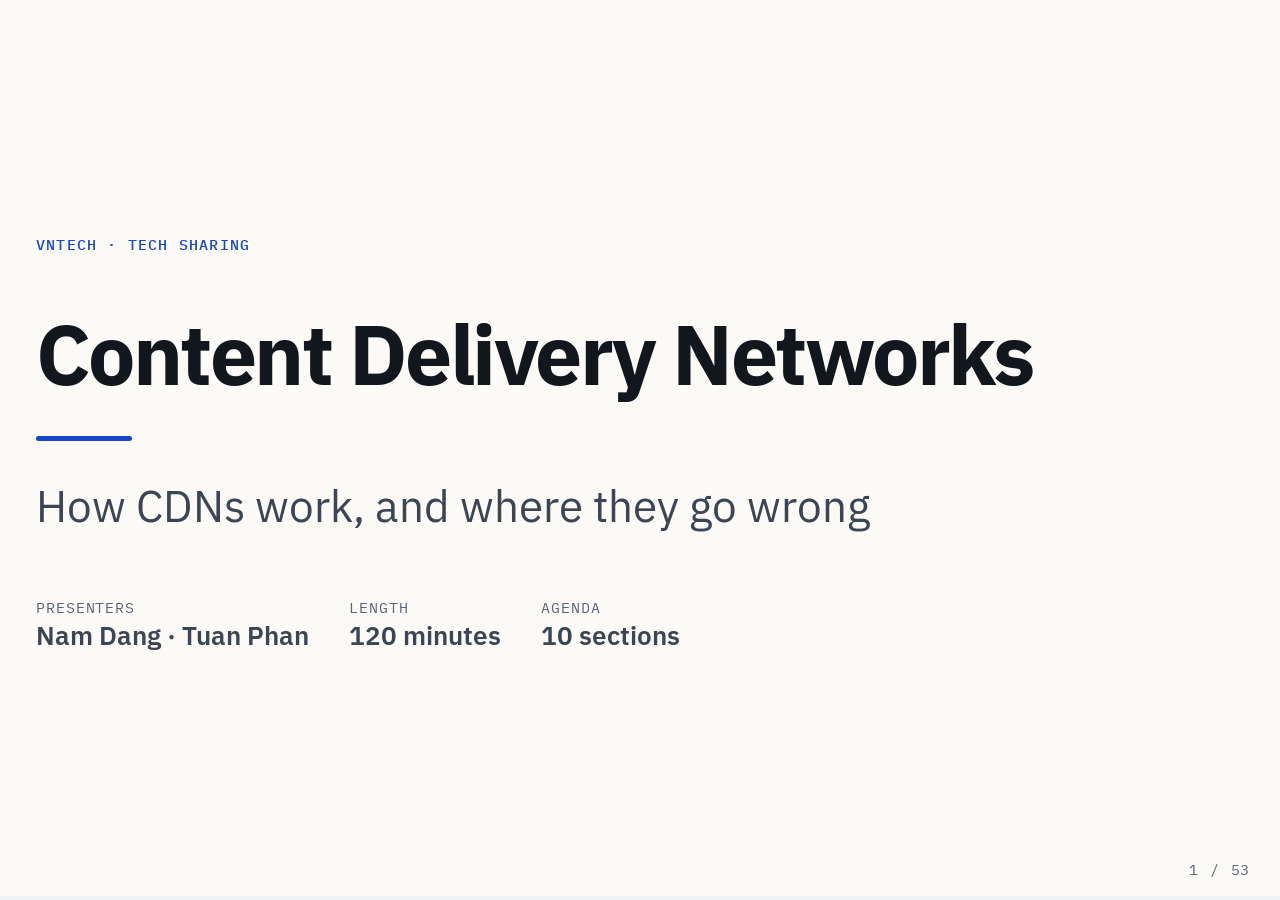
<file: deck/index.html>
<!doctype html>
<html lang="en" data-theme="light">
<head>
  <meta charset="utf-8" />
  <meta name="viewport" content="width=device-width, initial-scale=1" />
  <title>Content Delivery Networks</title>
  <link rel="icon" href="data:," />
  <link rel="stylesheet" href="vendor/reveal.js/reset.css" />
  <link rel="stylesheet" href="vendor/reveal.js/reveal.css" />
  <link rel="stylesheet" href="css/deck.css" />
  <script src="js/deck.js"></script>
</head>
<body>

<!-- ======================================================================
     ICON SPRITE: one set, 24×24 grid, stroke only. Reuse with
     <svg class="icon"><use href="#i-name"/></svg>
     ====================================================================== -->
<svg class="sprite" xmlns="http://www.w3.org/2000/svg" width="0" height="0" aria-hidden="true">
  <symbol id="i-user" viewBox="0 0 24 24"><circle cx="12" cy="8" r="4"/><path d="M4 21c0-4 3.6-7 8-7s8 3 8 7"/></symbol>
  <symbol id="i-server" viewBox="0 0 24 24"><rect x="3" y="4" width="18" height="7" rx="2"/><rect x="3" y="13" width="18" height="7" rx="2"/><path d="M7 7.5h.01M7 16.5h.01"/></symbol>
  <symbol id="i-edge" viewBox="0 0 24 24"><path d="M12 2.5l8.2 4.75v9.5L12 21.5l-8.2-4.75v-9.5z"/><circle cx="12" cy="12" r="2.5"/></symbol>
  <symbol id="i-pop" viewBox="0 0 24 24"><rect x="4" y="3" width="16" height="18" rx="2"/><path d="M8 8h8M8 12h8M8 16h8"/></symbol>
  <symbol id="i-compass" viewBox="0 0 24 24"><circle cx="12" cy="12" r="9"/><path d="M15.5 8.5l-2 5-5 2 2-5z"/></symbol>
  <symbol id="i-globe" viewBox="0 0 24 24"><circle cx="12" cy="12" r="9"/><path d="M3 12h18M12 3c3 3.2 3 14.8 0 18M12 3c-3 3.2-3 14.8 0 18"/></symbol>
  <symbol id="i-bolt" viewBox="0 0 24 24"><path d="M13 2.5L4.5 14H11l-1 7.5L18.5 10H12z"/></symbol>
  <symbol id="i-shield" viewBox="0 0 24 24"><path d="M12 3l8 3v6c0 5-3.4 8-8 9-4.6-1-8-4-8-9V6z"/></symbol>
  <symbol id="i-clock" viewBox="0 0 24 24"><circle cx="12" cy="12" r="9"/><path d="M12 7v5l3 2"/></symbol>
  <symbol id="i-coin" viewBox="0 0 24 24"><circle cx="12" cy="12" r="9"/><path d="M12 6.5v11M15 9.6c0-1.3-1.3-2.1-3-2.1s-3 .8-3 2.2c0 2.9 6 1.6 6 4.6 0 1.4-1.3 2.2-3 2.2s-3-.8-3-2.1"/></symbol>
  <symbol id="i-arrow" viewBox="0 0 24 24"><path d="M4 12h16M14 6l6 6-6 6"/></symbol>
  <symbol id="i-check" viewBox="0 0 24 24"><path d="M4 12.5l5 5L20 6.5"/></symbol>
  <symbol id="i-x" viewBox="0 0 24 24"><path d="M6 6l12 12M18 6L6 18"/></symbol>
  <symbol id="i-lock" viewBox="0 0 24 24"><rect x="5" y="11" width="14" height="10" rx="2"/><path d="M8 11V8a4 4 0 018 0v3"/></symbol>
  <symbol id="i-code" viewBox="0 0 24 24"><path d="M8 7l-5 5 5 5M16 7l5 5-5 5M13.5 5l-3 14"/></symbol>
  <symbol id="i-image" viewBox="0 0 24 24"><rect x="3" y="4" width="18" height="16" rx="2"/><circle cx="8.5" cy="9.5" r="1.5"/><path d="M21 16l-5-5-9 9"/></symbol>
  <symbol id="i-file" viewBox="0 0 24 24"><path d="M6 3h8l5 5v13H6zM14 3v5h5"/></symbol>
  <symbol id="i-type" viewBox="0 0 24 24"><path d="M5 7V5h14v2M12 5v14M9 19h6"/></symbol>
  <symbol id="i-download" viewBox="0 0 24 24"><path d="M12 4v11M7 10.5l5 5 5-5M5 20h14"/></symbol>
  <symbol id="i-upload" viewBox="0 0 24 24"><path d="M12 16V5M7 9.5l5-5 5 5M5 20h14"/></symbol>
  <symbol id="i-key" viewBox="0 0 24 24"><circle cx="8" cy="15" r="4"/><path d="M11 12l9-9M16 7l3 3"/></symbol>
  <symbol id="i-refresh" viewBox="0 0 24 24"><path d="M20 12a8 8 0 11-2.6-5.9M20 4v5h-5"/></symbol>
  <symbol id="i-layers" viewBox="0 0 24 24"><path d="M12 3l9 5-9 5-9-5zM3 12.5l9 5 9-5M3 17l9 5 9-5"/></symbol>
  <symbol id="i-alert" viewBox="0 0 24 24"><path d="M12 3.5L22 20.5H2zM12 10v5M12 17.8h.01"/></symbol>
  <symbol id="i-gauge" viewBox="0 0 24 24"><path d="M4 18a9 9 0 1116 0M12 14l4-5"/></symbol>
  <symbol id="i-route" viewBox="0 0 24 24"><circle cx="6" cy="18.5" r="2.5"/><circle cx="18" cy="5.5" r="2.5"/><path d="M8.5 18.5H14a3.5 3.5 0 000-7h-4a3.5 3.5 0 010-7h5.5"/></symbol>
  <symbol id="i-split" viewBox="0 0 24 24"><path d="M4 12h5l4-6h7M9 12l4 6h7M17 3l3 3-3 3M17 15l3 3-3 3"/></symbol>
  <symbol id="i-ban" viewBox="0 0 24 24"><circle cx="12" cy="12" r="9"/><path d="M5.7 5.7l12.6 12.6"/></symbol>
  <symbol id="i-bot" viewBox="0 0 24 24"><rect x="4" y="8" width="16" height="12" rx="2"/><path d="M12 4v4M9 13h.01M15 13h.01M9.5 16.5h5"/></symbol>
  <symbol id="i-pen" viewBox="0 0 24 24"><path d="M4 20l1-5L16 4l4 4L9 19zM13.5 6.5l4 4"/></symbol>
  <symbol id="i-pin" viewBox="0 0 24 24"><path d="M12 21s7-6.3 7-11.5a7 7 0 10-14 0C5 14.7 12 21 12 21z"/><circle cx="12" cy="9.5" r="2.5"/></symbol>
  <symbol id="i-qr" viewBox="0 0 24 24"><rect x="3" y="3" width="7" height="7" rx="1"/><rect x="14" y="3" width="7" height="7" rx="1"/><rect x="3" y="14" width="7" height="7" rx="1"/><path d="M14 14h3v3M21 14v.01M21 18v3h-3M14 21v-1"/></symbol>
</svg>

<div class="reveal">
<div class="slides">

<!-- ======================================================================
     COVER
     ====================================================================== -->
<section class="l-cover">
  <p class="eyebrow">VNTech · Tech sharing</p>
  <h1>Content Delivery Networks</h1>
  <div class="cover-rule"></div>
  <p class="cover-sub">How CDNs work, and where they go wrong</p>
  <div class="cover-meta">
    <span><small>Presenters</small><b>Nam Dang · Tuan Phan</b></span>
    <span><small>Length</small><b>120 minutes</b></span>
    <span><small>Agenda</small><b>10 sections</b></span>
  </div>
  <aside class="notes">
    <p>Chào mọi người. Hôm nay Nam và Tuấn chia sẻ về CDN trong khoảng 120 phút.</p>
    <p>Lộ trình gồm 10 phần: vì sao CDN tồn tại, cách nó hoạt động, caching, những gì đặt được sau CDN, protocol và network, security, edge computing, dùng trong thực tế, trade-off và pitfall, cuối cùng là checklist ra quyết định.</p>
    <p>Phím tắt: S mở speaker view, T đổi theme sáng/tối, F toàn màn hình, O xem tổng quan.</p>
  </aside>
</section>

<!-- ======================================================================
     SECTION 1: WHY A CDN EXISTS (1.1 – 1.5)
     ====================================================================== -->

<!-- 1.1 -->
<section class="l-figure" data-section="1 · Why a CDN exists">
  <header class="s-head">
    <p class="eyebrow">1.1 · The problem: physical distance</p>
    <h2>Round trips, not bandwidth, decide time to first byte</h2>
  </header>
  <div class="s-body">
    <div class="fig-row">
      <figure class="fig">
        <svg class="dg" viewBox="0 0 640 380" role="img" aria-label="Time to first byte: 600 ms from a far origin versus 60 ms from a nearby edge">
          <text x="20" y="30" class="t-strong">Far origin · RTT 200 ms</text>
          <rect class="seg seg-slow" x="20" y="46" width="160" height="64" rx="4"/>
          <rect class="seg seg-slow" x="180" y="46" width="160" height="64" rx="4"/>
          <rect class="seg seg-slow" x="340" y="46" width="160" height="64" rx="4"/>
          <text x="100" y="84" text-anchor="middle" class="t-mono">TCP</text>
          <text x="260" y="84" text-anchor="middle" class="t-mono">TLS 1.3</text>
          <text x="420" y="84" text-anchor="middle" class="t-mono">HTTP</text>
          <text x="516" y="89" class="t-num t-slow">600 ms</text>

          <text x="20" y="176" class="t-strong">Nearby edge · RTT 20 ms</text>
          <rect class="seg seg-fast" x="20" y="192" width="16" height="64" rx="3"/>
          <rect class="seg seg-fast" x="36" y="192" width="16" height="64" rx="3"/>
          <rect class="seg seg-fast" x="52" y="192" width="16" height="64" rx="3"/>
          <text x="84" y="235" class="t-num t-fast">60 ms</text>
          <text x="200" y="231" class="t-muted">same three round trips</text>

          <path class="ln ln-axis" d="M20 304H500M20 298v12M180 298v12M340 298v12M500 298v12"/>
          <text x="20" y="332" class="t-mono t-small t-muted">0</text>
          <text x="180" y="332" text-anchor="middle" class="t-mono t-small t-muted">200 ms</text>
          <text x="340" y="332" text-anchor="middle" class="t-mono t-small t-muted">400 ms</text>
          <text x="500" y="332" text-anchor="middle" class="t-mono t-small t-muted">600 ms</text>
          <text x="20" y="368" class="t-small t-muted">Time to first byte on a new HTTPS connection</text>
        </svg>
      </figure>
      <div class="col">
        <ul class="points">
          <li>Light in fiber: about 200,000 km/s</li>
          <li>HCMC to US West: 13,000 km</li>
          <li>130 ms in theory, 180–220 real</li>
          <li>Three round trips before first byte</li>
          <li>Slow start: 14 KB, then doubling</li>
        </ul>
      </div>
    </div>
  </div>
  <aside class="notes">
    <p>Bắt đầu từ vấn đề trước khi nói CDN là gì: khoảng cách vật lý.</p>
    <p>Ánh sáng trong cáp quang đi khoảng 200.000 km/s. Từ TP.HCM sang bờ Tây nước Mỹ khoảng 13.000 km, tức một round trip mất 130 ms trên lý thuyết, thực tế 180 đến 220 ms vì đường cáp không thẳng và còn qua nhiều router.</p>
    <p>Một kết nối HTTPS mới cần ít nhất ba round trip trước khi nhận byte đầu tiên: TCP handshake, TLS 1.3 handshake, rồi HTTP request. Origin ở xa với RTT 200 ms thì mất 600 ms; edge ở gần với RTT 20 ms thì chỉ 60 ms.</p>
    <p>Sau byte đầu tiên, TCP slow start chỉ gửi khoảng 14 KB ở round trip đầu rồi gấp đôi dần, nên file càng lớn càng phải trả tiền khoảng cách thêm nhiều lần.</p>
    <p>Ý chính: latency bằng số round trip nhân với khoảng cách. Tối ưu code server không rút ngắn được đường đi.</p>
  </aside>
</section>

<!-- 1.2 -->
<section class="l-figure" data-section="1 · Why a CDN exists">
  <header class="s-head">
    <p class="eyebrow">1.2 · What a CDN is</p>
    <h2>A CDN is a caching reverse proxy, replicated close to users</h2>
  </header>
  <div class="s-body">
    <div class="fig-row">
      <figure class="fig">
        <svg class="dg dg-anim" viewBox="0 0 640 400" role="img" aria-label="Without a CDN every request crosses the world to the single origin; with one, users in Hanoi and Paris each reach a nearby edge and the origin is contacted only on a cache miss">
          <rect class="box box-origin" x="490" y="170" width="130" height="60" rx="12"/>
          <use href="#i-server" x="504" y="188" width="24" height="24" class="ic ic-origin"/>
          <text x="538" y="207" class="t-strong">Origin</text>

          <g data-scene="direct" data-loop="4.6">
            <path id="ov-d0" class="wire" d="M60 90L490 190"/>
            <path id="ov-d1" class="wire" d="M60 310L490 210"/>
            <circle class="pkt" r="6" data-along="#ov-d0" data-at="0.3" data-dur="1.6"/>
            <circle class="pkt pkt-miss" r="6" data-along="#ov-d0" data-at="2.1" data-dur="1.6" data-rev/>
            <circle class="pkt" r="6" data-along="#ov-d1" data-at="0.6" data-dur="1.6"/>
            <circle class="pkt pkt-miss" r="6" data-along="#ov-d1" data-at="2.4" data-dur="1.6" data-rev/>
          </g>

          <g class="fragment" data-scene="cdn" data-loop="8">
            <path id="ov-u0" class="wire" d="M60 90H130"/>
            <path id="ov-o0" class="wire wire-rare" d="M250 90L490 190"/>
            <path id="ov-u1" class="wire" d="M60 310H130"/>
            <path id="ov-o1" class="wire wire-rare" d="M250 310L490 210"/>
            <circle class="pkt" r="6" data-along="#ov-u0" data-at="0.3, 4.3, 5.5, 6.7" data-dur="0.3"/>
            <circle class="pkt pkt-miss" r="6" data-along="#ov-o0" data-at="0.7" data-dur="1.2"/>
            <circle class="pkt pkt-miss" r="6" data-along="#ov-o0" data-at="2" data-dur="1.2" data-rev/>
            <circle class="pkt pkt-miss" r="6" data-along="#ov-u0" data-at="3.3" data-dur="0.3" data-rev/>
            <circle class="pkt pkt-hit" r="6" data-along="#ov-u0" data-at="4.65, 5.85, 7.05" data-dur="0.3" data-rev/>
            <circle class="pkt" r="6" data-along="#ov-u1" data-at="0.6, 4.6, 5.8, 7" data-dur="0.3"/>
            <circle class="pkt pkt-miss" r="6" data-along="#ov-o1" data-at="1" data-dur="1.2"/>
            <circle class="pkt pkt-miss" r="6" data-along="#ov-o1" data-at="2.3" data-dur="1.2" data-rev/>
            <circle class="pkt pkt-miss" r="6" data-along="#ov-u1" data-at="3.6" data-dur="0.3" data-rev/>
            <circle class="pkt pkt-hit" r="6" data-along="#ov-u1" data-at="4.95, 6.15, 7.35" data-dur="0.3" data-rev/>
            <rect class="box box-edge" x="130" y="60" width="120" height="60" rx="12"/>
            <use href="#i-edge" x="144" y="78" width="24" height="24" class="ic ic-edge"/>
            <text x="178" y="97" class="t-strong">Edge</text>
            <rect class="box box-edge" x="130" y="280" width="120" height="60" rx="12"/>
            <use href="#i-edge" x="144" y="298" width="24" height="24" class="ic ic-edge"/>
            <text x="178" y="317" class="t-strong">Edge</text>
          </g>

          <use href="#i-user" x="24" y="78" width="24" height="24" class="ic ic-user"/>
          <text x="36" y="124" text-anchor="middle" class="t-small t-muted">Hanoi</text>
          <use href="#i-user" x="24" y="298" width="24" height="24" class="ic ic-user"/>
          <text x="36" y="344" text-anchor="middle" class="t-small t-muted">Paris</text>
        </svg>
      </figure>
      <div class="col">
        <ul class="points">
          <li>Edge servers sit between users and origin</li>
          <li>Each edge keeps copies, answers nearby</li>
          <li>The origin stays in one place</li>
          <li>Cache beside origin: less load, same distance</li>
          <li>A CDN reduces both</li>
        </ul>
      </div>
    </div>
  </div>
  <aside class="notes">
    <p>CDN là một mạng phân tán gồm các edge server nằm giữa user và origin của mình.</p>
    <p>Mỗi edge giữ bản sao nội dung và trả lời request từ vị trí gần user nhất. Origin vẫn chỉ ở một chỗ; user ở Hà Nội và user ở Paris mỗi người nói chuyện với một edge gần họ.</p>
    <p>So sánh với cache đặt cạnh origin như Varnish hay Nginx: loại đó giảm tải cho origin nhưng không giảm khoảng cách. CDN giảm được cả hai.</p>
    <p>Định nghĩa gọn: CDN là một caching reverse proxy, được triển khai ở rất nhiều nơi, trả lời thay cho origin.</p>
  </aside>
</section>

<!-- 1.3 -->
<section class="l-cards" data-section="1 · Why a CDN exists">
  <header class="s-head">
    <p class="eyebrow">1.3 · What you gain</p>
    <h2>Five benefits, and none of them is automatic</h2>
  </header>
  <div class="s-body">
    <div class="cards c5">
      <div class="card">
        <svg class="icon icon-l"><use href="#i-bolt"/></svg>
        <h3>Lower latency</h3>
        <p>Tens of milliseconds, not hundreds</p>
        <span class="chip is-need">needs cacheable content</span>
      </div>
      <div class="card">
        <svg class="icon icon-l"><use href="#i-server"/></svg>
        <h3>Less origin load</h3>
        <p>Cache hits never reach the origin</p>
        <span class="chip is-need">needs cacheable content</span>
      </div>
      <div class="card">
        <svg class="icon icon-l"><use href="#i-refresh"/></svg>
        <h3>Higher availability</h3>
        <p>PoP failover; stale copies when origin is down</p>
      </div>
      <div class="card">
        <svg class="icon icon-l"><use href="#i-coin"/></svg>
        <h3>Lower bandwidth cost</h3>
        <p>Fewer origin bytes, smaller payloads</p>
      </div>
      <div class="card">
        <svg class="icon icon-l"><use href="#i-shield"/></svg>
        <h3>Security</h3>
        <p>Absorb DDoS, run a WAF, hide the origin</p>
        <span class="chip is-need">needs a hidden origin</span>
      </div>
    </div>
  </div>
  <aside class="notes">
    <p>CDN mang lại năm lợi ích, nhưng mỗi cái đều có điều kiện đi kèm.</p>
    <p>Một, latency thấp hơn: handshake và nội dung đến từ nơi cách vài chục ms thay vì vài trăm ms.</p>
    <p>Hai, giảm tải origin: mỗi cache hit là một request origin không phải xử lý. Tỉ lệ cụ thể phụ thuộc cache hit ratio của từng site: site chủ yếu là static thì phần lớn request dừng ở edge, site nhiều nội dung động thì ít hơn.</p>
    <p>Ba, availability cao hơn: traffic tự chuyển khi một PoP hỏng, và edge có thể trả nội dung đã cache khi origin down. Phần 3.6 sẽ nói kỹ.</p>
    <p>Bốn, giảm chi phí bandwidth: origin gửi ít byte hơn, phần còn lại được nén và tối ưu ảnh ở edge.</p>
    <p>Năm, security: edge là nơi tự nhiên để hấp thụ DDoS, chạy WAF và giấu origin. Phần 6 nói kỹ.</p>
    <p>Điều kiện: latency và offload chỉ có khi nội dung cacheable. Security chỉ có khi origin không bị gọi trực tiếp. Lợi ích không tự động đến.</p>
  </aside>
</section>

<!-- 1.4 -->
<section class="l-cards" data-section="1 · Why a CDN exists">
  <header class="s-head">
    <p class="eyebrow">1.4 · A short history</p>
    <h2>The direction never changed: work keeps moving from origin to edge</h2>
  </header>
  <div class="s-body">
    <div class="cards c3">
      <div class="card">
        <span class="card-kicker">Late 1990s</span>
        <h3>Static files</h3>
        <p>Akamai, 1998, from MIT: surviving flash crowds</p>
        <p>Images, downloads, later video</p>
      </div>
      <div class="card fragment">
        <span class="card-kicker">2000s and 2010s</span>
        <h3>Dynamic acceleration and security</h3>
        <p>CloudFront 2008, Cloudflare 2010, Fastly 2011</p>
        <p>TLS, DDoS protection, WAF become standard</p>
      </div>
      <div class="card fragment">
        <span class="card-kicker">From about 2017</span>
        <h3>Edge compute</h3>
        <p>Lambda@Edge, Cloudflare Workers</p>
        <p>Your code runs at the edge</p>
      </div>
    </div>
  </div>
  <aside class="notes">
    <p>Lịch sử CDN gói trong ba giai đoạn.</p>
    <p>Cuối thập niên 1990: static file. Akamai ra đời năm 1998 từ MIT để giải bài toán flash crowd, tức traffic tăng đột biến. CDN lúc đó phân phối ảnh, file download, sau này là video.</p>
    <p>(Bấm tiếp) Thập niên 2000 và 2010: dynamic acceleration và security. Tái sử dụng connection và routing tốt hơn giúp tăng tốc cả request không cache được. CloudFront ra năm 2008, Cloudflare 2010, Fastly 2011. TLS, chống DDoS và WAF trở thành tiêu chuẩn.</p>
    <p>(Bấm tiếp) Từ khoảng 2017: edge compute. Lambda@Edge và Cloudflare Workers cho phép chạy code của mình ngay tại edge.</p>
    <p>Hướng đi không đổi: ngày càng nhiều việc được chuyển từ origin ra edge.</p>
  </aside>
</section>

<!-- 1.5 -->
<section class="l-table" data-section="1 · Why a CDN exists">
  <header class="s-head">
    <p class="eyebrow">1.5 · Business impact</p>
    <h2>Speed measurably affects revenue; how much differs for every product</h2>
  </header>
  <div class="s-body">
    <table class="tbl">
      <thead><tr><th>Source</th><th>Finding</th></tr></thead>
      <tbody>
        <tr><td>Amazon, 2006</td><td>Every 100 ms of added latency cost about 1% of sales</td></tr>
        <tr><td>Google / DoubleClick, 2016</td><td>53% of mobile visits are abandoned when a page takes over 3 s</td></tr>
        <tr><td>Google / SOASTA, 2017</td><td>Load time from 1 s to 3 s: bounce probability up 32%</td></tr>
        <tr><td>Deloitte, 2020</td><td>0.1 s faster on mobile: retail conversions +8.4%, travel +10.1%</td></tr>
      </tbody>
    </table>
    <ul class="points">
      <li>A trend, not constants</li>
      <li>Your number needs your own measurement</li>
    </ul>
  </div>
  <aside class="notes">
    <p>Tốc độ có ảnh hưởng đo được tới doanh thu. Vài nghiên cứu hay được trích dẫn:</p>
    <p>Amazon 2006: mỗi 100 ms latency tăng thêm làm mất khoảng 1% doanh số. [cần kiểm chứng: số liệu từ một bài nói nội bộ của Amazon, không có báo cáo chính thức]</p>
    <p>Google / DoubleClick 2016: 53% lượt truy cập mobile bị bỏ nếu trang tải lâu hơn 3 giây.</p>
    <p>Google / SOASTA 2017: thời gian tải tăng từ 1 lên 3 giây làm xác suất bounce tăng 32%.</p>
    <p>Deloitte 2020, báo cáo "Milliseconds Make Millions": nhanh hơn 0,1 giây trên mobile làm conversion của retail tăng 8,4% và travel tăng 10,1%.</p>
    <p>Lưu ý: đây là các nghiên cứu cụ thể trong bối cảnh cụ thể. Dùng để thấy xu hướng, đừng coi là hằng số. Con số chính xác cho sản phẩm của mình chỉ có được khi tự đo.</p>
  </aside>
</section>

<!-- ======================================================================
     SECTION 2: HOW IT WORKS (2.1 – 2.6)
     ====================================================================== -->

<!-- 2.1 -->
<section class="l-cards" data-section="2 · How it works">
  <header class="s-head">
    <p class="eyebrow">2.1 · Core parts</p>
    <h2>The origin holds the master, edges hold copies, DNS points the way</h2>
  </header>
  <div class="s-body">
    <div class="cards c4">
      <div class="card">
        <svg class="icon icon-l"><use href="#i-server"/></svg>
        <h3>Origin</h3>
        <p>Master copy: web server, load balancer, S3</p>
      </div>
      <div class="card">
        <svg class="icon icon-l"><use href="#i-edge"/></svg>
        <h3>Edge server</h3>
        <p>Receives requests, checks its cache, responds</p>
      </div>
      <div class="card">
        <svg class="icon icon-l"><use href="#i-pop"/></svg>
        <h3>PoP</h3>
        <p>One location, many edge servers</p>
      </div>
      <div class="card">
        <svg class="icon icon-l"><use href="#i-compass"/></svg>
        <h3>DNS</h3>
        <p>First step; with routing, picks the PoP</p>
      </div>
    </div>
    <div class="callout">
      <svg class="icon"><use href="#i-pin"/></svg>
      <p><b>Caches are per PoP:</b> Singapore HIT, Tokyo MISS</p>
    </div>
  </div>
  <aside class="notes">
    <p>Chuyển phần: phần 1 đã trả lời câu hỏi vì sao cần CDN: khoảng cách vật lý làm chậm, và tốc độ ảnh hưởng đo được tới doanh thu. Giờ sang phần 2 để mở cái hộp đó ra: CDN gồm những gì, và một request đi qua nó như thế nào.</p>
    <p>Bốn thành phần cốt lõi.</p>
    <p>Origin: nơi giữ bản gốc của nội dung. Có thể là web server, load balancer, hoặc object storage như S3.</p>
    <p>Edge server: một máy của CDN, nhận request của user, kiểm tra cache rồi trả lời.</p>
    <p>PoP, point of presence: một địa điểm vật lý, thường là data center, chứa nhiều edge server. Số lượng và vị trí PoP quyết định CDN đến gần user của mình tới mức nào.</p>
    <p>DNS: bước đầu tiên của mọi request. Cùng với routing (slide 2.3), nó quyết định user tới PoP nào.</p>
    <p>Điểm quan trọng: mỗi PoP có cache riêng. Object đã cache ở Singapore vẫn là MISS ở Tokyo.</p>
  </aside>
</section>

<!-- 2.2 -->
<section class="l-figure" data-section="2 · How it works">
  <header class="s-head">
    <p class="eyebrow">2.2 · Request lifecycle</p>
    <h2>On a HIT the origin sees nothing; on a MISS the edge fetches once</h2>
  </header>
  <div class="s-body">
    <div class="fig-row">
      <figure class="fig">
        <svg class="dg dg-anim" viewBox="0 0 640 370" data-loop="10.5" role="img" aria-label="A first request misses: the edge fetches from the origin and stores the object. The next request is a hit and never reaches the origin.">
          <path id="rl-dns" class="wire" d="M90 210V90"/>
          <path id="rl-be" class="wire" d="M160 240H250"/>
          <path id="rl-eo" class="wire" d="M390 240H480"/>
          <path class="wire" d="M320 270V296"/>
          <rect class="slot" x="290" y="296" width="60" height="44" rx="8"/>
          <g data-show="5.9 10.5">
            <rect class="box box-edge" x="290" y="296" width="60" height="44" rx="8"/>
            <use href="#i-file" x="308" y="306" width="24" height="24" class="ic ic-edge"/>
          </g>

          <circle class="pkt" r="6" data-along="#rl-dns" data-at="0.3" data-dur="0.7"/>
          <circle class="pkt" r="6" data-along="#rl-dns" data-at="1" data-dur="0.7" data-rev/>
          <circle class="pkt" r="6" data-along="#rl-be" data-at="1.9, 3.1, 7.6" data-dur="0.5"/>
          <circle class="pkt" r="6" data-along="#rl-be" data-at="2.4" data-dur="0.5" data-rev/>
          <circle class="pkt pkt-miss" r="6" data-along="#rl-eo" data-at="4.2" data-dur="0.8"/>
          <circle class="pkt pkt-miss" r="6" data-along="#rl-eo" data-at="5.1" data-dur="0.8" data-rev/>
          <circle class="pkt pkt-miss" r="6" data-along="#rl-be" data-at="6.1" data-dur="0.6" data-rev/>
          <circle class="pkt pkt-hit" r="6" data-along="#rl-be" data-at="8.6" data-dur="0.5" data-rev/>

          <rect class="box " x="20" y="30" width="140" height="60" rx="12"/>
          <use href="#i-compass" x="34" y="48" width="24" height="24" class="ic ic-muted"/>
          <text x="68" y="67" class="t-strong">DNS</text>
          <rect class="box box-user" x="20" y="210" width="140" height="60" rx="12"/>
          <use href="#i-user" x="34" y="228" width="24" height="24" class="ic ic-user"/>
          <text x="68" y="247" class="t-strong">Browser</text>
          <rect class="box box-edge" x="250" y="210" width="140" height="60" rx="12"/>
          <use href="#i-edge" x="264" y="228" width="24" height="24" class="ic ic-edge"/>
          <text x="298" y="247" class="t-strong">Edge</text>
          <rect class="box box-origin" x="480" y="210" width="140" height="60" rx="12"/>
          <use href="#i-server" x="494" y="228" width="24" height="24" class="ic ic-origin"/>
          <text x="528" y="247" class="t-strong">Origin</text>

          <g class="mark"><circle cx="58" cy="150" r="13"/><text x="58" y="155.5">1</text></g>
          <g class="mark mark-lit" data-show="0.3 1.7"><circle cx="58" cy="150" r="13"/><text x="58" y="155.5">1</text></g>
          <g class="mark"><circle cx="205" cy="212" r="13"/><text x="205" y="217.5">2</text></g>
          <g class="mark mark-lit" data-show="1.9 2.9"><circle cx="205" cy="212" r="13"/><text x="205" y="217.5">2</text></g>
          <g class="mark"><circle cx="262" cy="318" r="13"/><text x="262" y="323.5">3</text></g>
          <g class="mark mark-lit" data-show="3.6 4.2, 8.1 8.6"><circle cx="262" cy="318" r="13"/><text x="262" y="323.5">3</text></g>
          <g class="mark"><circle cx="205" cy="268" r="13"/><text x="205" y="273.5">4</text></g>
          <g class="mark mark-lit" data-show="6.1 6.8, 8.6 9.2"><circle cx="205" cy="268" r="13"/><text x="205" y="273.5">4</text></g>
          <g class="tag tag-miss" data-show="3.7 6.1">
            <rect x="288" y="166" width="64" height="28" rx="14"/>
            <text x="320" y="185.5">MISS</text>
          </g>
          <g class="tag tag-hit" data-show="8.2 9.6">
            <rect x="288" y="166" width="64" height="28" rx="14"/>
            <text x="320" y="185.5">HIT</text>
          </g>
        </svg>
      </figure>
      <div class="col">
        <ol class="steps">
          <li><b>DNS:</b> CNAME resolves to an edge IP</li>
          <li><b>Connect:</b> TCP and TLS, nearby</li>
          <li><b>Lookup:</b> key is host, path, query</li>
          <li><b>Respond:</b> <code>Age</code>, <code>X-Cache</code> tell the story</li>
        </ol>
        <ul class="points">
          <li>Cached but expired: revalidate</li>
          <li>First requester per PoP pays full price</li>
        </ul>
      </div>
    </div>
  </div>
  <aside class="notes">
    <p>Vòng đời một request qua CDN có bốn bước.</p>
    <p>Một, DNS: browser resolve static.example.com, đây là một CNAME trỏ tới CDN, và nhận về IP của một edge.</p>
    <p>Hai, Connect: TCP và TLS handshake diễn ra với edge ở gần.</p>
    <p>Ba, Lookup: edge tính cache key gồm host, path, query string rồi tra cache. Nếu HIT, tức có bản còn fresh, edge trả lời ngay và origin không hề thấy request. Nếu MISS, edge fetch từ origin, đọc Cache-Control để quyết định có lưu không và lưu bao lâu, rồi lưu lại.</p>
    <p>Bốn, Respond: response mang theo header cho biết chuyện gì đã xảy ra, ví dụ Age và X-Cache.</p>
    <p>Có trạng thái thứ ba: object đã cache nhưng hết hạn, edge sẽ revalidate với origin, slide 3.3 nói kỹ.</p>
    <p>Người request đầu tiên ở mỗi PoP trả đủ giá. Những người sau được hưởng lợi cho tới khi object hết hạn hoặc bị evict.</p>
  </aside>
</section>

<!-- 2.3 -->
<section class="l-table" data-section="2 · How it works">
  <header class="s-head">
    <p class="eyebrow">2.3 · Reaching the nearest edge: GeoDNS vs Anycast</p>
    <h2>GeoDNS picks the PoP at lookup time; Anycast lets routing pick it</h2>
  </header>
  <div class="s-body">
    <div class="swap">
    <table class="tbl fragment fade-out" data-fragment-index="0">
      <thead><tr><th></th><th>GeoDNS</th><th>Anycast</th></tr></thead>
      <tbody>
        <tr><th>How</th><td>DNS guesses location from the asker's IP. Each PoP has its own IP.</td><td>Every PoP announces the same IP over BGP. Routers deliver to the closest.</td></tr>
        <tr><th>Decision layer</th><td>DNS</td><td>Routing (BGP)</td></tr>
        <tr><th>Weakness</th><td>Sees the resolver, not the user. EDNS Client Subnet helps, when sent.</td><td>"Close" means few hops and carrier policy, not geography or speed.</td></tr>
        <tr><th>When a PoP fails</th><td>Users move only after the DNS TTL expires</td><td>Route withdrawn; traffic shifts within seconds</td></tr>
        <tr><th>Examples</th><td>Akamai, CloudFront (mostly)</td><td>Cloudflare</td></tr>
      </tbody>
    </table>
    <figure class="fig fragment" data-fragment-index="0" data-scene="route">
      <svg class="dg dg-anim" viewBox="0 0 1160 400" role="img" aria-label="Left, GeoDNS: DNS answers with the IP of PoP A; when PoP A fails the user keeps hitting it until the DNS TTL expires, then asks again and gets PoP B. Right, Anycast: both PoPs share one IP and the router delivers to PoP A because its path has fewer hops; when PoP A fails the route is withdrawn and the next packet goes to PoP B.">
        <!-- empty default scene: the loop starts when the figure replaces the table -->
        <g data-scene="idle"></g>
        <g data-scene="route" data-loop="10.6">
          <path class="ln" d="M580 10V390"/>

          <!-- GeoDNS -->
          <text x="10" y="32" class="t-strong">GeoDNS</text>
          <path id="gd-q" class="wire" d="M70 170V80H200"/>
          <path id="gd-a" class="rail" d="M130 190H360V140H420"/>
          <path class="wire" d="M130 190H360V140H420" data-show="0 4.5"/>
          <path class="wire wire-dead" d="M130 190H360V140H420" data-show="4.5 10.6"/>
          <path id="gd-b" class="wire" d="M130 210H360V300H420"/>

          <circle class="pkt" r="6" data-along="#gd-q" data-at="0.3, 7" data-dur="0.7"/>
          <circle class="pkt" r="6" data-along="#gd-q" data-at="1, 7.7" data-dur="0.7" data-rev/>
          <circle class="pkt" r="6" data-along="#gd-a" data-at="2" data-dur="0.9"/>
          <circle class="pkt pkt-hit" r="6" data-along="#gd-a" data-at="2.9" data-dur="0.9" data-rev/>
          <circle class="pkt pkt-err" r="6" data-along="#gd-a" data-at="5.2, 6.1" data-dur="0.9"/>
          <circle class="pkt" r="6" data-along="#gd-b" data-at="8.5" data-dur="0.9"/>
          <circle class="pkt pkt-hit" r="6" data-along="#gd-b" data-at="9.4" data-dur="0.9" data-rev/>

          <rect class="box" x="200" y="50" width="120" height="60" rx="12"/>
          <use href="#i-compass" x="214" y="68" width="24" height="24" class="ic ic-muted"/>
          <text x="248" y="87" class="t-strong">DNS</text>
          <text x="260" y="134" text-anchor="middle" class="t-mono t-small t-muted" data-show="1.4 8.1">→ PoP A</text>
          <text x="260" y="134" text-anchor="middle" class="t-mono t-small t-fast" data-show="8.1 10.6">→ PoP B</text>
          <rect class="box box-user" x="10" y="170" width="120" height="60" rx="12"/>
          <use href="#i-user" x="24" y="188" width="24" height="24" class="ic ic-user"/>
          <text x="58" y="207" class="t-strong">User</text>
          <text x="485" y="100" text-anchor="middle" class="t-mono t-small t-muted">192.0.2.1</text>
          <rect class="box box-edge" x="420" y="110" width="130" height="60" rx="12"/>
          <use href="#i-edge" x="434" y="128" width="24" height="24" class="ic ic-edge"/>
          <text x="468" y="147" class="t-strong">PoP A</text>
          <g data-show="4.5 10.6">
            <rect class="box box-err" x="420" y="110" width="130" height="60" rx="12"/>
            <use href="#i-x" x="434" y="128" width="24" height="24" class="ic ic-err"/>
            <text x="468" y="147" class="t-strong t-err">PoP A</text>
          </g>
          <text x="485" y="260" text-anchor="middle" class="t-mono t-small t-muted">198.51.100.1</text>
          <rect class="box box-edge" x="420" y="270" width="130" height="60" rx="12"/>
          <use href="#i-edge" x="434" y="288" width="24" height="24" class="ic ic-edge"/>
          <text x="468" y="307" class="t-strong">PoP B</text>
          <g class="tag tag-miss" data-show="4.8 8.1">
            <rect x="20" y="250" width="100" height="28" rx="14"/>
            <text x="70" y="269.5">DNS TTL</text>
          </g>

          <!-- Anycast -->
          <text x="610" y="32" class="t-strong">Anycast</text>
          <path class="wire" d="M730 200H840V300H1020"/>
          <path id="an-a" class="rail" d="M730 200H840V140H1020"/>
          <path id="an-b" class="rail" d="M730 200H840V300H1020"/>
          <path class="wire" d="M840 200V140H1020" data-show="0 4.5"/>
          <path class="wire wire-dead" d="M840 200V140H1020" data-show="4.5 10.6"/>

          <circle class="pkt" r="6" data-along="#an-a" data-at="0.5, 2.5" data-dur="0.9"/>
          <circle class="pkt pkt-hit" r="6" data-along="#an-a" data-at="1.4, 3.4" data-dur="0.9" data-rev/>
          <circle class="pkt" r="6" data-along="#an-b" data-at="5.2, 8" data-dur="1.3"/>
          <circle class="pkt pkt-hit" r="6" data-along="#an-b" data-at="6.5, 9.3" data-dur="1.3" data-rev/>

          <circle class="hop" cx="840" cy="200" r="10"/>
          <text x="826" y="186" text-anchor="end" class="t-mono t-small t-muted">BGP</text>
          <circle class="hop" cx="930" cy="140" r="8"/>
          <text x="930" y="122" text-anchor="middle" class="t-mono t-small t-fast">2 hops</text>
          <circle class="hop" cx="885" cy="300" r="8"/>
          <circle class="hop" cx="930" cy="300" r="8"/>
          <circle class="hop" cx="975" cy="300" r="8"/>
          <text x="930" y="332" text-anchor="middle" class="t-mono t-small t-slow">4 hops</text>
          <text x="826" y="230" text-anchor="end" class="t-mono t-small t-fast" data-show="4.9 10.6">rerouted</text>
          <rect class="box box-user" x="610" y="170" width="120" height="60" rx="12"/>
          <use href="#i-user" x="624" y="188" width="24" height="24" class="ic ic-user"/>
          <text x="658" y="207" class="t-strong">User</text>
          <text x="1085" y="100" text-anchor="middle" class="t-mono t-small t-muted">203.0.113.1</text>
          <rect class="box box-edge" x="1020" y="110" width="130" height="60" rx="12"/>
          <use href="#i-edge" x="1034" y="128" width="24" height="24" class="ic ic-edge"/>
          <text x="1068" y="147" class="t-strong">PoP A</text>
          <g data-show="4.5 10.6">
            <rect class="box box-err" x="1020" y="110" width="130" height="60" rx="12"/>
            <use href="#i-x" x="1034" y="128" width="24" height="24" class="ic ic-err"/>
            <text x="1068" y="147" class="t-strong t-err">PoP A</text>
          </g>
          <text x="1085" y="260" text-anchor="middle" class="t-mono t-small t-muted">203.0.113.1</text>
          <rect class="box box-edge" x="1020" y="270" width="130" height="60" rx="12"/>
          <use href="#i-edge" x="1034" y="288" width="24" height="24" class="ic ic-edge"/>
          <text x="1068" y="307" class="t-strong">PoP B</text>
        </g>
      </svg>
    </figure>
    </div>
    <p class="caption">Anycast also spreads attack traffic across PoPs</p>
  </div>
  <aside class="notes">
    <p>Làm sao user tới được edge gần nhất? Có hai cách.</p>
    <p>GeoDNS: DNS của CDN nhìn IP của bên hỏi, đoán vị trí rồi trả về IP của PoP phù hợp. Mỗi PoP có IP riêng. Quyết định nằm ở tầng DNS. Điểm yếu: DNS chỉ thấy resolver chứ không thấy user, nên user dùng resolver ở nước ngoài có thể bị đưa tới sai chỗ. EDNS Client Subnet giúp được, nhưng không phải resolver nào cũng gửi. Khi một PoP hỏng, user chỉ chuyển đi sau khi TTL của DNS record hết.</p>
    <p>Anycast: mọi PoP cùng quảng bá một IP qua BGP, router trên Internet đưa packet tới PoP gần nhất theo nghĩa network. Quyết định nằm ở tầng routing. Điểm yếu: "gần" trong BGP nghĩa là ít hop và theo policy của nhà mạng, chưa chắc gần về địa lý hay nhanh hơn, và khó điều khiển chính xác. Khi một PoP hỏng, nó rút route và traffic chuyển trong vài giây.</p>
    <p>Ví dụ: Akamai và phần lớn CloudFront dùng GeoDNS; Cloudflare dùng Anycast. [cần kiểm chứng: cách phân loại vendor là đơn giản hóa, thực tế nhiều CDN kết hợp cả hai]</p>
    <p>Anycast còn giúp security: traffic tấn công bị chia ra nhiều PoP thay vì dồn vào một chỗ, xem 6.1.</p>
    <p>Bấm next: bảng đổi thành hai diagram chạy song song. Bên trái là GeoDNS: user hỏi DNS, nhận IP của PoP A rồi đi tới đó. Khi PoP A hỏng, user vẫn giữ câu trả lời cũ nên request tiếp tục chết ở PoP A cho tới khi DNS TTL hết, lúc đó mới hỏi lại và được đưa sang PoP B. Bên phải là Anycast: hai PoP cùng một IP, router chọn PoP A vì đường tới đó ít hop hơn (2 so với 4), chứ không phải vì gần về địa lý. Khi PoP A hỏng, route bị rút và packet kế tiếp sang PoP B ngay, user không phải làm gì.</p>
  </aside>
</section>

<!-- 2.4 -->
<section class="l-two-col" data-section="2 · How it works">
  <header class="s-head">
    <p class="eyebrow">2.4 · Pull vs push</p>
    <h2>Pull fetches on demand, push uploads in advance; most websites pull</h2>
  </header>
  <div class="s-body">
    <div class="cols">
      <div class="col">
        <h3 class="col-title"><svg class="icon"><use href="#i-download"/></svg>Pull (the default)</h3>
        <ul class="points">
          <li>Edge fetches on the first request</li>
          <li>No upload step, one source of truth</li>
          <li>First request per PoP is slow</li>
        </ul>
      </div>
      <div class="col">
        <h3 class="col-title"><svg class="icon"><use href="#i-upload"/></svg>Push</h3>
        <ul class="points">
          <li>Upload before anyone asks</li>
          <li>Fits installers, game patches, video</li>
          <li>You own syncing and cleanup</li>
        </ul>
      </div>
    </div>
    <div class="callout">
      <svg class="icon"><use href="#i-layers"/></svg>
      <p><b>Hybrid:</b> deploy to S3 or R2, CDN pulls</p>
    </div>
  </div>
  <aside class="notes">
    <p>Ai đưa nội dung lên CDN, và khi nào?</p>
    <p>Pull là mặc định: mình khai báo origin ở đâu. Ở request đầu tiên cho một file, edge tự fetch và cache lại. Không có bước upload, chỉ có một source of truth. Nhược điểm: request đầu tiên ở mỗi PoP sẽ chậm.</p>
    <p>Push: mình upload nội dung lên storage của CDN trước khi có ai hỏi. Hợp với file lớn và nhu cầu dự đoán được như installer, game patch, video. Mình kiểm soát chính xác cái gì nằm ở đó, nhưng cũng tự lo việc đồng bộ và dọn dẹp.</p>
    <p>Kiểu lai phổ biến: lúc deploy thì upload file lên object storage như S3 hay R2, rồi để CDN pull từ storage đó.</p>
    <p>Hầu hết website dùng pull.</p>
  </aside>
</section>

<!-- 2.5 -->
<section class="l-figure" data-section="2 · How it works">
  <header class="s-head">
    <p class="eyebrow">2.5 · Tiered caching and origin shield</p>
    <h2>One extra cache layer stops hundreds of PoPs from calling the origin</h2>
  </header>
  <div class="s-body">
    <div class="fig-row">
      <figure class="fig">
        <svg class="dg dg-anim" viewBox="0 0 640 400" role="img" aria-label="Without tiering every PoP calls the origin; with an upper tier only a few nodes do">
          <rect class="box box-origin" x="250" y="320" width="140" height="60" rx="12"/>

          <g data-scene="flat" data-loop="4.5">
            <path id="tc-f0" class="wire" d="M54 64L278 320"/>
            <path id="tc-f1" class="wire" d="M130 64L290 320"/>
            <path id="tc-f2" class="wire" d="M206 64L302 320"/>
            <path id="tc-f3" class="wire" d="M282 64L314 320"/>
            <path id="tc-f4" class="wire" d="M358 64L326 320"/>
            <path id="tc-f5" class="wire" d="M434 64L338 320"/>
            <path id="tc-f6" class="wire" d="M510 64L350 320"/>
            <path id="tc-f7" class="wire" d="M586 64L362 320"/>
            <circle class="pkt pkt-miss" r="6" data-along="#tc-f0" data-at="0.4" data-dur="1.1"/>
            <circle class="pkt pkt-miss" r="6" data-along="#tc-f1" data-at="0.47" data-dur="1.1"/>
            <circle class="pkt pkt-miss" r="6" data-along="#tc-f2" data-at="0.54" data-dur="1.1"/>
            <circle class="pkt pkt-miss" r="6" data-along="#tc-f3" data-at="0.61" data-dur="1.1"/>
            <circle class="pkt pkt-miss" r="6" data-along="#tc-f4" data-at="0.68" data-dur="1.1"/>
            <circle class="pkt pkt-miss" r="6" data-along="#tc-f5" data-at="0.75" data-dur="1.1"/>
            <circle class="pkt pkt-miss" r="6" data-along="#tc-f6" data-at="0.82" data-dur="1.1"/>
            <circle class="pkt pkt-miss" r="6" data-along="#tc-f7" data-at="0.89" data-dur="1.1"/>
            <rect class="box box-err" x="250" y="320" width="140" height="60" rx="12" data-show="1.5 4.2"/>
            <text x="406" y="357" class="t-mono t-strong t-err" data-show="1.5 4.2">8 requests</text>
          </g>

          <g class="fragment" data-scene="tier" data-loop="5.5">
            <path id="tc-t0" class="wire" d="M54 64L182 170"/>
            <path id="tc-t1" class="wire" d="M130 64L198 170"/>
            <path id="tc-t2" class="wire" d="M206 64L214 170"/>
            <path id="tc-t3" class="wire" d="M282 64L230 170"/>
            <path id="tc-t4" class="wire" d="M358 64L410 170"/>
            <path id="tc-t5" class="wire" d="M434 64L426 170"/>
            <path id="tc-t6" class="wire" d="M510 64L442 170"/>
            <path id="tc-t7" class="wire" d="M586 64L458 170"/>
            <path id="tc-ua" class="wire" d="M206 214L296 320"/>
            <path id="tc-ub" class="wire" d="M434 214L344 320"/>
            <circle class="pkt pkt-miss" r="6" data-along="#tc-t0" data-at="0.4" data-dur="0.8"/>
            <circle class="pkt pkt-miss" r="6" data-along="#tc-t1" data-at="0.47" data-dur="0.8"/>
            <circle class="pkt pkt-miss" r="6" data-along="#tc-t2" data-at="0.54" data-dur="0.8"/>
            <circle class="pkt pkt-miss" r="6" data-along="#tc-t3" data-at="0.61" data-dur="0.8"/>
            <circle class="pkt pkt-miss" r="6" data-along="#tc-t4" data-at="0.68" data-dur="0.8"/>
            <circle class="pkt pkt-miss" r="6" data-along="#tc-t5" data-at="0.75" data-dur="0.8"/>
            <circle class="pkt pkt-miss" r="6" data-along="#tc-t6" data-at="0.82" data-dur="0.8"/>
            <circle class="pkt pkt-miss" r="6" data-along="#tc-t7" data-at="0.89" data-dur="0.8"/>
            <circle class="pkt pkt-miss" r="6" data-along="#tc-ua" data-at="1.6" data-dur="0.8"/>
            <circle class="pkt pkt-miss" r="6" data-along="#tc-ub" data-at="1.8" data-dur="0.8"/>
            <rect class="box box-edge" x="146" y="170" width="120" height="44" rx="12"/>
            <use href="#i-layers" x="194" y="180" width="24" height="24" class="ic ic-edge"/>
            <rect class="box box-edge" x="374" y="170" width="120" height="44" rx="12"/>
            <use href="#i-layers" x="422" y="180" width="24" height="24" class="ic ic-edge"/>
            <text x="320" y="198" text-anchor="middle" class="t-small t-muted">upper tier</text>
            <text x="406" y="357" class="t-mono t-strong t-fast" data-show="2.6 5.2">2 requests</text>
          </g>

          <rect class="box box-edge" x="28" y="24" width="52" height="40" rx="10"/>
          <use href="#i-edge" x="42" y="32" width="24" height="24" class="ic ic-edge"/>
          <rect class="box box-edge" x="104" y="24" width="52" height="40" rx="10"/>
          <use href="#i-edge" x="118" y="32" width="24" height="24" class="ic ic-edge"/>
          <rect class="box box-edge" x="180" y="24" width="52" height="40" rx="10"/>
          <use href="#i-edge" x="194" y="32" width="24" height="24" class="ic ic-edge"/>
          <rect class="box box-edge" x="256" y="24" width="52" height="40" rx="10"/>
          <use href="#i-edge" x="270" y="32" width="24" height="24" class="ic ic-edge"/>
          <rect class="box box-edge" x="332" y="24" width="52" height="40" rx="10"/>
          <use href="#i-edge" x="346" y="32" width="24" height="24" class="ic ic-edge"/>
          <rect class="box box-edge" x="408" y="24" width="52" height="40" rx="10"/>
          <use href="#i-edge" x="422" y="32" width="24" height="24" class="ic ic-edge"/>
          <rect class="box box-edge" x="484" y="24" width="52" height="40" rx="10"/>
          <use href="#i-edge" x="498" y="32" width="24" height="24" class="ic ic-edge"/>
          <rect class="box box-edge" x="560" y="24" width="52" height="40" rx="10"/>
          <use href="#i-edge" x="574" y="32" width="24" height="24" class="ic ic-edge"/>
          <use href="#i-server" x="264" y="338" width="24" height="24" class="ic ic-origin"/>
          <text x="298" y="357" class="t-strong">Origin</text>
        </svg>
      </figure>
      <div class="col">
        <ul class="points">
          <li>An edge MISS asks the upper tier first</li>
          <li>Origin shield: one PoP is the only gateway</li>
          <li>Higher hit ratio, fewer origin connections</li>
          <li>Stampedes collapse at one point</li>
          <li>Cost: one extra hop, usually a fee</li>
        </ul>
        <div class="chips">
          <span class="chip">CloudFront Origin Shield</span>
          <span class="chip">Cloudflare Tiered Cache</span>
          <span class="chip">Fastly shielding</span>
        </div>
      </div>
    </div>
  </div>
  <aside class="notes">
    <p>Nếu không có lớp ở giữa, một object hết hạn sẽ khiến hàng trăm PoP cùng gọi origin để lấy cùng một thứ.</p>
    <p>Đường đi khi có tiered caching: User, tới Edge PoP (hàng trăm), tới Upper tier hay origin shield (chỉ vài node), rồi mới tới Origin. Edge bị MISS sẽ hỏi upper tier trước. Chỉ khi upper tier cũng MISS thì request mới tới origin.</p>
    <p>Origin shield là trường hợp đặc biệt: chỉ định một PoP, thường gần origin, làm cổng duy nhất đi vào origin.</p>
    <p>Kết quả: hit ratio tổng thể cao hơn, số connection tới origin giảm mạnh, và cache stampede (3.8) được gom về một điểm.</p>
    <p>Chi phí: thêm một hop khi MISS, và thường phải trả thêm tiền.</p>
    <p>Sản phẩm tương ứng: CloudFront Origin Shield, Cloudflare Tiered Cache, Fastly shielding.</p>
  </aside>
</section>

<!-- 2.6 -->
<section class="l-figure" data-section="2 · How it works">
  <header class="s-head">
    <p class="eyebrow">2.6 · ISP peering and embedded caches</p>
    <h2>The last stretch belongs to the ISP; big CDNs connect directly or move in</h2>
  </header>
  <div class="s-body">
    <div class="fig-row">
      <figure class="fig">
        <svg class="dg dg-anim" viewBox="0 0 640 390" data-loop="5" role="img" aria-label="Three paths to a subscriber: via transit, via peering at an exchange, and from a cache embedded inside the ISP">
          <rect class="zone" x="430" y="20" width="195" height="350" rx="16"/>
          <text x="446" y="252" class="t-small t-muted">ISP</text>
          <text x="290" y="42" text-anchor="middle" class="t-small t-muted">transit</text>
          <path id="isp-t" class="wire" d="M75 150V64H545V150"/>
          <path id="isp-p" class="wire" d="M135 180H480"/>
          <path id="isp-e" class="wire" d="M545 290V210"/>
          <path class="wire" d="M537 140l8 10 8-10M470 172l10 8-10 8M537 220l8-10 8 10"/>

          <circle class="pkt pkt-miss" r="6" data-along="#isp-t" data-at="0.5" data-dur="3.4"/>
          <circle class="pkt" r="6" data-along="#isp-p" data-at="0.5" data-dur="1.5"/>
          <circle class="pkt pkt-hit" r="6" data-along="#isp-e" data-at="0.5" data-dur="0.5"/>

          <circle class="hop" cx="190" cy="64" r="8"/>
          <circle class="hop" cx="290" cy="64" r="8"/>
          <circle class="hop" cx="390" cy="64" r="8"/>
          <rect class="box" x="268" y="162" width="64" height="36" rx="8"/>
          <text x="300" y="186" text-anchor="middle" class="t-mono t-small">IXP</text>
          <rect class="box box-edge" x="15" y="150" width="120" height="60" rx="12"/>
          <use href="#i-edge" x="29" y="168" width="24" height="24" class="ic ic-edge"/>
          <text x="63" y="187" class="t-strong">CDN</text>
          <rect class="box box-user" x="480" y="150" width="130" height="60" rx="12"/>
          <use href="#i-user" x="494" y="168" width="24" height="24" class="ic ic-user"/>
          <text x="528" y="187" class="t-strong">User</text>
          <rect class="box box-edge" x="480" y="290" width="130" height="60" rx="12"/>
          <use href="#i-layers" x="494" y="308" width="24" height="24" class="ic ic-edge"/>
          <text x="528" y="327" class="t-strong">Cache</text>
        </svg>
      </figure>
      <div class="col">
        <ul class="points">
          <li><b>Peering:</b> direct CDN-to-ISP links at exchanges</li>
          <li>Fewer hops: faster, steadier, cheaper</li>
          <li><b>Embedded caches</b> sit inside ISP data centers</li>
          <li>Netflix Open Connect: free servers, filled off-peak</li>
          <li>ISPs agree: video skips expensive transit</li>
          <li>Akamai, Google Global Cache: same idea</li>
        </ul>
      </div>
    </div>
  </div>
  <aside class="notes">
    <p>Đoạn đường từ edge tới user vẫn phải đi qua mạng của ISP. CDN rút ngắn đoạn này bằng hai cách.</p>
    <p>Peering: kết nối trực tiếp giữa CDN và ISP, thường tại các Internet exchange point. Ít hop hơn nên nhanh hơn, ổn định hơn và rẻ hơn cho cả hai bên.</p>
    <p>Embedded cache: đặt cache server ngay trong data center của ISP.</p>
    <p>Ví dụ Netflix Open Connect: Netflix tặng miễn phí appliance cho ISP. Vì catalog đã biết trước và độ phổ biến dự đoán được, nội dung được copy sẵn vào đó trong giờ thấp điểm. Off-peak là khoảng thời gian ít người dùng, thường là ban đêm, khi mạng của ISP còn nhiều băng thông trống. Khi mình bấm play, video đến từ ngay trong mạng của nhà mạng.</p>
    <p>ISP đồng ý vì traffic video không còn đi qua đường transit đắt tiền của họ. Akamai và Google Global Cache cũng làm tương tự.</p>
    <p>Ý chính: chặng cuối thuộc về ISP. CDN lớn rút ngắn nó bằng cách nối trực tiếp hoặc dọn hẳn vào trong.</p>
  </aside>
</section>

<!-- ======================================================================
     SECTION 3: CACHING (3.1 – 3.9; 3.1 is split in two slides)
     ====================================================================== -->

<!-- 3.1 (1/2) directives -->
<section class="l-table" data-section="3 · Caching">
  <header class="s-head">
    <p class="eyebrow">3.1 · Cache-Control: the directives</p>
    <h2><code>no-cache</code> means revalidate before use; <code>no-store</code> means do not keep</h2>
  </header>
  <div class="s-body">
    <table class="tbl">
      <thead><tr><th>Directive</th><th>Meaning</th></tr></thead>
      <tbody>
        <tr><td><code>max-age=N</code></td><td>Fresh for N seconds. Applies to every cache.</td></tr>
        <tr><td><code>s-maxage=N</code></td><td>Same, for shared caches only (CDN, proxy), where it overrides <code>max-age</code></td></tr>
        <tr><td><code>public</code></td><td>Any cache may store it, even a request with <code>Authorization</code></td></tr>
        <tr><td><code>private</code></td><td>Only the user's browser may store it. The CDN may not.</td></tr>
        <tr><td><code>no-cache</code></td><td>May be stored, but must be revalidated with the origin before each use</td></tr>
        <tr><td><code>no-store</code></td><td>Must not be stored anywhere</td></tr>
        <tr><td><code>immutable</code></td><td>Will never change. No revalidation, even on reload.</td></tr>
      </tbody>
    </table>
  </div>
  <aside class="notes">
    <p>Chuyển phần: tới đây mình đã biết request tìm tới edge bằng cách nào, và edge lấy nội dung từ origin ra sao. Nhưng edge chỉ có ích khi nó được phép giữ lại nội dung. Phần 3 là phần dài nhất và quan trọng nhất của buổi hôm nay: caching, tức là edge lưu cái gì, lưu bao lâu, và khi nào bỏ đi. Bắt đầu từ header điều khiển tất cả những chuyện đó.</p>
    <p>Cache-Control là response header nói cho mọi cache biết nó được phép làm gì. Bảy directive cần nhớ:</p>
    <p>max-age=N: fresh trong N giây, áp dụng cho mọi cache.</p>
    <p>s-maxage=N: giống max-age nhưng chỉ dành cho shared cache như CDN hay proxy, và ở đó nó ghi đè max-age. Đây chính là TTL dành riêng cho CDN.</p>
    <p>public: cache nào cũng được lưu, kể cả trường hợp bình thường không được phép, ví dụ request có Authorization.</p>
    <p>private: chỉ browser của user được lưu, CDN thì không.</p>
    <p>no-cache: được lưu, nhưng phải revalidate với origin trước mỗi lần dùng. Tên dễ gây hiểu lầm nhất.</p>
    <p>no-store: không được lưu ở bất kỳ đâu.</p>
    <p>immutable: nội dung không bao giờ đổi, browser không cần revalidate kể cả khi reload.</p>
    <p>Nhấn mạnh: no-cache nghĩa là "hỏi lại trước khi dùng", no-store mới là "không giữ".</p>
  </aside>
</section>

<!-- 3.1 (2/2) examples -->
<section class="l-code is-full" data-section="3 · Caching">
  <header class="s-head">
    <p class="eyebrow">3.1 · Cache-Control: three policies</p>
    <h2>Always be explicit: without <code>Cache-Control</code>, each CDN applies its own defaults</h2>
  </header>
  <div class="s-body">
    <div class="cols">
      <pre><code class="language-yaml" data-trim>
# Asset with a hash in its file name: cache for a year everywhere
Cache-Control: public, max-age=31536000, immutable

# HTML: browser always revalidates, CDN keeps it 60 seconds
Cache-Control: max-age=0, s-maxage=60

# Account page: nobody stores it
Cache-Control: private, no-store
      </code></pre>
    </div>
    <ul class="points">
      <li><code>s-maxage</code> is the TTL for the CDN only</li>
    </ul>
  </div>
  <aside class="notes">
    <p>Ba policy mẫu dùng được cho phần lớn route.</p>
    <p>Asset có hash trong tên file: cache một năm ở mọi nơi, kèm immutable. 31536000 giây là đúng một năm.</p>
    <p>HTML: max-age=0 để browser luôn revalidate, s-maxage=60 để CDN giữ 60 giây.</p>
    <p>Trang account: private, no-store, không ai được lưu.</p>
    <p>Nếu origin không gửi Cache-Control, mỗi CDN sẽ áp default riêng của nó, và các default này khác nhau. Vì vậy luôn khai báo tường minh.</p>
    <p>Nhắc lại: s-maxage là TTL chỉ dành cho CDN.</p>
  </aside>
</section>

<!-- 3.2 -->
<section class="l-two-col" data-section="3 · Caching">
  <header class="s-head">
    <p class="eyebrow">3.2 · Cache key</p>
    <h2>Everything that changes the response belongs in the key, and nothing else</h2>
  </header>
  <div class="s-body">
    <div class="cols">
      <div class="col">
        <h3 class="col-title"><svg class="icon"><use href="#i-split"/></svg>Too much in the key</h3>
        <pre><code class="language-plaintext" data-trim>
/app.js?utm_source=fb
/app.js?utm_source=email
        </code></pre>
        <ul class="points">
          <li>Same file, two cache entries</li>
          <li>Tracking params, param order, cache-busters</li>
        </ul>
      </div>
      <div class="col">
        <h3 class="col-title"><svg class="icon"><use href="#i-alert"/></svg>Too little in the key</h3>
        <pre><code class="language-plaintext" data-trim>
key:      /api/home
varies:   Accept-Language
        </code></pre>
        <ul class="points">
          <li>Users get the wrong language</li>
          <li>Worse: private data, poisoning</li>
        </ul>
      </div>
    </div>
    <div class="callout">
      <svg class="icon"><use href="#i-key"/></svg>
      <p><code>Vary</code> adds key parts. <code>Vary: Cookie</code> kills caching.</p>
    </div>
  </div>
  <aside class="notes">
    <p>Cache key là cách edge quyết định hai request có "giống nhau" hay không. Hai request cùng key nhận cùng một response đã cache. Mặc định key gồm host, path và query string.</p>
    <p>Key chứa quá nhiều: /app.js?utm_source=fb và /app.js?utm_source=email là cùng một file nhưng thành hai cache entry. Tracking parameter, thứ tự parameter, và cache-buster ngẫu nhiên làm cache bị phân mảnh.</p>
    <p>Key chứa quá ít: response phụ thuộc vào thứ nằm ngoài key. Ví dụ API đổi ngôn ngữ theo Accept-Language trong khi key chỉ có URL, kết quả là trả sai ngôn ngữ. Tệ hơn nữa là lộ dữ liệu của user khác (9.2) hoặc cache poisoning (6.5).</p>
    <p>Vary là cách origin khai báo thêm thành phần của key. Vary: Accept-Encoding an toàn và phổ biến. Vary: User-Agent hoặc Vary: Cookie thì gần như tắt luôn cache vì giá trị quá đa dạng.</p>
    <p>Nguyên tắc: mọi thứ làm thay đổi response phải nằm trong key, và không gì khác.</p>
  </aside>
</section>

<!-- 3.3 -->
<section class="l-code" data-section="3 · Caching">
  <header class="s-head">
    <p class="eyebrow">3.3 · TTL, freshness and revalidation</p>
    <h2>Expired means "ask again", not "throw away"; a 304 keeps the old copy</h2>
  </header>
  <div class="s-body">
    <div class="cols">
      <ul class="points">
        <li>Within the TTL, the cache answers alone</li>
        <li>After it: stale, not deleted</li>
        <li><code>ETag</code> returns in <code>If-None-Match</code></li>
        <li><code>Last-Modified</code> in <code>If-Modified-Since</code></li>
        <li>Unchanged: <code>304</code>, no body, clock resets</li>
        <li>No TTL given: caches guess one</li>
      </ul>
      <pre><code class="language-http" data-trim>
GET /logo.png HTTP/1.1
If-None-Match: "a1b2c3"

HTTP/1.1 304 Not Modified
Cache-Control: max-age=3600
ETag: "a1b2c3"
      </code></pre>
    </div>
  </div>
  <aside class="notes">
    <p>TTL là khoảng thời gian response được coi là fresh, lấy từ max-age hoặc s-maxage. Trong khoảng đó cache tự trả lời. Tuổi hiện tại nằm trong header Age.</p>
    <p>Hết TTL thì response thành stale, chứ không bị xóa. Cache hỏi origin một câu rẻ hơn, dùng validator nó nhận được trước đó: ETag, gửi lại trong If-None-Match; hoặc Last-Modified, gửi lại trong If-Modified-Since. Last-Modified kém chính xác hơn vì độ phân giải chỉ tới một giây.</p>
    <p>Xem ví dụ bên phải: edge hỏi lại với If-None-Match. Nếu nội dung không đổi, origin trả 304 Not Modified không có body, và đồng hồ được reset. Nếu đã đổi, origin trả 200 kèm nội dung mới.</p>
    <p>Nếu origin không cho TTL, cache được phép tự đoán, thường là 10% khoảng thời gian tính từ Last-Modified.</p>
    <p>Ý chính: hết hạn nghĩa là "hỏi lại", không phải "vứt đi". 304 nói rằng bản cũ vẫn dùng được.</p>
  </aside>
</section>

<!-- 3.4 -->
<section class="l-table" data-section="3 · Caching">
  <header class="s-head">
    <p class="eyebrow">3.4 · Invalidation</p>
    <h2>The best invalidation is none at all: change the file name</h2>
  </header>
  <div class="s-body">
    <table class="tbl">
      <thead><tr><th>Strategy</th><th>How</th><th>Strength</th><th>Limit</th></tr></thead>
      <tbody>
        <tr><td>Purge</td><td>CDN API removes a URL, a pattern, or everything</td><td>Works for URLs that keep their name, such as HTML</td><td>Misses browser caches. A full purge sends a wave of misses to the origin.</td></tr>
        <tr><td>Versioned names</td><td>Content hash in the name: <code>app.3f9a1c.js</code></td><td>No purge. One-year TTL. Covers browsers. Safe deploys and rollbacks.</td><td>Only for referenced resources. HTML still needs a fixed URL.</td></tr>
        <tr><td>Cache tags</td><td>Label responses: <code>Surrogate-Key: product-123</code>, then purge by label</td><td>One call removes every page tied to an entity</td><td>Not on every CDN. The app must tag correctly.</td></tr>
      </tbody>
    </table>
    <p class="caption"><b>Combine:</b> fingerprint assets, purge HTML, tag CMS content</p>
  </div>
  <aside class="notes">
    <p>Ba chiến lược invalidation.</p>
    <p>Purge: gọi API của CDN để xóa một URL, một pattern, hoặc toàn bộ. Dùng được cho URL giữ nguyên tên như HTML. Hạn chế: không với tới cache của browser; thời gian lan truyền từ dưới một giây đến vài phút tùy CDN; purge toàn bộ sẽ dồn một đợt miss về origin.</p>
    <p>Versioned hay fingerprinted name: đưa content hash vào tên file, ví dụ app.3f9a1c.js. Nội dung mới thì tên mới. Không cần purge, TTL một năm, có tác dụng với cả cache của browser. Bản cũ và bản mới cùng tồn tại nên deploy và rollback đều an toàn. Hạn chế: chỉ dùng được cho resource được tham chiếu từ chỗ khác; bản thân HTML vẫn cần URL cố định.</p>
    <p>Cache tag hay surrogate key: origin gắn nhãn cho response, ví dụ Surrogate-Key: product-123 category-7, rồi purge theo nhãn. Một lần gọi xóa mọi trang liên quan đến một entity. Hạn chế: không phải CDN nào cũng hỗ trợ, và application phải gắn tag cho đúng.</p>
    <p>Thực tế dùng cả ba: fingerprint cho asset, TTL ngắn cộng purge cho HTML, tag cho nội dung từ CMS hay database.</p>
    <p>Cách invalidate tốt nhất là không cần invalidate: đổi tên file khi nội dung đổi.</p>
  </aside>
</section>

<!-- 3.5 -->
<section class="l-table" data-section="3 · Caching">
  <header class="s-head">
    <p class="eyebrow">3.5 · The three cache layers</p>
    <h2>The farther a cache is from you, the harder it is to fix</h2>
  </header>
  <div class="s-body">
    <table class="tbl">
      <thead><tr><th>Layer</th><th>Where</th><th>Who controls it</th><th>Can it be purged?</th></tr></thead>
      <tbody>
        <tr><td>Browser</td><td>The user's device. Private to one person.</td><td>You, indirectly, through <code>max-age</code></td><td><span class="t-bad">No.</span> Wait, or change the URL.</td></tr>
        <tr><td>CDN</td><td>Edge servers. Shared by everyone.</td><td>You, through <code>s-maxage</code> and CDN configuration</td><td><span class="t-good">Yes,</span> by purge</td></tr>
        <tr><td>Origin and app</td><td>Nginx, Varnish, Redis, in-process caches</td><td>Entirely you</td><td><span class="t-good">Yes,</span> in your own code</td></tr>
      </tbody>
    </table>
    <ul class="points">
      <li>"Still the old version"? Find the layer first</li>
      <li>Fixed URLs: <code>max-age=0, s-maxage=3600</code></li>
    </ul>
  </div>
  <aside class="notes">
    <p>Có ba lớp cache, và mỗi lớp do một bên kiểm soát.</p>
    <p>Browser: nằm trên thiết bị của user, riêng cho một người. Mình chỉ kiểm soát gián tiếp qua max-age. Không purge được: sau khi đã gửi max-age một năm thì chỉ còn cách chờ hoặc đổi URL.</p>
    <p>CDN: các edge server, dùng chung cho mọi người. Mình kiểm soát qua s-maxage và cấu hình CDN. Purge được.</p>
    <p>Origin và application: reverse proxy như Nginx, Varnish; Redis; cache trong process. Hoàn toàn do mình kiểm soát và xóa được bằng code của mình.</p>
    <p>Request đi qua các lớp theo đúng thứ tự đó, và response sai có thể bị giữ ở bất kỳ lớp nào. Khi ai đó nói "vẫn thấy bản cũ", việc đầu tiên là tìm xem lớp nào đang trả về nó.</p>
    <p>Với URL cố định, giữ TTL của browser ngắn và TTL của CDN dài hơn: max-age=0, s-maxage=3600.</p>
    <p>Cache càng xa mình thì càng khó sửa. Cache của browser không purge được.</p>
  </aside>
</section>

<!-- 3.6 -->
<section class="l-code is-full" data-section="3 · Caching">
  <header class="s-head">
    <p class="eyebrow">3.6 · Serving stale on purpose</p>
    <h2>Two directives trade a little freshness for steady speed and failure tolerance</h2>
  </header>
  <div class="s-body">
    <div class="cols">
      <pre><code class="language-yaml" data-trim>
Cache-Control: max-age=60, stale-while-revalidate=300, stale-if-error=86400
      </code></pre>
    </div>
    <table class="tbl">
      <thead><tr><th>Response age</th><th>What the cache does</th></tr></thead>
      <tbody>
        <tr><td>0 to 60 s</td><td><span class="t-good">Fresh.</span> Served from cache.</td></tr>
        <tr><td>60 to 360 s</td><td>Stale copy served at once, refreshed in the background. No user waits.</td></tr>
        <tr><td>After 360 s</td><td>Waits for the origin. If the origin fails, the stale copy is still served, up to a day.</td></tr>
      </tbody>
    </table>
    <ul class="points">
      <li>Support differs per CDN and browser: check</li>
    </ul>
  </div>
  <aside class="notes">
    <p>Đôi khi mình chủ động cho phép trả nội dung stale. Có hai directive.</p>
    <p>stale-while-revalidate=300: trong 300 giây sau khi hết hạn, cache trả ngay bản stale và refresh ở background. Không user nào phải chờ origin.</p>
    <p>stale-if-error=86400: nếu origin trả 5xx hoặc không kết nối được, cache được phép trả bản stale tối đa một ngày sau khi hết hạn.</p>
    <p>Đọc bảng theo tuổi của response: từ 0 đến 60 giây là fresh, trả từ cache. Từ 60 đến 360 giây: trả ngay bản stale, refresh ngầm. Sau 360 giây: phải chờ origin; nếu origin lỗi thì vẫn trả bản stale.</p>
    <p>Mức hỗ trợ khác nhau giữa các CDN và browser. Đọc tài liệu của vendor trước khi dựa vào chúng.</p>
    <p>Hai directive này đổi một chút freshness lấy tốc độ ổn định và khả năng chịu lỗi origin.</p>
  </aside>
</section>

<!-- 3.7 -->
<section class="l-two-col" data-section="3 · Caching">
  <header class="s-head">
    <p class="eyebrow">3.7 · Cache hit ratio</p>
    <h2>A low hit ratio almost always means short TTLs or a fragmented key</h2>
  </header>
  <div class="s-body">
    <div class="cols is-wide-right">
      <div class="col">
        <ul class="points">
          <li>Hits ÷ (hits + misses)</li>
          <li>Measure by requests and by bytes</li>
          <li>95% of requests can be 60% of bytes</li>
          <li>Egress cost follows the byte figure</li>
          <li>Static assets: above 95%</li>
          <li>Averages hide problems: split by path</li>
        </ul>
      </div>
      <div class="col">
        <table class="tbl is-wrap-first">
          <thead><tr><th>Cause</th><th>Fix</th></tr></thead>
          <tbody>
            <tr><td>TTL too short</td><td>Raise it; fingerprints make long TTLs safe</td></tr>
            <tr><td>Fragmented cache key</td><td>Drop tracking params, sort queries, trim <code>Vary</code></td></tr>
            <tr><td><code>Set-Cookie</code>, or no <code>Cache-Control</code></td><td>Strip cookies on static paths; declare the policy</td></tr>
            <tr><td>Traffic thin over many PoPs</td><td>Enable tiered caching</td></tr>
            <tr><td>Frequent or full purges</td><td>Purge selectively; use cache tags</td></tr>
          </tbody>
        </table>
      </div>
    </div>
  </div>
  <aside class="notes">
    <p>Cache hit ratio bằng số hit chia cho tổng hit và miss. Có hai cách đo: theo request và theo byte. Một site có thể đạt 95% theo request nhưng chỉ 60% theo byte nếu các file lớn bị miss. Chi phí egress của origin đi theo con số tính theo byte.</p>
    <p>Static asset nên nằm trên 95%. [cần kiểm chứng: 95% là ngưỡng kinh nghiệm, không phải chuẩn chính thức]</p>
    <p>Các nguyên nhân thường gặp khiến ratio thấp và cách sửa, ở bảng bên phải:</p>
    <p>TTL quá ngắn: tăng lên, dùng fingerprint để TTL dài vẫn an toàn.</p>
    <p>Cache key bị phân mảnh: bỏ tracking parameter, sort query string, bỏ Vary không cần thiết.</p>
    <p>Có Set-Cookie hoặc thiếu Cache-Control: bỏ cookie ở các path static, khai báo policy rõ ràng.</p>
    <p>Traffic dàn mỏng trên nhiều PoP: bật tiered caching (2.5).</p>
    <p>Purge thường xuyên hoặc purge toàn bộ: purge có chọn lọc, dùng cache tag.</p>
    <p>Con số trung bình che giấu vấn đề. Hãy tách theo path hoặc content type.</p>
  </aside>
</section>

<!-- 3.8 -->
<section class="l-figure" data-section="3 · Caching">
  <header class="s-head">
    <p class="eyebrow">3.8 · Cache stampede</p>
    <h2>One hot object expiring can take down the origin; the edge merges the requests</h2>
  </header>
  <div class="s-body">
    <div class="fig-row">
      <figure class="fig">
        <svg class="dg dg-anim" viewBox="0 0 640 400" role="img" aria-label="A stampede sends every request to the origin; request collapsing sends one and answers all of them">
          <path id="st-u0" class="wire" d="M56 50L250 180"/>
          <path id="st-u1" class="wire" d="M56 110L250 188"/>
          <path id="st-u2" class="wire" d="M56 170L250 196"/>
          <path id="st-u3" class="wire" d="M56 230L250 204"/>
          <path id="st-u4" class="wire" d="M56 290L250 212"/>
          <path id="st-u5" class="wire" d="M56 350L250 220"/>
          <rect class="box box-origin" x="490" y="170" width="130" height="60" rx="12"/>

          <g data-scene="stampede" data-loop="4.5">
            <path id="st-o0" class="wire" d="M370 180H490"/>
            <path id="st-o1" class="wire" d="M370 188H490"/>
            <path id="st-o2" class="wire" d="M370 196H490"/>
            <path id="st-o3" class="wire" d="M370 204H490"/>
            <path id="st-o4" class="wire" d="M370 212H490"/>
            <path id="st-o5" class="wire" d="M370 220H490"/>
            <circle class="pkt" r="6" data-along="#st-u0" data-at="0.3" data-dur="0.7"/>
            <circle class="pkt" r="6" data-along="#st-u1" data-at="0.36" data-dur="0.7"/>
            <circle class="pkt" r="6" data-along="#st-u2" data-at="0.42" data-dur="0.7"/>
            <circle class="pkt" r="6" data-along="#st-u3" data-at="0.48" data-dur="0.7"/>
            <circle class="pkt" r="6" data-along="#st-u4" data-at="0.54" data-dur="0.7"/>
            <circle class="pkt" r="6" data-along="#st-u5" data-at="0.6" data-dur="0.7"/>
            <circle class="pkt pkt-miss" r="6" data-along="#st-o0" data-at="1.1" data-dur="0.6"/>
            <circle class="pkt pkt-miss" r="6" data-along="#st-o1" data-at="1.16" data-dur="0.6"/>
            <circle class="pkt pkt-miss" r="6" data-along="#st-o2" data-at="1.22" data-dur="0.6"/>
            <circle class="pkt pkt-miss" r="6" data-along="#st-o3" data-at="1.28" data-dur="0.6"/>
            <circle class="pkt pkt-miss" r="6" data-along="#st-o4" data-at="1.34" data-dur="0.6"/>
            <circle class="pkt pkt-miss" r="6" data-along="#st-o5" data-at="1.4" data-dur="0.6"/>
            <rect class="box box-err" x="490" y="170" width="130" height="60" rx="12" data-show="1.8 4.2"/>
            <use href="#i-alert" x="543" y="134" width="24" height="24" class="ic ic-err" data-show="1.8 4.2"/>
          </g>

          <g data-scene="collapse" data-loop="5.5">
            <path id="st-one" class="wire" d="M370 200H490"/>
            <circle class="pkt" r="6" data-along="#st-u0" data-at="0.3" data-dur="0.7"/>
            <circle class="pkt" r="6" data-along="#st-u1" data-at="0.36" data-dur="0.7"/>
            <circle class="pkt" r="6" data-along="#st-u2" data-at="0.42" data-dur="0.7"/>
            <circle class="pkt" r="6" data-along="#st-u3" data-at="0.48" data-dur="0.7"/>
            <circle class="pkt" r="6" data-along="#st-u4" data-at="0.54" data-dur="0.7"/>
            <circle class="pkt" r="6" data-along="#st-u5" data-at="0.6" data-dur="0.7"/>
            <circle class="pkt" cx="294" cy="246" r="4" data-show="1.1 3.2"/>
            <circle class="pkt" cx="302" cy="246" r="4" data-show="1.1 3.2"/>
            <circle class="pkt" cx="310" cy="246" r="4" data-show="1.1 3.2"/>
            <circle class="pkt" cx="318" cy="246" r="4" data-show="1.1 3.2"/>
            <circle class="pkt" cx="326" cy="246" r="4" data-show="1.1 3.2"/>
            <circle class="pkt pkt-miss" r="6" data-along="#st-one" data-at="1.2" data-dur="0.7"/>
            <circle class="pkt pkt-miss" r="6" data-along="#st-one" data-at="2.2" data-dur="0.7" data-rev/>
            <circle class="pkt pkt-hit" r="6" data-along="#st-u0" data-at="3.1" data-dur="0.7" data-rev/>
            <circle class="pkt pkt-hit" r="6" data-along="#st-u1" data-at="3.14" data-dur="0.7" data-rev/>
            <circle class="pkt pkt-hit" r="6" data-along="#st-u2" data-at="3.18" data-dur="0.7" data-rev/>
            <circle class="pkt pkt-hit" r="6" data-along="#st-u3" data-at="3.22" data-dur="0.7" data-rev/>
            <circle class="pkt pkt-hit" r="6" data-along="#st-u4" data-at="3.26" data-dur="0.7" data-rev/>
            <circle class="pkt pkt-hit" r="6" data-along="#st-u5" data-at="3.3" data-dur="0.7" data-rev/>
          </g>

          <use href="#i-user" x="24" y="38" width="24" height="24" class="ic ic-user"/>
          <use href="#i-user" x="24" y="98" width="24" height="24" class="ic ic-user"/>
          <use href="#i-user" x="24" y="158" width="24" height="24" class="ic ic-user"/>
          <use href="#i-user" x="24" y="218" width="24" height="24" class="ic ic-user"/>
          <use href="#i-user" x="24" y="278" width="24" height="24" class="ic ic-user"/>
          <use href="#i-user" x="24" y="338" width="24" height="24" class="ic ic-user"/>
          <rect class="box box-edge" x="250" y="170" width="120" height="60" rx="12"/>
          <use href="#i-edge" x="264" y="188" width="24" height="24" class="ic ic-edge"/>
          <text x="298" y="207" class="t-strong">Edge</text>
          <use href="#i-server" x="504" y="188" width="24" height="24" class="ic ic-origin"/>
          <text x="538" y="207" class="t-strong">Origin</text>
        </svg>
      </figure>
      <div class="col">
        <ul class="points">
          <li>Thousands MISS together, all reach origin</li>
          <li class="fragment" data-scene="collapse"><b>Collapsing:</b> one origin request, the rest wait</li>
          <li class="fragment"><code>stale-while-revalidate</code>: nobody waits</li>
          <li class="fragment">Origin shield gathers stampedes</li>
          <li class="fragment">Random TTL jitter spreads expiry</li>
          <li class="fragment">Careful: uncacheable responses must bypass</li>
        </ul>
      </div>
    </div>
  </div>
  <aside class="notes">
    <p>Tình huống: một object rất hot hết hạn. Trước khi bản mới về tới, hàng nghìn request cùng thấy MISS và cùng đi tới origin. Hiện tượng này còn gọi là thundering herd hay dogpile.</p>
    <p>(Bấm tiếp) Request collapsing, hay coalescing: edge chỉ gửi một request tới origin, giữ các request còn lại, rồi trả lời tất cả bằng response duy nhất đó.</p>
    <p>(Bấm tiếp) Các lớp phòng thủ khác: stale-while-revalidate để không ai phải chờ; origin shield để gom stampede về một chỗ; thêm một chút ngẫu nhiên vào TTL để các object không hết hạn cùng lúc.</p>
    <p>(Bấm tiếp) Pitfall: nếu response hóa ra không cache được, các request đang xếp hàng không được lợi gì và sẽ đi tới origin lần lượt từng cái một. Vì vậy hãy cho nội dung không cache được bypass cache ngay từ đầu.</p>
    <p>Ý chính: một object hot hết hạn có thể làm sập origin. Edge gộp các request trùng nhau thành một.</p>
  </aside>
</section>

<!-- 3.9 -->
<section class="l-two-col" data-section="3 · Caching">
  <header class="s-head">
    <p class="eyebrow">3.9 · Negative caching</p>
    <h2>Errors are cached too: a brief 404 during a deploy can last longer than its cause</h2>
  </header>
  <div class="s-body">
    <div class="cols">
      <div class="col">
        <h3 class="col-title is-bad"><svg class="icon"><use href="#i-alert"/></svg>The deploy mistake</h3>
        <ol class="steps">
          <li>New HTML references <code>app.9d2e.js</code></li>
          <li class="fragment">Not uploaded yet: the <code>404</code> gets cached</li>
          <li class="fragment">File exists now; users still get the error</li>
        </ol>
      </div>
      <div class="col fragment">
        <h3 class="col-title is-good"><svg class="icon"><use href="#i-check"/></svg>Prevention</h3>
        <ul class="points is-good">
          <li>Upload assets before HTML</li>
          <li>Short error TTLs; seconds for <code>5xx</code></li>
          <li>Explicit <code>Cache-Control</code> on error responses</li>
        </ul>
      </div>
    </div>
  </div>
  <aside class="notes">
    <p>Negative caching: lỗi cũng tốn tài nguyên để tạo ra. Một URL không tồn tại bị bot quét thì nếu không cache, lần nào cũng chạm origin. Nhiều CDN mặc định cache 404 trong thời gian ngắn.</p>
    <p>Pitfall khi deploy: HTML mới tham chiếu app.9d2e.js trước khi file được upload.</p>
    <p>(Bấm tiếp) User đầu tiên nhận 404 và CDN cache luôn cái 404 đó.</p>
    <p>(Bấm tiếp) Giờ file đã tồn tại, nhưng user vẫn tiếp tục nhận lỗi cho tới khi TTL của lỗi hết.</p>
    <p>(Bấm tiếp) Phòng tránh: upload asset trước HTML (xem 8.2). Giữ TTL của lỗi thật ngắn, vài giây đến một phút. Đặt Cache-Control tường minh trên response lỗi.</p>
    <p>Cẩn thận hơn với 5xx: cache vài giây giúp origin đang quá tải có thời gian hồi phục, nhưng TTL dài sẽ kéo dài sự cố ngay cả khi origin đã khỏe lại.</p>
  </aside>
</section>

<!-- ======================================================================
     SECTION 4: WHAT YOU CAN PUT BEHIND A CDN (4.1 – 4.7)
     ====================================================================== -->

<!-- 4.1 -->
<section class="l-cards" data-section="4 · What you can put behind a CDN">
  <header class="s-head">
    <p class="eyebrow">4.1 · Static assets</p>
    <h2>Identical for every user and rarely changing: put this on the CDN first</h2>
  </header>
  <div class="s-body">
    <div class="cards c4">
      <div class="card">
        <svg class="icon icon-l"><use href="#i-code"/></svg>
        <h3>JS and CSS</h3>
        <p>Hashed names: one year, <code>immutable</code></p>
      </div>
      <div class="card">
        <svg class="icon icon-l"><use href="#i-image"/></svg>
        <h3>Images</h3>
        <p>Most page weight; optimize at edge</p>
      </div>
      <div class="card">
        <svg class="icon icon-l"><use href="#i-type"/></svg>
        <h3>Fonts</h3>
        <p>Cross-domain fonts need a CORS header</p>
      </div>
      <div class="card">
        <svg class="icon icon-l"><use href="#i-download"/></svg>
        <h3>Downloads</h3>
        <p>Large files need range requests to resume</p>
      </div>
    </div>
    <div class="callout">
      <svg class="icon"><use href="#i-pin"/></svg>
      <p><b>Use a cookie-free path:</b> <code>/assets/*</code>, <code>static.example.com</code></p>
    </div>
  </div>
  <aside class="notes">
    <p>Chuyển phần: phần 3 là bộ công cụ của cache: header, cache key, TTL, invalidation. Phần 4 đem bộ công cụ đó áp vào từng loại nội dung cụ thể, đi từ dễ tới khó: static asset, API, request không cache được, ảnh, video, và cuối cùng là trang có phần cá nhân hóa.</p>
    <p>Static asset là thứ đầu tiên nên đưa lên CDN: giống nhau với mọi user và hiếm khi thay đổi.</p>
    <p>JS và CSS: build tool sinh tên file có hash, nên cache một năm kèm immutable.</p>
    <p>Ảnh: thường chiếm phần lớn dung lượng trang. Cache dài, và tối ưu thêm ở edge, xem 4.5.</p>
    <p>Font: cache dài. Font load từ domain khác cần CORS header Access-Control-Allow-Origin, nếu không browser sẽ từ chối.</p>
    <p>File download: installer, PDF, file nén. File lớn cần hỗ trợ range request để tải tiếp được khi bị ngắt.</p>
    <p>Nên phục vụ asset từ một path hoặc subdomain không có cookie, như /assets/* hay static.example.com, để rule cache đơn giản và không bao giờ đụng tới nội dung dynamic.</p>
  </aside>
</section>

<!-- 4.2 -->
<section class="l-two-col" data-section="4 · What you can put behind a CDN">
  <header class="s-head">
    <p class="eyebrow">4.2 · API responses</p>
    <h2>A one-second TTL removes almost all origin load; the risk is in the cache key</h2>
  </header>
  <div class="s-body">
    <div class="cols is-wide-left">
      <div class="col">
        <ul class="points">
          <li>Cacheable when many users share it</li>
          <li><code>GET</code> and <code>HEAD</code> only</li>
          <li>Key: query, language, version, tenant</li>
          <li><code>Authorization</code> blocks shared caching by default</li>
          <li>Keep that guard unless truly user-independent</li>
          <li>Pairs with <code>stale-while-revalidate</code>, cache tags</li>
        </ul>
      </div>
      <div class="col">
        <div class="stat">
          <span class="stat-num">1,000 to 1</span>
          <span class="stat-label">requests per second at the origin, for a hot endpoint with a 1-second TTL. This is micro-caching.</span>
        </div>
        <div class="chips">
          <span class="chip">product lists</span>
          <span class="chip">articles</span>
          <span class="chip">configuration</span>
          <span class="chip">popular searches</span>
        </div>
      </div>
    </div>
  </div>
  <aside class="notes">
    <p>API cũng cache được khi response giống nhau cho nhiều user: danh sách sản phẩm, bài viết, configuration, các search phổ biến.</p>
    <p>Chỉ GET và HEAD. Đây là các safe method. POST, PUT, DELETE luôn đi tới origin.</p>
    <p>TTL ngắn vẫn có lời. Ở 1.000 request mỗi giây, TTL 1 giây cắt tải origin xuống còn 1 request mỗi giây. Đây gọi là micro-caching. [cần kiểm chứng: con số 1 request/giây là cho một cache; thực tế mỗi PoP có cache riêng nên origin sẽ nhận nhiều hơn]</p>
    <p>Key phải cẩn thận: query string, ngôn ngữ, API version, tenant. Thiếu một cái là trả sai dữ liệu.</p>
    <p>Request có Authorization mặc định không được shared cache lưu, trừ khi response có public, s-maxage hoặc must-revalidate. Giữ hàng rào này, trừ khi response thật sự không phụ thuộc vào user.</p>
    <p>Kết hợp tốt với stale-while-revalidate và cache tag.</p>
  </aside>
</section>

<!-- 4.3 -->
<section class="l-figure" data-section="4 · What you can put behind a CDN">
  <header class="s-head">
    <p class="eyebrow">4.3 · Dynamic acceleration</p>
    <h2>Uncacheable requests still get faster: handshakes nearby, a warm long leg</h2>
  </header>
  <div class="s-body">
    <div class="fig-row">
      <figure class="fig">
        <svg class="dg" viewBox="0 0 640 380" role="img" aria-label="Direct to origin takes three long round trips, 600 ms. Through the edge takes three short ones and one long one, about 250 ms.">
          <text x="20" y="30" class="t-strong">Direct to origin · 3 long round trips</text>
          <rect class="seg seg-slow" x="20" y="46" width="160" height="64" rx="4"/>
          <rect class="seg seg-slow" x="180" y="46" width="160" height="64" rx="4"/>
          <rect class="seg seg-slow" x="340" y="46" width="160" height="64" rx="4"/>
          <text x="100" y="84" text-anchor="middle" class="t-mono">TCP</text>
          <text x="260" y="84" text-anchor="middle" class="t-mono">TLS 1.3</text>
          <text x="420" y="84" text-anchor="middle" class="t-mono">HTTP</text>
          <text x="516" y="89" class="t-num t-slow">600 ms</text>

          <text x="20" y="176" class="t-strong">Through the edge · 3 short, 1 long</text>
          <rect class="seg seg-fast" x="20" y="192" width="16" height="64" rx="3"/>
          <rect class="seg seg-fast" x="36" y="192" width="16" height="64" rx="3"/>
          <rect class="seg seg-fast" x="52" y="192" width="16" height="64" rx="3"/>
          <rect class="seg seg-slow" x="68" y="192" width="160" height="64" rx="4"/>
          <text x="148" y="230" text-anchor="middle" class="t-mono">warm leg</text>
          <text x="244" y="235" class="t-num t-fast">~250 ms</text>

          <path class="ln ln-axis" d="M20 304H500M20 298v12M180 298v12M340 298v12M500 298v12"/>
          <text x="20" y="332" class="t-mono t-small t-muted">0</text>
          <text x="180" y="332" text-anchor="middle" class="t-mono t-small t-muted">200 ms</text>
          <text x="340" y="332" text-anchor="middle" class="t-mono t-small t-muted">400 ms</text>
          <text x="500" y="332" text-anchor="middle" class="t-mono t-small t-muted">600 ms</text>
          <text x="20" y="368" class="t-small t-muted">Same example as before: origin RTT 200 ms, edge RTT 20 ms</text>
        </svg>
      </figure>
      <div class="col">
        <ul class="points">
          <li>Handshakes happen with a nearby edge</li>
          <li>Edge reuses warm origin connections</li>
          <li>Public routing follows policy and cost</li>
          <li>CDNs use backbones or measure paths</li>
          <li>Farther users gain more</li>
        </ul>
        <div class="chips">
          <span class="chip">Cloudflare Argo Smart Routing</span>
          <span class="chip">Akamai SureRoute</span>
        </div>
      </div>
    </div>
  </div>
  <aside class="notes">
    <p>Nội dung không cache được vẫn nhanh hơn khi đi qua CDN, nhờ ba cơ chế.</p>
    <p>Handshake ngắn: TCP và TLS handshake của user diễn ra với edge ở gần thay vì origin ở xa.</p>
    <p>Tái sử dụng connection: edge giữ sẵn các connection mở tới origin (5.2). Request của mình đi trên một connection đã handshake xong và đã qua slow start.</p>
    <p>Routing tốt hơn: Internet công cộng route theo policy và chi phí của nhà mạng, không theo tốc độ. CDN lớn dùng private backbone hoặc đo liên tục để tìm đường nhanh nhất. Ví dụ: Cloudflare Argo Smart Routing, Akamai SureRoute.</p>
    <p>So với ví dụ ở 1.1: thay vì ba round trip dài, giờ là ba round trip ngắn tới edge cộng một round trip dài do edge thực hiện trên connection đã warm. Khoảng 250 ms thay vì 600 ms. [cần kiểm chứng: 250 ms là ước lượng từ ví dụ 3 × 20 ms + 200 ms]</p>
    <p>User càng xa origin thì lợi càng nhiều.</p>
  </aside>
</section>

<!-- 4.4 -->
<section class="l-code" data-section="4 · What you can put behind a CDN">
  <header class="s-head">
    <p class="eyebrow">4.4 · Compression at the edge</p>
    <h2>Compressing text is nearly free, and the edge does it on the origin's behalf</h2>
  </header>
  <div class="s-body">
    <div class="cols">
      <ul class="points">
        <li>Text shrinks to 20–30% of its size</li>
        <li><b>gzip:</b> supported everywhere, fast</li>
        <li><b>Brotli:</b> 15–20% smaller, HTTPS only</li>
        <li>Edge compresses, caches each variant</li>
        <li>Skip JPEG, PNG, video, zip</li>
        <li>Static assets: top Brotli level at build</li>
      </ul>
      <div class="col">
        <pre><code class="language-http" data-trim>
GET /app.js HTTP/1.1
Accept-Encoding: gzip, br

HTTP/1.1 200 OK
Content-Encoding: br
Vary: Accept-Encoding
        </code></pre>
        <div class="chips">
          <span class="chip">HTML</span><span class="chip">CSS</span><span class="chip">JS</span><span class="chip">JSON</span><span class="chip">SVG</span>
        </div>
      </div>
    </div>
  </div>
  <aside class="notes">
    <p>Nội dung dạng text như HTML, CSS, JS, JSON, SVG thường nén còn 20 đến 30% kích thước gốc. Browser gửi Accept-Encoding: gzip, br và server trả lời với Content-Encoding.</p>
    <p>gzip: được hỗ trợ ở mọi nơi, nhanh.</p>
    <p>Brotli (br): nhỏ hơn gzip khoảng 15 đến 20% với text, mọi browser hiện đại đều hỗ trợ, nhưng chỉ qua HTTPS.</p>
    <p>Edge có thể nén thay cho origin và cache từng variant, tiết kiệm CPU của origin và đảm bảo nén đúng.</p>
    <p>Đừng nén các định dạng vốn đã nén: JPEG, PNG, video, zip.</p>
    <p>Mức cao nhất của Brotli quá chậm để nén on-the-fly. Với static asset, hãy nén ở mức cao nhất ngay lúc build.</p>
  </aside>
</section>

<!-- 4.5 -->
<section class="l-code" data-section="4 · What you can put behind a CDN">
  <header class="s-head">
    <p class="eyebrow">4.5 · Image optimization</p>
    <h2>Keep one original; the edge makes a variant per device, from a fixed list</h2>
  </header>
  <div class="s-body">
    <div class="cols">
      <ul class="points">
        <li><b>Resize:</b> size in the URL, with <code>srcset</code></li>
        <li><b>Convert:</b> <code>Accept</code> picks AVIF, WebP or JPEG</li>
        <li>WebP: 25–35% smaller than JPEG</li>
        <li>Adjust quality, strip metadata</li>
        <li>Each variant is cached: pay once</li>
      </ul>
      <div class="col">
        <pre><code class="language-plaintext" data-trim>
/photos/hero.jpg?width=400&amp;format=auto
        </code></pre>
        <div class="callout is-error">
          <svg class="icon"><use href="#i-alert"/></svg>
          <p><b>Careful:</b> <code>width=401</code>, <code>402</code>, <code>403</code>... Allow fixed sizes only.</p>
        </div>
      </div>
    </div>
  </div>
  <aside class="notes">
    <p>Ý tưởng: chỉ lưu một ảnh gốc chất lượng cao và để edge biến đổi theo từng request, như URL ví dụ: width=400, format=auto.</p>
    <p>Resize: điện thoại không cần ảnh 4.000 px. Kích thước đặt trong URL, kết hợp với srcset.</p>
    <p>Convert: edge đọc header Accept của browser và trả AVIF hoặc WebP nếu được hỗ trợ, còn không thì JPEG. WebP thường nhỏ hơn JPEG 25 đến 35% ở cùng chất lượng, AVIF còn nhỏ hơn nữa. [cần kiểm chứng: 25–35% là số Google công bố, thực tế tùy loại ảnh]</p>
    <p>Ngoài ra còn điều chỉnh quality và bỏ metadata.</p>
    <p>Mỗi kết quả được cache, nên chi phí xử lý chỉ trả một lần cho mỗi variant.</p>
    <p>Pitfall: kích thước tùy ý như width=401, 402, 403 tạo ra vô số variant, vừa tốn tiền vừa làm loãng cache. Chỉ cho phép một danh sách kích thước cố định.</p>
  </aside>
</section>

<!-- 4.6 -->
<section class="l-two-col" data-section="4 · What you can put behind a CDN">
  <header class="s-head">
    <p class="eyebrow">4.6 · Video streaming</p>
    <h2>Streaming video is a large number of small static files, which CDNs serve best</h2>
  </header>
  <div class="s-body">
    <div class="cols is-wide-right">
      <div class="col">
        <ul class="points">
          <li>Segments of a few seconds, plus a manifest</li>
          <li>HLS (<code>.m3u8</code>) and MPEG-DASH (<code>.mpd</code>)</li>
          <li>Adaptive bitrate: quality picked per segment</li>
          <li>Range requests: seek and resume un-cut files</li>
        </ul>
      </div>
      <div class="col">
        <table class="tbl">
          <thead><tr><th></th><th>Manifest</th><th>Segment</th></tr></thead>
          <tbody>
            <tr><th>Video on demand</th><td>Long TTL</td><td>Long TTL, <code>immutable</code></td></tr>
            <tr><th>Live</th><td>Very short TTL: new segments keep arriving</td><td>Long TTL: a published segment never changes</td></tr>
          </tbody>
        </table>
        <pre><code class="language-http" data-trim>
GET /movie.mp4 HTTP/1.1
Range: bytes=0-1048575

HTTP/1.1 206 Partial Content
        </code></pre>
      </div>
    </div>
  </div>
  <aside class="notes">
    <p>Streaming hiện đại không gửi một file lớn. Video được cắt thành các segment dài vài giây, mỗi segment là một file HTTP bình thường, kèm một manifest liệt kê chúng. Hai chuẩn: HLS (.m3u8, của Apple) và MPEG-DASH (.mpd).</p>
    <p>Mỗi video được encode ở nhiều mức chất lượng. Player đo network và chọn mức cho từng segment. Đây là adaptive bitrate.</p>
    <p>Về TTL, xem bảng: với video on demand, cả manifest và segment đều TTL dài, segment thêm immutable. Với live, manifest TTL rất ngắn, một đến vài giây, vì segment mới liên tục xuất hiện; còn segment TTL dài vì segment đã publish thì không bao giờ đổi.</p>
    <p>Range request dùng cho file lớn không cắt sẵn như MP4 hay file download. Client gửi Range: bytes=0-1048575 và nhận 206 Partial Content. Người xem tua được, download resume được. CDN thường cache file lớn theo từng chunk.</p>
    <p>Ý chính: video streaming thực chất là rất nhiều file static nhỏ, đúng thứ CDN phục vụ tốt nhất.</p>
  </aside>
</section>

<!-- 4.7 -->
<section class="l-cards" data-section="4 · What you can put behind a CDN">
  <header class="s-head">
    <p class="eyebrow">4.7 · Mixing cached and personalized content</p>
    <h2>Separate the shared part from the personal part, so the shared part can be cached</h2>
  </header>
  <div class="s-body">
    <p class="lead">A product page: 95% shared, 5% personal</p>
    <div class="cards c3">
      <div class="card">
        <span class="card-kicker">At the edge, by tags</span>
        <h3>ESI (Edge Side Includes)</h3>
        <p>Edge caches the shell, assembles fragments per request</p>
        <span class="chip">Akamai · Fastly · Varnish</span>
      </div>
      <div class="card">
        <span class="card-kicker">At the edge, by code</span>
        <h3>Edge function</h3>
        <p>Cached shell, personal part injected into the stream</p>
        <span class="chip">section 7</span>
      </div>
      <div class="card">
        <span class="card-kicker">In the browser</span>
        <h3>Client-side fill</h3>
        <p>JavaScript calls a separate uncached API</p>
        <span class="chip">simplest, most common</span>
      </div>
    </div>
    <pre><code class="language-xml" data-trim>
&lt;esi:include src="/fragments/cart-summary" /&gt;
    </code></pre>
  </div>
  <aside class="notes">
    <p>Một trang sản phẩm giống nhau 95% với mọi người và chỉ 5% là cá nhân: tên user, số món trong giỏ hàng. Nếu coi cả trang là private thì không cache được gì.</p>
    <p>Có ba cách tách phần chung khỏi phần riêng.</p>
    <p>ESI, Edge Side Includes: trang chứa các placeholder tag như dòng code bên dưới. Edge cache phần shell và ráp các fragment theo từng request, mỗi fragment có TTL riêng. Akamai, Fastly và Varnish hỗ trợ ở các mức độ khác nhau.</p>
    <p>Composition bằng edge code: một edge function (phần 7) lấy shell từ cache, gọi API cho phần cá nhân rồi chèn vào HTML đang được stream.</p>
    <p>Composition ở browser: cache trang không có dữ liệu cá nhân, JavaScript gọi một API riêng không cache để điền vào. Đây là cách đơn giản và phổ biến nhất.</p>
  </aside>
</section>

<!-- ======================================================================
     SECTION 5: PROTOCOLS AND NETWORK (5.1 – 5.2)
     ====================================================================== -->

<!-- 5.1 -->
<section class="l-figure is-stacked" data-section="5 · Protocols and network">
  <header class="s-head">
    <p class="eyebrow">5.1 · TLS termination at the edge</p>
    <h2>HTTPS has two legs, user to edge and edge to origin; both must be encrypted</h2>
  </header>
  <div class="s-body">
    <div class="fig-row">
      <figure class="fig">
        <svg class="dg" viewBox="0 0 1150 178" role="img" aria-label="User connects to the edge over TLS; the edge decrypts and opens a second TLS connection to the origin">
          <path class="ln-req" d="M222 62H470M678 62H926"/>
          <path class="ln-req" d="M460 54l10 8-10 8M916 54l10 8-10 8"/>
          <circle class="mask" cx="346" cy="62" r="21"/>
          <circle class="mask" cx="802" cy="62" r="21"/>
          <use href="#i-lock" x="334" y="50" width="24" height="24" class="ic ic-hit"/>
          <use href="#i-lock" x="790" y="50" width="24" height="24" class="ic ic-hit"/>
          <text x="346" y="28" text-anchor="middle" class="t-strong">Leg 1 · TLS</text>
          <text x="346" y="108" text-anchor="middle" class="t-small t-muted">handshake with a nearby server</text>
          <text x="802" y="28" text-anchor="middle" class="t-strong">Leg 2 · TLS</text>
          <text x="802" y="108" text-anchor="middle" class="t-small t-muted">verify the origin certificate</text>

          <rect class="box box-user" x="22" y="20" width="200" height="84" rx="12"/>
          <use href="#i-user" x="40" y="50" width="24" height="24" class="ic ic-user"/>
          <text x="78" y="58" class="t-strong">User</text>
          <text x="78" y="80" class="t-small t-muted">browser</text>

          <rect class="box box-edge" x="474" y="20" width="204" height="84" rx="12"/>
          <use href="#i-edge" x="492" y="50" width="24" height="24" class="ic ic-edge"/>
          <text x="530" y="58" class="t-strong">Edge</text>
          <text x="530" y="80" class="t-small t-muted">your certificate</text>
          <text x="576" y="136" text-anchor="middle" class="t-small t-edge">decrypts here:</text>
          <text x="576" y="158" text-anchor="middle" class="t-small t-edge">the CDN sees all traffic</text>

          <rect class="box box-origin" x="930" y="20" width="200" height="84" rx="12"/>
          <use href="#i-server" x="948" y="50" width="24" height="24" class="ic ic-origin"/>
          <text x="986" y="58" class="t-strong">Origin</text>
          <text x="986" y="80" class="t-small t-muted">its own certificate</text>
        </svg>
      </figure>
      <ul class="points">
        <li>Edge holds the certificate, does the handshake</li>
        <li>TLS 1.3 and session resumption built in</li>
        <li>CDN issues, renews, distributes certificates</li>
        <li>You prove domain ownership, usually by DNS</li>
        <li>Encrypting only leg 1: false safety</li>
        <li>Expired origin certificate: a familiar <code>502</code></li>
      </ul>
    </div>
  </div>
  <aside class="notes">
    <p>Chuyển phần: từ đầu tới giờ mình nói về nội dung đi qua CDN. Phần 5 ngắn, chỉ hai slide, nhìn xuống tầng bên dưới: connection. Một request qua CDN thật ra đi trên hai connection, user tới edge và edge tới origin. Ở 4.3 mình đã nhắc tới handshake ở gần và connection đã warm, giờ xem kỹ từng chặng.</p>
    <p>Kết nối HTTPS của user kết thúc tại edge. Edge giữ certificate của domain, thực hiện handshake, giải mã request, rồi mở một kết nối thứ hai tới origin.</p>
    <p>Lợi ích: handshake diễn ra với server ở gần; TLS 1.3 và session resumption có sẵn; origin không phải gánh hàng nghìn handshake từ client.</p>
    <p>Session resumption: client đã kết nối trước đó giữ lại một session ticket, lần sau dùng lại nó để bỏ qua phần lớn handshake, nên kết nối lại nhanh hơn và tốn ít CPU hơn.</p>
    <p>Quản lý certificate do CDN lo: cấp, gia hạn, và phân phối tới mọi PoP. Mình chỉ cần chứng minh quyền sở hữu domain, thường bằng một DNS record.</p>
    <p>Ba điều cần biết. Một, CDN nhìn thấy toàn bộ traffic ở dạng đã giải mã. Đó là mức độ tin tưởng mình đặt vào vendor. Hai, chặng edge tới origin cũng phải được mã hóa và có verify certificate. Chỉ mã hóa chặng user tới edge tạo cảm giác an toàn giả. Ba, origin vẫn cần certificate riêng và phải tự gia hạn. Certificate origin hết hạn là một nguyên nhân quen thuộc của lỗi 502.</p>
    <p>Ý chính: HTTPS có hai chặng, và cả hai đều phải được mã hóa.</p>
  </aside>
</section>

<!-- 5.2 -->
<section class="l-figure" data-section="5 · Protocols and network">
  <header class="s-head">
    <p class="eyebrow">5.2 · Persistent connections to the origin</p>
    <h2>The longest leg reuses warm connections; keep the origin's keep-alive timeout longer</h2>
  </header>
  <div class="s-body">
    <div class="fig-row">
      <figure class="fig">
        <svg class="dg dg-anim" viewBox="0 0 640 400" role="img" aria-label="Many short user connections end at the edge; a few persistent warm connections carry all requests to the origin">
          <path id="cp-u0" class="rail" d="M56 60L160 184"/>
          <path id="cp-u1" class="rail" d="M56 130L160 192"/>
          <path id="cp-u2" class="rail" d="M56 200L160 200"/>
          <path id="cp-u3" class="rail" d="M56 270L160 208"/>
          <path id="cp-u4" class="rail" d="M56 340L160 216"/>
          <path id="cp-a" class="rail" d="M280 190H490"/>
          <path id="cp-b" class="rail" d="M280 210H490"/>
          <path id="cp-x" class="rail" d="M280 190H458"/>

          <g data-scene="pool" data-loop="5.4">
            <path class="wire wire-warm" d="M280 190H490M280 210H490"/>
            <path class="wire" d="M56 200L160 200" data-show="0.2 1.2"/>
            <circle class="pkt" r="6" data-along="#cp-u2" data-at="0.35" data-dur="0.5"/>
            <circle class="pkt" r="6" data-along="#cp-a" data-at="0.9" data-dur="0.9"/>
            <path class="wire" d="M56 60L160 184" data-show="1.2 2.2"/>
            <circle class="pkt" r="6" data-along="#cp-u0" data-at="1.35" data-dur="0.5"/>
            <circle class="pkt" r="6" data-along="#cp-b" data-at="1.9" data-dur="0.9"/>
            <path class="wire" d="M56 340L160 216" data-show="2.2 3.2"/>
            <circle class="pkt" r="6" data-along="#cp-u4" data-at="2.35" data-dur="0.5"/>
            <circle class="pkt" r="6" data-along="#cp-a" data-at="2.9" data-dur="0.9"/>
            <path class="wire" d="M56 130L160 192" data-show="3.2 4.2"/>
            <circle class="pkt" r="6" data-along="#cp-u1" data-at="3.35" data-dur="0.5"/>
            <circle class="pkt" r="6" data-along="#cp-b" data-at="3.9" data-dur="0.9"/>
            <path class="wire" d="M56 270L160 208" data-show="4.2 5.2"/>
            <circle class="pkt" r="6" data-along="#cp-u3" data-at="4.35" data-dur="0.5"/>
            <circle class="pkt" r="6" data-along="#cp-a" data-at="4.9" data-dur="0.9"/>
          </g>

          <g data-scene="pitfall" data-loop="6">
            <path class="wire wire-warm" d="M280 210H490"/>
            <path class="wire wire-warm" d="M280 190H490" data-show="0 1"/>
            <path class="wire wire-dead" d="M280 190H490" data-show="1 6"/>
            <use href="#i-x" x="458" y="178" width="24" height="24" class="ic ic-err" data-show="1 6"/>
            <path class="wire" d="M56 200L160 200" data-show="1.8 5"/>
            <circle class="pkt" r="6" data-along="#cp-u2" data-at="2" data-dur="0.5"/>
            <circle class="pkt" r="6" data-along="#cp-x" data-at="2.6" data-dur="0.8"/>
            <circle class="pkt pkt-err" r="6" data-along="#cp-x" data-at="3.5" data-dur="0.7" data-rev/>
            <circle class="pkt pkt-err" r="6" data-along="#cp-u2" data-at="4.3" data-dur="0.5" data-rev/>
            <g class="tag tag-err" data-show="4.2 5.8">
              <rect x="188" y="130" width="64" height="28" rx="14"/>
              <text x="220" y="149.5">502</text>
            </g>
          </g>

          <use href="#i-user" x="24" y="48" width="24" height="24" class="ic ic-user"/>
          <use href="#i-user" x="24" y="118" width="24" height="24" class="ic ic-user"/>
          <use href="#i-user" x="24" y="188" width="24" height="24" class="ic ic-user"/>
          <use href="#i-user" x="24" y="258" width="24" height="24" class="ic ic-user"/>
          <use href="#i-user" x="24" y="328" width="24" height="24" class="ic ic-user"/>
          <rect class="box box-edge" x="160" y="170" width="120" height="60" rx="12"/>
          <use href="#i-edge" x="174" y="188" width="24" height="24" class="ic ic-edge"/>
          <text x="208" y="207" class="t-strong">Edge</text>
          <rect class="box box-origin" x="490" y="170" width="130" height="60" rx="12"/>
          <use href="#i-server" x="504" y="188" width="24" height="24" class="ic ic-origin"/>
          <text x="538" y="207" class="t-strong">Origin</text>
        </svg>
      </figure>
      <div class="col">
        <ul class="points">
          <li>A keep-alive pool carries many users' requests</li>
          <li>No handshakes on the longest leg</li>
          <li>Warm: already past slow start</li>
          <li>Origin sees few stable connections</li>
          <li class="fragment" data-scene="pitfall">Careful: shorter origin timeout, random <code>502</code> errors</li>
          <li class="fragment" data-scene="pool">Fix: origin and LB timeout above the CDN's</li>
        </ul>
      </div>
    </div>
  </div>
  <aside class="notes">
    <p>Edge không mở connection mới tới origin cho từng request. Nó giữ một pool các keep-alive connection và gửi request của nhiều user qua đó.</p>
    <p>Nhờ vậy không có TCP hay TLS handshake trên chặng dài nhất. Các connection đã warm: TCP congestion window đã lớn lên qua giai đoạn slow start, nên response lớn về nhanh hơn. Origin thì thấy vài connection ổn định từ CDN thay vì hàng nghìn connection ngắn từ khắp nơi.</p>
    <p>(Bấm tiếp) Pitfall vận hành: nếu keep-alive timeout của origin ngắn hơn của CDN, origin đóng một connection mà edge vẫn tưởng còn dùng được. Request tiếp theo trên connection đó sẽ fail, và user nhận lỗi 502 ngẫu nhiên, rất khó tái hiện.</p>
    <p>(Bấm tiếp) Cách sửa: đặt timeout ở origin và load balancer dài hơn timeout của CDN.</p>
  </aside>
</section>

<!-- ======================================================================
     SECTION 6: SECURITY (6.1 – 6.5; 6.5 split in two slides)
     ====================================================================== -->

<!-- 6.1 -->
<section class="l-table" data-section="6 · Security">
  <header class="s-head">
    <p class="eyebrow">6.1 · DDoS absorption</p>
    <h2>The CDN takes the attack instead of the origin, as long as nobody can call the origin directly</h2>
  </header>
  <div class="s-body">
    <table class="tbl">
      <thead><tr><th>Layer attacked</th><th>Example</th><th>How the CDN helps</th></tr></thead>
      <tbody>
        <tr><td>Network (L3/L4)</td><td>SYN floods, UDP amplification</td><td>Very large total capacity. Anycast splits the attack across PoPs near its sources. Junk packets are dropped at the edge.</td></tr>
        <tr><td>Application (L7)</td><td>HTTP floods</td><td>Cached content is answered at almost no cost. Uncacheable endpoints (search, login) still reach the origin: add rate limiting and a WAF.</td></tr>
      </tbody>
    </table>
    <div class="callout is-error">
      <svg class="icon"><use href="#i-alert"/></svg>
      <p><b>Precondition:</b> the origin's real address is unreachable</p>
    </div>
  </div>
  <aside class="notes">
    <p>Chuyển phần: phần 5 cho thấy mọi connection của user đều kết thúc tại edge trước khi có gì tới được origin. Đứng ở vị trí đó, edge cũng là chỗ tự nhiên để chặn traffic xấu. Phần 6 nói về security theo hai hướng: CDN bảo vệ mình thế nào, và chính cache có thể bị tấn công ra sao.</p>
    <p>Tấn công DDoS tìm cách làm cạn bandwidth, connection hoặc CPU của mình. CDN giúp thế nào tùy vào tầng bị tấn công.</p>
    <p>Tầng network, L3/L4, ví dụ SYN flood hay UDP amplification: tổng capacity của CDN rất lớn, và với Anycast thì đợt tấn công bị chia ra các PoP gần nguồn phát. Packet rác bị drop ngay tại edge.</p>
    <p>UDP amplification: attacker gửi request nhỏ tới các server UDP mở (DNS, NTP) với IP nguồn giả là IP của nạn nhân. Server trả response lớn hơn nhiều lần về phía nạn nhân, nên lưu lượng tấn công được khuếch đại.</p>
    <p>Tầng application, L7, ví dụ HTTP flood: request tới nội dung đã cache được trả lời với chi phí gần như bằng không. Nhưng request tới endpoint không cache được như search hay login vẫn tới origin, nên cần thêm rate limiting và WAF, slide 6.2.</p>
    <p>Điều kiện tiên quyết: attacker không biết hoặc không tới được địa chỉ thật của origin. Nếu tới được, họ chỉ việc đi vòng qua CDN. Slide 6.3 nói cách bảo vệ.</p>
  </aside>
</section>

<!-- 6.2 -->
<section class="l-cards" data-section="6 · Security">
  <header class="s-head">
    <p class="eyebrow">6.2 · WAF, rate limiting and bot management</p>
    <h2>Blocked at the edge, bad requests cost the origin nothing; run new rules in log mode first</h2>
  </header>
  <div class="s-body">
    <div class="cards c3">
      <div class="card">
        <svg class="icon icon-l"><use href="#i-shield"/></svg>
        <h3>WAF</h3>
        <p>Rules for SQL injection, XSS, path traversal</p>
        <p>Often the fastest temporary patch</p>
      </div>
      <div class="card">
        <svg class="icon icon-l"><use href="#i-gauge"/></svg>
        <h3>Rate limiting</h3>
        <p>Caps per IP, token or path</p>
        <p>Protects login and search</p>
      </div>
      <div class="card">
        <svg class="icon icon-l"><use href="#i-bot"/></svg>
        <h3>Bot management</h3>
        <p>Humans, good bots, bad bots</p>
        <p>Fingerprints, JS challenges, behavior models</p>
      </div>
    </div>
    <div class="callout">
      <svg class="icon"><use href="#i-alert"/></svg>
      <p>All three can block real users: log-only first</p>
    </div>
  </div>
  <aside class="notes">
    <p>Ba công cụ lọc request xấu trước khi chúng tốn tài nguyên của mình.</p>
    <p>WAF, Web Application Firewall: kiểm tra từng request theo các rule cho những kiểu tấn công đã biết như SQL injection, XSS, path traversal. Vendor cung cấp các rule set được bảo trì sẵn, mình thêm rule riêng. Khi có lỗ hổng mới công bố, một rule WAF thường là bản vá tạm nhanh nhất.</p>
    <p>Rate limiting: giới hạn số request theo IP, theo token hoặc theo path trong một khoảng thời gian. Bảo vệ các endpoint đắt như login và search.</p>
    <p>Bot management: phân biệt người thật, bot tốt (search engine) và bot xấu (scraping, dò password, gom hàng tồn kho), dựa trên TLS fingerprint, browser fingerprint, JavaScript challenge và mô hình hành vi.</p>
    <p>Cả ba đều có thể chặn nhầm user thật. Bật rule mới ở chế độ log-only, xem nó sẽ chặn những gì, rồi mới enforce.</p>
  </aside>
</section>

<!-- 6.3 -->
<section class="l-cards" data-section="6 · Security">
  <header class="s-head">
    <p class="eyebrow">6.3 · Protecting the origin</p>
    <h2>If the origin can be reached from the Internet, the CDN protects nothing</h2>
  </header>
  <div class="s-body">
    <div class="cards c3">
      <div class="card">
        <span class="card-kicker">Layer 1</span>
        <h3>Hide the IP</h3>
        <p>No leaks: old DNS, subdomains, MX, email headers</p>
        <span class="chip is-need">weak alone</span>
      </div>
      <div class="card fragment">
        <span class="card-kicker">Layer 2</span>
        <h3>Allowlist CDN ranges</h3>
        <p>Firewall accepts only the CDN's published ranges</p>
        <span class="chip is-need">ranges shared by all customers</span>
      </div>
      <div class="card fragment">
        <span class="card-kicker">Layer 3</span>
        <h3>Prove it is your config</h3>
        <p>Secret header, or a client certificate (mTLS)</p>
        <span class="chip">closes the allowlist gap</span>
      </div>
    </div>
    <div class="callout fragment">
      <svg class="icon"><use href="#i-lock"/></svg>
      <p><b>Stronger:</b> no public address (Cloudflare Tunnel, S3 OAC)</p>
    </div>
  </div>
  <aside class="notes">
    <p>Mọi lớp bảo vệ ở edge đều vô nghĩa nếu ai đó gửi được request thẳng tới origin. Dùng ba lớp cùng nhau.</p>
    <p>Lớp một, giấu IP: đừng để lộ qua DNS record cũ, subdomain trỏ thẳng, MX record hay email header. Một mình lớp này thì yếu, vì IP vẫn có thể bị dò ra.</p>
    <p>(Bấm tiếp) Lớp hai, allowlist dải IP của CDN: firewall của origin chỉ nhận các dải IP mà CDN công bố. Nhưng các dải này dùng chung cho mọi khách hàng của CDN đó, nên người khác có thể trỏ account CDN của họ vào origin của mình.</p>
    <p>(Bấm tiếp) Lớp ba, chứng minh request đến từ cấu hình của mình: edge thêm một secret header mà origin bắt buộc phải có, hoặc trình client certificate (mTLS). Lớp này bịt lỗ hổng của allowlist.</p>
    <p>(Bấm tiếp) Lựa chọn mạnh hơn: origin không có địa chỉ public. Nó tự kết nối ra CDN qua tunnel, ví dụ Cloudflare Tunnel; hoặc với S3 thì chỉ CloudFront được đọc thông qua Origin Access Control.</p>
  </aside>
</section>

<!-- 6.4 -->
<section class="l-code" data-section="6 · Security">
  <header class="s-head">
    <p class="eyebrow">6.4 · Private content: signed URLs and signed cookies</p>
    <h2>The app grants access with a signature and the edge verifies it; the origin is not asked</h2>
  </header>
  <div class="s-body">
    <div class="cols">
      <ul class="points">
        <li><b>Signed URL:</b> expiry plus signature</li>
        <li><b>Signed cookie:</b> covers a group of paths</li>
        <li>Holding the URL is access: expire fast</li>
        <li>Keep signature params out of the key</li>
        <li>Protect and rotate signing keys</li>
      </ul>
      <div class="col">
        <pre><code class="language-plaintext" data-trim>
https://cdn.example.com/reports/q3.pdf
    ?Expires=1767225600
    &amp;Signature=kX9vQ2...
    &amp;Key-Pair-Id=K2JCJMDEHXQW5F
        </code></pre>
        <p class="caption">Private content stays cacheable: paid video, user documents</p>
      </div>
    </div>
  </div>
  <aside class="notes">
    <p>Nội dung private như video trả phí hay tài liệu của user vẫn phục vụ được qua CDN và vẫn cache được. Vấn đề là kiểm tra quyền truy cập mà không phải hỏi origin ở mỗi request.</p>
    <p>Signed URL: sau khi xác thực user, application cấp một URL có thời hạn và một chữ ký tạo bằng secret key. Edge giữ key tương ứng và verify cả hai. Ví dụ bên phải theo kiểu CloudFront: Expires, Signature, Key-Pair-Id.</p>
    <p>Signed cookie: cùng ý tưởng, nhưng chữ ký nằm trong cookie và bao phủ một nhóm path. Dùng để cấp quyền cho nhiều file cùng lúc, ví dụ các segment của một video HLS.</p>
    <p>Lưu ý: ai cầm URL thì có quyền truy cập cho tới khi hết hạn, nên giữ thời hạn ngắn. Các parameter chữ ký phải nằm ngoài cache key, nếu không mỗi user tạo ra một bản copy riêng của cùng một file. Signing key cần được bảo vệ và có quy trình rotate.</p>
  </aside>
</section>

<!-- 6.5 (1/2) attacks -->
<section class="l-two-col" data-section="6 · Security">
  <header class="s-head">
    <p class="eyebrow">6.5 · Attacks on the cache itself</p>
    <h2>Both attacks exploit one gap: cache and origin read the same request differently</h2>
  </header>
  <div class="s-body">
    <div class="cols">
      <div class="col">
        <h3 class="col-title is-bad"><svg class="icon"><use href="#i-alert"/></svg>Cache poisoning</h3>
        <pre><code class="language-http" data-trim>
GET / HTTP/1.1
X-Forwarded-Host: evil.example
        </code></pre>
        <ul class="points">
          <li>A harmful response, cached for everyone</li>
          <li>Cause: an unkeyed input</li>
          <li>Defense: key such headers, or strip them</li>
        </ul>
      </div>
      <div class="col">
        <h3 class="col-title is-bad"><svg class="icon"><use href="#i-alert"/></svg>Web cache deception</h3>
        <pre><code class="language-http" data-trim>
GET /account/profile.css HTTP/1.1
Cookie: session=victim
        </code></pre>
        <ul class="points">
          <li>A victim's private page, cached</li>
          <li>Cause: CDN trusts the <code>.css</code> suffix</li>
          <li>Defense: <code>404</code> odd paths, <code>private, no-store</code></li>
        </ul>
      </div>
    </div>
  </div>
  <aside class="notes">
    <p>Hai kiểu tấn công nhắm vào chính cache.</p>
    <p>Cache poisoning: attacker khiến cache lưu một response độc hại, rồi response đó được phục vụ cho mọi người. Nguyên nhân là unkeyed input: một phần của request làm thay đổi response nhưng không nằm trong cache key. Ví dụ: application dựng URL của script từ header X-Forwarded-Host. Attacker gửi X-Forwarded-Host: evil.example. Response load script từ host đó và được cache dưới key của trang chủ. Phòng thủ: đừng tin các header mà client tự đặt được. Hoặc đưa chúng vào key, hoặc strip ở edge.</p>
    <p>Web cache deception thì ngược lại: attacker khiến cache lưu response private của nạn nhân. Attacker dụ nạn nhân đang đăng nhập bấm vào /account/profile.css. Origin bỏ qua phần đuôi lạ và trả về trang account. CDN thấy .css, coi là static và cache lại. Attacker mở cùng URL đó và đọc dữ liệu. Phòng thủ: trả 404 cho path không tồn tại; gửi Cache-Control: private, no-store trên các trang private; cache dựa vào response header chứ không dựa vào extension trong URL.</p>
    <p>Cả hai khai thác cùng một khe hở: cache và origin hiểu cùng một request theo hai cách khác nhau.</p>
  </aside>
</section>

<!-- 6.5 (2/2) flows -->
<section class="l-figure" data-section="6 · Security">
  <header class="s-head">
    <p class="eyebrow">6.5 · Attacks on the cache itself: step by step</p>
    <h2>Poisoning plants a response for everyone; deception takes one victim's response out</h2>
  </header>
  <div class="s-body">
    <div class="fig-row">
      <div class="col">
        <h3 class="col-title is-bad"><svg class="icon"><use href="#i-alert"/></svg>Cache poisoning</h3>
        <figure class="fig">
          <svg class="dg dg-anim" viewBox="0 36 560 304" data-loop="10" role="img" aria-label="The attacker sends a request with a forged header; the origin's harmful response is cached under the home page key and then served to every victim as a hit.">
            <path id="ps-a" class="wire" d="M180 98H206V178H232"/>
            <path id="ps-v" class="wire" d="M180 278H206V198H232"/>
            <path id="ps-eo" class="wire" d="M342 188H424"/>
            <path class="wire" d="M287 216V250"/>
            <rect class="slot" x="257" y="250" width="60" height="44" rx="8"/>
            <g data-show="3 10">
              <rect class="box box-err" x="257" y="250" width="60" height="44" rx="8"/>
              <use href="#i-file" x="275" y="260" width="24" height="24" class="ic ic-err"/>
            </g>
            <text x="327" y="278" class="t-small t-mono t-muted">key: /</text>

            <circle class="pkt pkt-err" r="6" data-along="#ps-a" data-at="0.4" data-dur="0.6"/>
            <circle class="pkt pkt-err" r="6" data-along="#ps-eo" data-at="1.3" data-dur="0.7"/>
            <circle class="pkt pkt-err" r="6" data-along="#ps-eo" data-at="2.2" data-dur="0.7" data-rev/>
            <circle class="pkt pkt-err" r="6" data-along="#ps-a" data-at="3.1" data-dur="0.6" data-rev/>
            <circle class="pkt" r="6" data-along="#ps-v" data-at="5, 7.4" data-dur="0.6"/>
            <circle class="pkt pkt-err" r="6" data-along="#ps-v" data-at="6.2, 8.4" data-dur="0.6" data-rev/>

            <text x="10" y="58" class="t-small t-mono t-err">X-Forwarded-Host: evil</text>
            <rect class="box box-err" x="10" y="70" width="170" height="56" rx="12"/>
            <use href="#i-user" x="24" y="86" width="24" height="24" class="ic ic-err"/>
            <text x="58" y="105" class="t-strong">Attacker</text>
            <rect class="box box-user" x="10" y="250" width="170" height="56" rx="12"/>
            <use href="#i-user" x="24" y="266" width="24" height="24" class="ic ic-user"/>
            <text x="58" y="285" class="t-strong">Victim</text>
            <use href="#i-alert" x="146" y="266" width="24" height="24" class="ic ic-err" data-show="6.8 10"/>
            <text x="10" y="330" class="t-small t-mono t-muted">GET /</text>
            <rect class="box box-edge" x="232" y="160" width="110" height="56" rx="12"/>
            <use href="#i-edge" x="246" y="176" width="24" height="24" class="ic ic-edge"/>
            <text x="280" y="195" class="t-strong">Edge</text>
            <rect class="box box-origin" x="424" y="160" width="126" height="56" rx="12"/>
            <use href="#i-server" x="438" y="176" width="24" height="24" class="ic ic-origin"/>
            <text x="472" y="195" class="t-strong">Origin</text>
            <text x="424" y="146" class="t-small t-mono t-err" data-show="1.9 3.6">evil script</text>

            <g class="mark"><circle cx="206" cy="138" r="13"/><text x="206" y="143.5">1</text></g>
            <g class="mark mark-lit" data-show="0.4 1.9"><circle cx="206" cy="138" r="13"/><text x="206" y="143.5">1</text></g>
            <g class="mark"><circle cx="232" cy="272" r="13"/><text x="232" y="277.5">2</text></g>
            <g class="mark mark-lit" data-show="3 4.4"><circle cx="232" cy="272" r="13"/><text x="232" y="277.5">2</text></g>
            <g class="mark"><circle cx="206" cy="238" r="13"/><text x="206" y="243.5">3</text></g>
            <g class="mark mark-lit" data-show="5 9.2"><circle cx="206" cy="238" r="13"/><text x="206" y="243.5">3</text></g>
            <g class="tag tag-miss" data-show="1 3.1">
              <rect x="255" y="118" width="64" height="28" rx="14"/>
              <text x="287" y="137.5">MISS</text>
            </g>
            <g class="tag tag-hit" data-show="5.6 9.2">
              <rect x="255" y="118" width="64" height="28" rx="14"/>
              <text x="287" y="137.5">HIT</text>
            </g>
          </svg>
        </figure>
        <p class="caption">One forged request, a harmful page for everyone</p>
      </div>
      <div class="col">
        <h3 class="col-title is-bad"><svg class="icon"><use href="#i-alert"/></svg>Web cache deception</h3>
        <figure class="fig">
          <svg class="dg dg-anim" viewBox="0 36 560 304" data-loop="10" role="img" aria-label="A logged-in victim opens a crafted URL ending in .css; the origin returns the private account page and the edge caches it as static. The attacker requests the same URL and reads it as a hit.">
            <path id="wd-v" class="wire" d="M180 98H206V178H232"/>
            <path id="wd-a" class="wire" d="M180 278H206V198H232"/>
            <path id="wd-eo" class="wire" d="M342 188H424"/>
            <path class="wire" d="M287 216V250"/>
            <rect class="slot" x="257" y="250" width="60" height="44" rx="8"/>
            <g data-show="3 10">
              <rect class="box box-err" x="257" y="250" width="60" height="44" rx="8"/>
              <use href="#i-file" x="275" y="260" width="24" height="24" class="ic ic-err"/>
            </g>
            <text x="327" y="278" class="t-small t-mono t-muted">key: ….css</text>

            <circle class="pkt" r="6" data-along="#wd-v" data-at="0.4" data-dur="0.6"/>
            <circle class="pkt" r="6" data-along="#wd-eo" data-at="1.3" data-dur="0.7"/>
            <circle class="pkt pkt-miss" r="6" data-along="#wd-eo" data-at="2.2" data-dur="0.7" data-rev/>
            <circle class="pkt pkt-miss" r="6" data-along="#wd-v" data-at="3.1" data-dur="0.6" data-rev/>
            <circle class="pkt pkt-err" r="6" data-along="#wd-a" data-at="5" data-dur="0.6"/>
            <circle class="pkt pkt-miss" r="6" data-along="#wd-a" data-at="6.2" data-dur="0.6" data-rev/>

            <text x="10" y="58" class="t-small t-mono t-muted">/account/profile.css</text>
            <rect class="box box-user" x="10" y="70" width="170" height="56" rx="12"/>
            <use href="#i-user" x="24" y="86" width="24" height="24" class="ic ic-user"/>
            <text x="58" y="105" class="t-strong">Victim</text>
            <rect class="box box-err" x="10" y="250" width="170" height="56" rx="12"/>
            <use href="#i-user" x="24" y="266" width="24" height="24" class="ic ic-err"/>
            <text x="58" y="285" class="t-strong">Attacker</text>
            <use href="#i-file" x="146" y="266" width="24" height="24" class="ic ic-err" data-show="6.8 10"/>
            <text x="10" y="330" class="t-small t-mono t-err">same URL</text>
            <rect class="box box-edge" x="232" y="160" width="110" height="56" rx="12"/>
            <use href="#i-edge" x="246" y="176" width="24" height="24" class="ic ic-edge"/>
            <text x="280" y="195" class="t-strong">Edge</text>
            <rect class="box box-origin" x="424" y="160" width="126" height="56" rx="12"/>
            <use href="#i-server" x="438" y="176" width="24" height="24" class="ic ic-origin"/>
            <text x="472" y="195" class="t-strong">Origin</text>
            <text x="424" y="146" class="t-small t-mono t-slow" data-show="1.9 3.6">account page</text>

            <g class="mark"><circle cx="206" cy="138" r="13"/><text x="206" y="143.5">1</text></g>
            <g class="mark mark-lit" data-show="0.4 1.9"><circle cx="206" cy="138" r="13"/><text x="206" y="143.5">1</text></g>
            <g class="mark"><circle cx="232" cy="272" r="13"/><text x="232" y="277.5">2</text></g>
            <g class="mark mark-lit" data-show="3 4.4"><circle cx="232" cy="272" r="13"/><text x="232" y="277.5">2</text></g>
            <g class="mark"><circle cx="206" cy="238" r="13"/><text x="206" y="243.5">3</text></g>
            <g class="mark mark-lit" data-show="5 7.6"><circle cx="206" cy="238" r="13"/><text x="206" y="243.5">3</text></g>
            <g class="tag tag-miss" data-show="1 3.1">
              <rect x="255" y="118" width="64" height="28" rx="14"/>
              <text x="287" y="137.5">MISS</text>
            </g>
            <g class="tag tag-hit" data-show="5.6 7.6">
              <rect x="255" y="118" width="64" height="28" rx="14"/>
              <text x="287" y="137.5">HIT</text>
            </g>
          </svg>
        </figure>
        <p class="caption">One lured click, a private page leaks</p>
      </div>
    </div>
  </div>
  <aside class="notes">
    <p>Slide này chạy lại hai kiểu tấn công ở slide trước theo từng bước. Cả hai đều có ba bước, đánh số 1, 2, 3 trên hình.</p>
    <p>Bên trái, cache poisoning. Bước 1: attacker gửi GET / kèm header X-Forwarded-Host: evil. Cache chưa có nên MISS, request đi tới origin. Origin dựng URL script từ header đó và trả về trang chủ có script độc hại. Bước 2: edge lưu response này dưới key của trang chủ, vì header kia không nằm trong cache key. Bước 3: nạn nhân gửi GET / hoàn toàn bình thường, nhận HIT, và nhận bản đã bị đầu độc. Mọi user sau đó đều nhận bản này cho tới khi hết TTL hoặc được purge.</p>
    <p>Bên phải, web cache deception, chiều ngược lại. Bước 1: nạn nhân đang đăng nhập bị dụ bấm vào /account/profile.css. Request mang cookie của nạn nhân đi tới origin. Origin bỏ qua phần đuôi lạ và trả về trang account. Bước 2: edge thấy đuôi .css, coi là static và cache lại. Bước 3: attacker mở đúng URL đó, không cần cookie, nhận HIT và đọc được trang account của nạn nhân.</p>
    <p>Điểm khác nhau: poisoning là một request của attacker gây hại cho mọi người; deception là một cú click của nạn nhân làm lộ dữ liệu cho attacker. Điểm chung: object nằm trong cache không khớp với thứ mà cache key mô tả.</p>
  </aside>
</section>

<!-- ======================================================================
     SECTION 7: EDGE COMPUTING (7.1, split in two slides)
     ====================================================================== -->

<!-- 7.1 (1/2) platforms -->
<section class="l-table" data-section="7 · Edge computing">
  <header class="s-head">
    <p class="eyebrow">7.1 · Running code at the edge: platforms</p>
    <h2>Edge code runs close to users and before the cache, in a constrained runtime</h2>
  </header>
  <div class="s-body">
    <table class="tbl">
      <thead><tr><th>Platform</th><th>Runtime</th><th>Runs where</th><th>Character</th></tr></thead>
      <tbody>
        <tr><td>Cloudflare Workers</td><td>V8 isolates: JavaScript, WebAssembly</td><td>Every PoP</td><td>Near-instant start, no container. Web-standard APIs. CPU per request is limited.</td></tr>
        <tr><td>Lambda@Edge</td><td>Node.js, Python</td><td>Regional edge caches, fewer locations</td><td>Network calls, longer run time. Cold starts. Slow deploys from <code>us-east-1</code>.</td></tr>
        <tr><td>CloudFront Functions</td><td>Restricted JavaScript</td><td>Every edge location</td><td>Under 1 ms, cheap. Header and URL work only, no network calls.</td></tr>
        <tr><td>Fastly Compute</td><td>WebAssembly: Rust, JavaScript, Go</td><td>Every PoP</td><td>Wasm sandbox, fast start</td></tr>
      </tbody>
    </table>
    <p class="caption"><b>Isolates:</b> no full Node.js, no file system</p>
  </div>
  <aside class="notes">
    <p>Chuyển phần: ở phần 6, edge chạy những thứ vendor làm sẵn: WAF, rate limiting, verify chữ ký. Bước tiếp theo là để edge chạy code do chính mình viết. Đây cũng là giai đoạn thứ ba trong lịch sử ở slide 1.4. Phần 7: edge computing.</p>
    <p>Edge compute chạy code của mình ngay trong PoP, nằm giữa request và response: gần user, và trước khi request chạm tới cache hay origin.</p>
    <p>Bốn nền tảng chính.</p>
    <p>Cloudflare Workers: V8 isolate, chạy JavaScript và WebAssembly ở mọi PoP. Khởi động gần như tức thì, không có container, dùng API chuẩn web như fetch. CPU cho mỗi request bị giới hạn.</p>
    <p>Lambda@Edge: Node.js và Python, chạy ở regional edge cache nên ít địa điểm hơn. Mạnh hơn: gọi network được, chạy lâu hơn. Nhưng có cold start và deploy chậm vì phải replicate từ us-east-1.</p>
    <p>CloudFront Functions: JavaScript bị giới hạn, chạy ở mọi edge location. Rất nhẹ, dưới 1 ms, rẻ. Chỉ xử lý header và URL, không gọi network.</p>
    <p>Fastly Compute: WebAssembly, viết bằng Rust, JavaScript hoặc Go, chạy ở mọi PoP, sandbox Wasm, khởi động nhanh.</p>
    <p>Mô hình isolate đổi tính tương thích lấy tốc độ: không có đầy đủ Node.js API, không có file system, giới hạn memory và CPU chặt.</p>
  </aside>
</section>

<!-- 7.1 (2/2) hook points -->
<section class="l-figure" data-section="7 · Edge computing">
  <header class="s-head">
    <p class="eyebrow">7.1 · Running code at the edge: CloudFront hook points</p>
    <h2>Viewer-request code runs on every request; origin-request code runs only on a MISS</h2>
  </header>
  <div class="s-body">
    <div class="fig-row">
      <figure class="fig">
        <svg class="dg dg-anim" viewBox="0 0 640 400" data-loop="8.5" role="img" aria-label="Four CloudFront hook points around the edge cache: viewer request, origin request, origin response, viewer response">
          <path id="hk-1" class="wire" d="M135 175H260"/>
          <path id="hk-2" class="wire" d="M380 175H505"/>
          <path id="hk-3" class="wire" d="M505 225H380"/>
          <path id="hk-4" class="wire" d="M260 225H135"/>
          <path class="wire" d="M250 167l10 8-10 8M495 167l10 8-10 8M390 217l-10 8 10 8M145 217l-10 8 10 8"/>

          <circle class="pkt" r="6" data-along="#hk-1" data-at="0.3, 5" data-dur="0.6"/>
          <circle class="pkt pkt-miss" r="6" data-along="#hk-2" data-at="1.2" data-dur="0.7"/>
          <circle class="pkt pkt-miss" r="6" data-along="#hk-3" data-at="2.2" data-dur="0.7"/>
          <circle class="pkt pkt-miss" r="6" data-along="#hk-4" data-at="3.2" data-dur="0.6"/>
          <circle class="pkt pkt-hit" r="6" data-along="#hk-4" data-at="6" data-dur="0.6"/>

          <rect class="box box-user" x="15" y="145" width="120" height="110" rx="12"/>
          <use href="#i-user" x="63" y="170" width="24" height="24" class="ic ic-user"/>
          <text x="75" y="224" text-anchor="middle" class="t-strong">Viewer</text>
          <rect class="box box-edge" x="260" y="145" width="120" height="110" rx="12"/>
          <use href="#i-edge" x="308" y="170" width="24" height="24" class="ic ic-edge"/>
          <text x="320" y="224" text-anchor="middle" class="t-strong">Edge</text>
          <rect class="box box-origin" x="505" y="145" width="120" height="110" rx="12"/>
          <use href="#i-server" x="553" y="170" width="24" height="24" class="ic ic-origin"/>
          <text x="565" y="224" text-anchor="middle" class="t-strong">Origin</text>

          <g class="mark"><circle cx="197" cy="175" r="15"/><text x="197" y="180.5">1</text></g>
          <g class="mark mark-lit" data-show="0.5 1, 5.2 5.7"><circle cx="197" cy="175" r="15"/><text x="197" y="180.5">1</text></g>
          <g class="mark is-miss"><circle cx="442" cy="175" r="15"/><text x="442" y="180.5">2</text></g>
          <g class="mark mark-lit is-miss" data-show="1.4 2"><circle cx="442" cy="175" r="15"/><text x="442" y="180.5">2</text></g>
          <g class="mark is-miss"><circle cx="442" cy="225" r="15"/><text x="442" y="230.5">3</text></g>
          <g class="mark mark-lit is-miss" data-show="2.4 3"><circle cx="442" cy="225" r="15"/><text x="442" y="230.5">3</text></g>
          <g class="mark"><circle cx="197" cy="225" r="15"/><text x="197" y="230.5">4</text></g>
          <g class="mark mark-lit" data-show="3.4 3.9, 6.2 6.7"><circle cx="197" cy="225" r="15"/><text x="197" y="230.5">4</text></g>
          <g class="tag tag-miss" data-show="1 4">
            <rect x="288" y="102" width="64" height="28" rx="14"/>
            <text x="320" y="121.5">MISS</text>
          </g>
          <g class="tag tag-hit" data-show="5.7 7.4">
            <rect x="288" y="102" width="64" height="28" rx="14"/>
            <text x="320" y="121.5">HIT</text>
          </g>
        </svg>
      </figure>
      <div class="col">
        <ol class="steps">
          <li><b>Viewer request:</b> before the cache lookup</li>
          <li><b>Origin request:</b> only on a MISS</li>
          <li><b>Origin response</b></li>
          <li><b>Viewer response</b></li>
        </ol>
        <ul class="points">
          <li>Origin-request results are cached</li>
        </ul>
      </div>
    </div>
  </div>
  <aside class="notes">
    <p>CloudFront có bốn hook point để gắn code.</p>
    <p>Viewer request: chạy trước khi tra cache. Origin request: chỉ chạy khi MISS. Origin response: khi response từ origin về tới edge. Viewer response: ngay trước khi trả cho user.</p>
    <p>Chỗ gắn code quyết định code chạy thường xuyên tới mức nào. Code ở viewer request chạy trên mọi request, nên phải thật nhẹ. Code ở origin request chỉ chạy khi MISS, và kết quả của nó được cache lại.</p>
    <p>Kết luận của phần này: edge code chạy gần user và trước cache, đổi lại là một runtime bị giới hạn.</p>
  </aside>
</section>

<!-- ======================================================================
     SECTION 8: USING IT IN PRACTICE (8.1 – 8.5)
     ====================================================================== -->

<!-- 8.1 -->
<section class="l-two-col" data-section="8 · Using it in practice">
  <header class="s-head">
    <p class="eyebrow">8.1 · Basic setup</p>
    <h2>Three steps: point DNS at the CDN, declare the origin, set cache rules per path</h2>
  </header>
  <div class="s-body">
    <pre><code class="language-plaintext" data-trim>
static.example.com.   CNAME   d111abc.cloudfront.net.
    </code></pre>
    <div class="cols is-wide-right">
      <div class="col">
        <ol class="steps">
          <li><b>Point DNS:</b> CNAME to the CDN hostname</li>
          <li><b>Configure origin:</b> address, HTTPS, <code>Host</code>, auth</li>
          <li><b>Set cache rules</b> per path</li>
        </ol>
        <ul class="points">
          <li>Root domain (<code>example.com</code>): ALIAS or CNAME flattening</li>
          <li>Let the origin decide; keep CDN rules minimal</li>
        </ul>
      </div>
      <div class="col">
        <table class="tbl">
          <thead><tr><th>Path</th><th>Policy</th></tr></thead>
          <tbody>
            <tr><td><code>/assets/*</code></td><td>Long cache. Cookies and query string out of the key.</td></tr>
            <tr><td><code>/api/*</code></td><td>No cache, or a short TTL for selected GETs. Forward <code>Authorization</code>.</td></tr>
            <tr><td><code>/*</code> (HTML)</td><td>Short TTL. Respect <code>Cache-Control</code> from the origin.</td></tr>
          </tbody>
        </table>
      </div>
    </div>
  </div>
  <aside class="notes">
    <p>Chuyển phần: bảy phần vừa rồi là về khái niệm: CDN làm được gì và vì sao. Phần 8 chuyển sang thực hành, theo đúng thứ tự mình sẽ gặp khi đưa một site lên CDN: setup, deploy, debug, rồi chọn vendor.</p>
    <p>Setup cơ bản gồm ba bước.</p>
    <p>Một, trỏ DNS: CDN cấp cho mình một hostname, ví dụ d111abc.cloudfront.net. Tạo CNAME từ domain của mình tới đó, tức là giao quyết định "IP nào" cho DNS của CDN. Lưu ý apex domain như example.com không đặt được CNAME, nên cần ALIAS record hoặc CNAME flattening.</p>
    <p>Hai, cấu hình origin: địa chỉ, protocol (HTTPS), header Host mà edge gửi, timeout, và cách origin xác thực edge (6.3). Đăng ký domain của mình với CDN và gắn TLS certificate.</p>
    <p>Ba, đặt cache rule theo path, như bảng: /assets/* cache dài, bỏ cookie và query string khỏi cache key. /api/* không cache, hoặc TTL ngắn cho một số GET chọn lọc, và forward Authorization. /* tức HTML: TTL ngắn, tôn trọng Cache-Control từ origin.</p>
    <p>Nguyên tắc: để origin quyết định qua Cache-Control và giữ rule ở CDN ở mức tối thiểu. Policy nằm cùng với code thì dễ review hơn.</p>
  </aside>
</section>

<!-- 8.2 -->
<section class="l-code" data-section="8 · Using it in practice">
  <header class="s-head">
    <p class="eyebrow">8.2 · Deploy flow</p>
    <h2>Assets change name, so cache them for a year; HTML keeps its name, so always revalidate</h2>
  </header>
  <div class="s-body">
    <pre><code class="language-yaml" data-trim>
# Asset: name contains a content hash and never changes
/assets/app.3f9a1c.js    Cache-Control: public, max-age=31536000, immutable

# HTML: fixed URL, always revalidated
/index.html              Cache-Control: no-cache
    </code></pre>
    <div class="cols">
      <ol class="steps">
        <li>Upload the new assets first</li>
        <li class="fragment">Then update the HTML</li>
        <li class="fragment">Keep old assets for a few days</li>
      </ol>
      <ul class="points fragment">
        <li>New HTML, new names: nothing to purge</li>
        <li>Swap steps 1 and 2: cached <code>404</code></li>
        <li>CDN-cached HTML: short <code>s-maxage</code>, then purge</li>
      </ul>
    </div>
  </div>
  <aside class="notes">
    <p>Deploy flow chuẩn dựa trên hai policy ở trên: asset có content hash trong tên, không bao giờ đổi, nên cache một năm và immutable. HTML có URL cố định nên dùng no-cache, tức luôn revalidate.</p>
    <p>HTML là entry point duy nhất và tham chiếu asset bằng tên có hash. Deploy mới nghĩa là HTML mới trỏ tới tên mới. User nhận được ngay, và không có gì phải purge.</p>
    <p>Thứ tự deploy rất quan trọng. Bước một: upload asset mới trước. Lúc này chưa có gì tham chiếu tới chúng.</p>
    <p>(Bấm tiếp) Bước hai: sau đó mới cập nhật HTML.</p>
    <p>(Bấm tiếp) Bước ba: giữ asset cũ thêm vài ngày. User đang dùng HTML cũ vẫn load các chunk cũ khi chuyển trang.</p>
    <p>(Bấm tiếp) Đảo bước một và hai sẽ gây ra lỗi 404 bị cache như đã nói ở 3.9. Nếu muốn cache cả HTML ở CDN, dùng s-maxage ngắn và purge HTML ở cuối bước deploy.</p>
  </aside>
</section>

<!-- 8.3 -->
<section class="l-table" data-section="8 · Using it in practice">
  <header class="s-head">
    <p class="eyebrow">8.3 · Debugging with response headers</p>
    <h2><code>Age</code> and the cache-status header answer first: cache or origin?</h2>
  </header>
  <div class="s-body">
    <table class="tbl">
      <thead><tr><th>Header</th><th>Tells you</th></tr></thead>
      <tbody>
        <tr><td><code>Age</code></td><td>Seconds in cache. Present and rising between calls means a HIT.</td></tr>
        <tr><td><code>X-Cache</code></td><td>CloudFront: <code>Hit</code>, <code>Miss</code>, <code>RefreshHit from cloudfront</code>. Fastly: <code>HIT</code>, <code>MISS</code>.</td></tr>
        <tr><td><code>CF-Cache-Status</code></td><td>Cloudflare: <code>HIT</code> <code>MISS</code> <code>EXPIRED</code> <code>REVALIDATED</code> <code>STALE</code> <code>BYPASS</code> <code>DYNAMIC</code></td></tr>
        <tr><td><code>Cache-Control</code>, <code>ETag</code>, <code>Vary</code></td><td>The policy the origin declared. Compare with the actual behavior.</td></tr>
        <tr><td><code>CF-Ray</code>, <code>X-Amz-Cf-Pop</code>, <code>X-Served-By</code></td><td>Which PoP answered, usually an airport code: SIN, HKG, NRT</td></tr>
      </tbody>
    </table>
    <p class="caption"><code>DYNAMIC</code> never tried; <code>BYPASS</code> was told; <code>EXPIRED</code> refetched</p>
    <p class="caption"><b>Check order:</b> status, <code>Cache-Control</code>, <code>Set-Cookie</code>, <code>Vary</code>, CDN rules</p>
  </div>
  <aside class="notes">
    <p>Khi debug, response header trả lời câu hỏi đầu tiên: response này đến từ cache hay từ origin?</p>
    <p>Age: số giây response đã nằm trong cache. Có Age và nó tăng dần giữa các lần gọi nghĩa là HIT.</p>
    <p>X-Cache: CloudFront trả "Hit from cloudfront", "Miss from cloudfront", "RefreshHit from cloudfront". Fastly cũng dùng HIT và MISS.</p>
    <p>CF-Cache-Status của Cloudflare: HIT, MISS, EXPIRED, REVALIDATED, STALE, BYPASS, DYNAMIC.</p>
    <p>Cache-Control, ETag, Vary: policy mà origin đã khai báo. So sánh với hành vi thực tế.</p>
    <p>CF-Ray, X-Amz-Cf-Pop, X-Served-By: PoP nào đã trả lời, thường kèm mã sân bay như SIN, HKG, NRT.</p>
    <p>Ba giá trị dễ hiểu nhầm: DYNAMIC nghĩa là Cloudflare mặc định không cache loại nội dung này, ví dụ HTML, và chưa từng thử cache. BYPASS nghĩa là có thứ gì đó bảo nó đừng cache, thường là Cache-Control: private hoặc Set-Cookie. EXPIRED nghĩa là đã cache, đã hết hạn và vừa được fetch lại.</p>
    <p>Thứ tự kiểm tra khi một thứ không được cache: cache status, rồi Cache-Control và Set-Cookie từ origin, rồi Vary, cuối cùng là rule của CDN.</p>
  </aside>
</section>

<!-- 8.4 -->
<section class="l-table" data-section="8 · Using it in practice">
  <header class="s-head">
    <p class="eyebrow">8.4 · Vendor overview</p>
    <h2>Choose by where your users are, what you already run, and how fast you must purge</h2>
  </header>
  <div class="s-body">
    <table class="tbl">
      <thead><tr><th>Vendor</th><th>Strengths</th><th>Edge compute</th><th>Good fit</th></tr></thead>
      <tbody>
        <tr><td>Cloudflare</td><td>Wide Anycast network. Free plan, no bandwidth fee. Security, DNS, CDN in one.</td><td>Workers</td><td>Any size; one integrated platform, quick setup</td></tr>
        <tr><td>Amazon CloudFront</td><td>Deep AWS integration: S3, ALB, ACM, WAF, IAM. No transfer fee from AWS origins.</td><td>Lambda@Edge, CloudFront Functions</td><td>Systems already on AWS</td></tr>
        <tr><td>Fastly</td><td>Programmable config (VCL). Near-instant purge. Surrogate keys. Real-time logs.</td><td>Compute (Wasm)</td><td>Fast-changing content: news, e-commerce</td></tr>
        <tr><td>Akamai</td><td>Oldest, largest network, deep inside ISPs. Strong in media and enterprise.</td><td>EdgeWorkers</td><td>Large enterprises, global video. More complex contracts.</td></tr>
      </tbody>
    </table>
    <p class="caption"><b>Also:</b> Google Cloud CDN, Azure Front Door, Bunny</p>
    <p class="caption">Features and prices change often: check before quoting</p>
  </div>
  <aside class="notes">
    <p>Tổng quan bốn vendor lớn.</p>
    <p>Cloudflare: mạng Anycast rộng, có free plan với bandwidth không tính phí, gộp security, DNS và CDN trong một sản phẩm. Edge compute là Workers. Hợp với dự án mọi quy mô muốn một nền tảng tích hợp và setup nhanh.</p>
    <p>Amazon CloudFront: tích hợp sâu với AWS như S3, ALB, ACM, WAF, IAM. Không tính phí transfer từ origin trên AWS tới CloudFront. Edge compute là Lambda@Edge và CloudFront Functions. Hợp với hệ thống đã ở trên AWS.</p>
    <p>Fastly: cấu hình lập trình được bằng VCL, purge gần như tức thì, surrogate key, log real-time. Edge compute là Compute chạy Wasm. Hợp với nội dung thay đổi liên tục cần purge nhanh như tin tức, e-commerce.</p>
    <p>Akamai: mạng lâu đời và lớn nhất, nằm sâu trong mạng các ISP. Mạnh về media và doanh nghiệp lớn. Edge compute là EdgeWorkers. Hợp với enterprise lớn và phân phối video toàn cầu, nhưng hợp đồng và cấu hình phức tạp hơn.</p>
    <p>Ngoài ra còn Google Cloud CDN, Azure Front Door, Bunny CDN. Các nền tảng như Vercel và Netlify cũng đóng vai trò CDN cho user của họ.</p>
    <p>Tiêu chí thực tế: user của mình ở đâu và vendor có PoP tốt ở đó không, mình đang chạy trên cloud nào, cần purge nhanh cỡ nào, có cần edge compute không, và mô hình giá nào hợp với traffic. Không vendor nào tốt nhất cho mọi trường hợp. Tính năng và giá thay đổi thường xuyên, kiểm tra trang của vendor trước khi trích dẫn.</p>
  </aside>
</section>

<!-- 8.5 -->
<section class="l-two-col" data-section="8 · Using it in practice">
  <header class="s-head">
    <p class="eyebrow">8.5 · Multi-CDN and failover</p>
    <h2>Multi-CDN buys availability with complexity; worth it only when downtime is very expensive</h2>
  </header>
  <div class="s-body">
    <div class="cols">
      <div class="col">
        <h3 class="col-title is-good"><svg class="icon"><use href="#i-check"/></svg>Why and how</h3>
        <ul class="points is-good">
          <li>Survive one vendor's outage</li>
          <li>Regional strengths, price leverage</li>
          <li>DNS directs traffic by weight, region or RUM</li>
        </ul>
      </div>
      <div class="col">
        <h3 class="col-title is-bad"><svg class="icon"><use href="#i-coin"/></svg>The cost</h3>
        <ul class="points is-bad">
          <li>Only features every CDN supports</li>
          <li>Config, certificates, WAF, purges in sync</li>
          <li>Colder caches, logs to merge</li>
        </ul>
      </div>
    </div>
    <div class="callout">
      <svg class="icon"><use href="#i-layers"/></svg>
      <p><b>Lighter option:</b> one active CDN, one ready backup</p>
    </div>
  </div>
  <aside class="notes">
    <p>Multi-CDN nghĩa là dùng hai nhà cung cấp trở lên, điều hướng bằng DNS.</p>
    <p>Vì sao: không phụ thuộc vào một vendor khi nó gặp sự cố (9.4); mỗi CDN mạnh ở những khu vực khác nhau; và có thế mạnh hơn khi đàm phán giá.</p>
    <p>Cách làm: một dịch vụ DNS trả về CDN A hoặc CDN B theo trọng số, theo region, hoặc theo hiệu năng đo từ user thật. Health check sẽ ngừng trả về CDN đang lỗi. TTL của DNS record phải ngắn để việc chuyển đổi có hiệu lực nhanh.</p>
    <p>Chi phí thì đáng kể. Chỉ dùng được những tính năng mà mọi CDN trong bộ đều hỗ trợ: edge code, cache tag, hành vi cache key đều khác nhau. Configuration, certificate và WAF rule phải đồng bộ ở mọi nơi, purge phải tới được tất cả. Traffic bị chia nên mỗi CDN có cache nguội hơn và hit ratio thấp hơn. Log và metric ở các định dạng khác nhau và phải gộp lại.</p>
    <p>Lựa chọn nhẹ hơn: active và standby. Một CDN nhận toàn bộ traffic, CDN thứ hai được cấu hình sẵn và chỉ dùng khi cái đầu hỏng.</p>
  </aside>
</section>

<!-- ======================================================================
     SECTION 9: TRADE-OFFS AND COMMON MISTAKES (9.1 – 9.4)
     ====================================================================== -->

<!-- 9.1 -->
<section class="l-two-col" data-section="9 · Trade-offs and common mistakes">
  <header class="s-head">
    <p class="eyebrow">9.1 · Freshness vs speed</p>
    <h2>Decide up front how stale each content type may be; the TTL is that number</h2>
  </header>
  <div class="s-body">
    <div class="cols is-wide-left">
      <div class="col">
        <ul class="points">
          <li>A cache promises: no asking for N seconds</li>
          <li>Versioned URLs: cache indefinitely</li>
          <li>Short TTL with <code>stale-while-revalidate</code></li>
          <li>Event-driven purge for long TTLs</li>
          <li>A CDN purge never reaches the browser</li>
        </ul>
      </div>
      <div class="col">
        <table class="tbl">
          <thead><tr><th>Content</th><th>Stale by</th><th>Acceptable?</th></tr></thead>
          <tbody>
            <tr><td>Logo</td><td>a week</td><td><span class="t-good">Fine</span></td></tr>
            <tr><td>Price</td><td>5 minutes</td><td>Depends on the business</td></tr>
            <tr><td>Account balance</td><td>1 second</td><td><span class="t-bad">No</span></td></tr>
          </tbody>
        </table>
        <p class="caption">Layers add up: browser 5 min + CDN 5</p>
      </div>
    </div>
  </div>
  <aside class="notes">
    <p>Chuyển phần: tới đây CDN nghe có vẻ toàn lợi ích. Phần 9 nói về mặt còn lại: những trade-off phải chấp nhận và những lỗi hay gặp, kèm hai sự cố thật của Steam và Fastly.</p>
    <p>Mỗi cache là một lời hứa: trong N giây tới, tôi sẽ không hỏi lại. Nếu nội dung đổi trong khoảng đó, user thấy bản cũ.</p>
    <p>Câu hỏi cần trả lời là mỗi loại nội dung được phép cũ tới mức nào. Logo cũ một tuần thì không sao. Giá cũ năm phút thì tùy business. Số dư tài khoản cũ một giây là không chấp nhận được.</p>
    <p>Các công cụ thu hẹp trade-off: Versioned URL, để nội dung coi như không bao giờ đổi và cache được vô thời hạn (3.4). TTL ngắn kèm stale-while-revalidate, để giới hạn độ cũ mà vẫn nhanh (3.6). Purge theo event, cho TTL dài nhưng được xóa ngay khi dữ liệu đổi.</p>
    <p>Độ cũ cộng dồn qua các lớp. Năm phút ở browser cộng năm phút ở CDN có thể thành mười phút. Và purge ở CDN không với tới browser.</p>
    <p>Ý chính: với mỗi loại nội dung, quyết định trước nó được phép cũ bao lâu. TTL chính là con số đó.</p>
  </aside>
</section>

<!-- 9.2 -->
<section class="l-two-col" data-section="9 · Trade-offs and common mistakes">
  <header class="s-head">
    <p class="eyebrow">9.2 · Accidentally caching private data</p>
    <h2>Default to caching nothing behind login; caching must be a clear choice per route</h2>
  </header>
  <div class="s-body">
    <div class="cols">
      <div class="col">
        <h3 class="col-title is-bad"><svg class="icon"><use href="#i-alert"/></svg>How it happens</h3>
        <ul class="points is-bad">
          <li>"Cache everything" covers <code>/account</code>, <code>/api/me</code></li>
          <li>A cached <code>Set-Cookie</code> gives everyone the same session</li>
          <li>Per-user response, URL-only cache key</li>
        </ul>
      </div>
      <div class="col fragment">
        <h3 class="col-title is-good"><svg class="icon"><use href="#i-check"/></svg>Prevention</h3>
        <ul class="points is-good">
          <li>Behind login: <code>private, no-store</code></li>
          <li>Never cache <code>Set-Cookie</code> responses</li>
          <li>Split public and private by path or host</li>
          <li>Test one URL with two accounts</li>
        </ul>
      </div>
    </div>
    <div class="callout is-error">
      <svg class="icon"><use href="#i-alert"/></svg>
      <p><b>Steam, 2015:</b> 34,000 users saw others' accounts</p>
    </div>
  </div>
  <aside class="notes">
    <p>Đây là lỗi CDN nghiêm trọng nhất: user A thấy dữ liệu của user B.</p>
    <p>Nó xảy ra thế nào: một rule "cache everything" phủ path quá rộng và bao luôn /account hay /api/me. Một response có Set-Cookie bị cache, người vào sau nhận session cookie của người trước. Một API trả dữ liệu theo user dựa vào cookie hoặc token, nhưng cache key chỉ có URL. Hoặc một trang dùng chung lại nhúng thứ gì đó cá nhân, như tên trên header hay CSRF token.</p>
    <p>Case thật: ngày 25 tháng 12 năm 2015, một thay đổi cấu hình cache được triển khai trong lúc Steam đang bị tấn công denial-of-service đã khiến user thấy trang account của người khác, gồm email và lịch sử mua hàng. Khoảng 34.000 user bị ảnh hưởng.</p>
    <p>(Bấm tiếp) Phòng tránh: default an toàn là mọi response sau login đều gửi Cache-Control: private, no-store. Không bao giờ cache response có Set-Cookie. Tách nội dung public và private theo path hoặc hostname. Test với hai account: gọi cùng một URL bằng A, rồi bằng B, và kiểm tra B nhận được gì.</p>
    <p>Ý chính: mặc định không cache gì sau login. Cache phải là lựa chọn có chủ đích cho từng route.</p>
  </aside>
</section>

<!-- 9.3 -->
<section class="l-cards" data-section="9 · Trade-offs and common mistakes">
  <header class="s-head">
    <p class="eyebrow">9.3 · When a CDN does not help</p>
    <h2>A CDN helps when content is shareable and users are far; without both, little speed gain</h2>
  </header>
  <div class="s-body">
    <div class="cards c4">
      <div class="card">
        <svg class="icon icon-l"><use href="#i-pin"/></svg>
        <h3>Users near the origin</h3>
        <p>Same city as the server: RTT already low</p>
      </div>
      <div class="card">
        <svg class="icon icon-l"><use href="#i-user"/></svg>
        <h3>Fully personalized</h3>
        <p>Dashboard, inbox: nothing shared, nothing cacheable</p>
      </div>
      <div class="card">
        <svg class="icon icon-l"><use href="#i-upload"/></svg>
        <h3>Write-heavy</h3>
        <p><code>POST</code>, <code>PUT</code>, uploads always reach the origin</p>
      </div>
      <div class="card">
        <svg class="icon icon-l"><use href="#i-globe"/></svg>
        <h3>Low, spread traffic</h3>
        <p>Nearly all MISS, slower by an extra hop</p>
      </div>
    </div>
    <div class="callout">
      <svg class="icon"><use href="#i-shield"/></svg>
      <p><b>Other reasons remain:</b> DDoS, WAF, TLS, acceleration</p>
    </div>
  </div>
  <aside class="notes">
    <p>Có bốn trường hợp CDN không giúp tăng tốc.</p>
    <p>User tập trung ở một region, gần origin: ví dụ tool nội bộ cho nhân viên ở một thành phố, server cũng ở thành phố đó. RTT vốn đã thấp.</p>
    <p>Nội dung cá nhân hóa hoàn toàn: mỗi response khác nhau theo user, như dashboard hay inbox. Không có gì dùng chung nên không có gì cache được.</p>
    <p>Traffic nặng về ghi: POST, PUT, upload, transaction. Chúng luôn đi tới origin.</p>
    <p>Traffic thấp và dàn trải: mỗi PoP có cache riêng và sẽ evict object ít được dùng. Nếu mỗi URL chỉ được request vài lần một ngày từ nhiều nơi, gần như mọi thứ đều MISS, mà còn chậm hơn vì thêm một hop.</p>
    <p>CDN vẫn có thể đáng dùng ở các trường hợp này vì lý do khác: chống DDoS, WAF, quản lý TLS, dynamic acceleration (4.3). Hãy rõ ràng về lý do.</p>
    <p>Nếu "làm cho nhanh hơn" là lý do duy nhất và traffic rơi vào các trường hợp trên, CDN chỉ thêm chi phí, độ phức tạp và thêm một thứ có thể hỏng.</p>
  </aside>
</section>

<!-- 9.4 -->
<section class="l-two-col" data-section="9 · Trade-offs and common mistakes">
  <header class="s-head">
    <p class="eyebrow">9.4 · The CDN as a single point of failure</p>
    <h2>A CDN is one more component every request must cross; know your plan for when it fails</h2>
  </header>
  <div class="s-body">
    <div class="cols">
      <div class="col">
        <h3 class="col-title is-bad"><svg class="icon"><use href="#i-alert"/></svg>Fastly, 8 June 2021</h3>
        <div class="stat-row">
          <div class="stat is-error">
            <span class="stat-num">85%</span>
            <span class="stat-label">of Fastly's network returned errors</span>
          </div>
          <div class="stat">
            <span class="stat-num">49 min</span>
            <span class="stat-label">to restore most of the network</span>
          </div>
        </div>
        <ul class="points is-bad">
          <li>May: a hidden bug ships</li>
          <li>June: one valid config change triggers it</li>
        </ul>
        <div class="chips">
          <span class="chip">Amazon</span><span class="chip">Reddit</span><span class="chip">The New York Times</span><span class="chip">The Guardian</span><span class="chip">gov.uk</span>
        </div>
      </div>
      <div class="col">
        <h3 class="col-title"><svg class="icon"><use href="#i-shield"/></svg>Options</h3>
        <ul class="points">
          <li>Multi-CDN, if downtime costs enough</li>
          <li>A rehearsed DNS switch to origin or backup</li>
          <li>DNS hosted apart from the CDN</li>
          <li>Or accept the risk, as a clear choice</li>
          <li><code>stale-if-error</code> covers origin failure only</li>
        </ul>
      </div>
    </div>
  </div>
  <aside class="notes">
    <p>Đặt CDN ở phía trước nghĩa là mọi request đều đi qua nó. Khi nó hỏng, site của mình hỏng theo, kể cả khi origin vẫn khỏe.</p>
    <p>Fastly, ngày 8 tháng 6 năm 2021: một bản cập nhật phần mềm deploy từ tháng 5 mang theo một bug tiềm ẩn. Gần một tháng sau, một thay đổi cấu hình hoàn toàn hợp lệ của một khách hàng đã kích hoạt nó. Khoảng 85% mạng của Fastly trả về lỗi. Amazon, Reddit, The New York Times, The Guardian, trang của chính phủ Anh và nhiều site khác cùng sập. Fastly phát hiện trong vòng một phút và khôi phục phần lớn mạng trong 49 phút.</p>
    <p>Bài học: hạ tầng tập trung thì sự cố cũng tập trung. Cloudflare và Akamai cũng từng có sự cố toàn cầu tương tự.</p>
    <p>Các lựa chọn giảm rủi ro: Multi-CDN (8.5), nếu downtime đủ đắt. Một kế hoạch đã diễn tập để chuyển DNS thẳng về origin hoặc sang CDN dự phòng; origin phải chịu được tải khi không có cache phía trước. Đặt DNS ở nhà cung cấp khác với CDN, để vẫn đổi được record khi CDN gặp sự cố. Hoặc chấp nhận rủi ro một cách có ý thức: với nhiều sản phẩm, uptime của một CDN lớn vẫn tốt hơn thứ họ tự xây được.</p>
    <p>Lưu ý: stale-if-error bảo vệ khi origin hỏng, không bảo vệ khi chính CDN hỏng.</p>
  </aside>
</section>

<!-- ======================================================================
     SECTION 10: CLOSING (10.1 split in two slides, Kahoot, closing)
     ====================================================================== -->

<!-- LIVE DEMO =============================================================
     The demo is a separate full-screen dashboard served by the lab in demo/
     (docker compose up -d, see demo/README.md). This slide only links to it.
     ====================================================================== -->
<section class="l-bullets" data-section="10 · Closing">
  <header class="s-head">
    <p class="eyebrow">Demo · Live dashboard</p>
    <h2>A real edge in front of a small shop: change a setting, watch the graphs</h2>
  </header>
  <div class="s-body">
    <p class="lead">Open <a href="http://127.0.0.1:8090/" target="_blank" rel="noopener"><code>127.0.0.1:8090</code></a></p>
    <ol class="steps">
      <li><b>Private data:</b> fix the cached account page</li>
      <li><b>Cache key:</b> ignore <code>utm_*</code></li>
      <li><b>No cache:</b> switch it off, then on</li>
      <li><b>Outage:</b> crash the origin, serve stale</li>
      <li><b>Flash sale:</b> with and without merging</li>
    </ol>
  </div>
  <aside class="notes">
    <p>Chuyển phần: phần lý thuyết kết thúc ở đây. Phần cuối gồm ba việc: một demo trực tiếp để thấy lại trên biểu đồ những gì vừa nói (lộ dữ liệu riêng, cache key, stale-if-error, cache stampede), sau đó là checklist ra quyết định, rồi quiz.</p>
    <p>Demo trực tiếp trên dashboard, mở ở tab riêng: 127.0.0.1:8090. Trước buổi nói chạy docker compose up -d trong thư mục demo. Bật công tắc Simulated shoppers để lab tự đóng vai khách của một shop nhỏ, khoảng 20 request mỗi giây qua một edge Varnish thật.</p>
    <p>Một, dữ liệu riêng: ngay từ đầu ô "Wrong account shown" đã đỏ, vì trang tài khoản bị đánh dấu public nên khách thấy tài khoản của người khác. Bật "Account page is private": con số về 0, đổi lại origin phải trả lời mọi lượt xem trang tài khoản.</p>
    <p>Hai, cache key: bật "Ignore utm_* in the cache key". Tỉ lệ cache tăng và đường request tới origin tụt xuống, vì các link quảng cáo giờ dùng chung một bản.</p>
    <p>Ba, tắt "Cache at the edge": hai đường request chập làm một, origin gánh toàn bộ traffic. Bật lại và chỉ vào khoảng cách giữa hai đường: đó là phần việc CDN làm thay origin.</p>
    <p>Bốn, bấm Crash the origin. Khoảng 10 giây sau, khi cache hết hạn, lỗi lên gần 100%. Bật "Serve stale if the origin fails": phần lớn lỗi đổi thành STALE. Phần còn lỗi là trang chưa từng được cache và trang cá nhân. Nhớ bấm Restart the origin.</p>
    <p>Năm, bấm Start a flash sale: traffic tăng vọt nhưng origin gần như không đổi. Tắt "Merge identical requests" rồi flash sale lần nữa: ô Origin load báo hàng chục request đang xử lý và thời gian phản hồi lên vài giây.</p>
    <p>Ghi chú cho người trình bày: mỗi lần đổi cấu hình để lại một vạch có nhãn trên biểu đồ. Nút Reset the demo đưa mọi thứ về mặc định.</p>
  </aside>
</section>

<!-- 10.1 (1/2) questions -->
<section class="l-bullets" data-section="10 · Closing">
  <header class="s-head">
    <p class="eyebrow">10.1 · Decision checklist: six questions</p>
    <h2>For each kind of content, answer six questions in order</h2>
  </header>
  <div class="s-body">
    <ol class="steps">
      <li><b>Same for every user?</b> Else <code>private</code>, or split</li>
      <li><b>How stale may it be?</b> That's the TTL</li>
      <li><b>How does the cache learn of changes?</b></li>
      <li><b>What does the response depend on?</b> The key</li>
      <li><b>What if the origin is down?</b></li>
      <li><b>How will you verify it?</b></li>
    </ol>
  </div>
  <aside class="notes">
    <p>Checklist ra quyết định. Với mỗi loại nội dung, trả lời lần lượt sáu câu hỏi.</p>
    <p>Một, nó có giống nhau với mọi user không? Nếu không, giữ nó ngoài shared cache bằng private hoặc no-store, hoặc tách phần chung khỏi phần riêng.</p>
    <p>Hai, nó được phép cũ tới mức nào? Câu trả lời chính là TTL. Hãy hỏi business owner thay vì đoán.</p>
    <p>Ba, khi nó thay đổi, cache biết bằng cách nào? Versioned file name, purge, cache tag, hoặc đơn giản là chờ TTL hết.</p>
    <p>Bốn, response phụ thuộc vào cái gì trong request? Đó chính là cache key.</p>
    <p>Năm, nếu origin down thì sao? Quyết định xem có được trả nội dung stale không.</p>
    <p>Sáu, mình sẽ verify bằng cách nào? Kiểm tra header nào, theo dõi metric nào.</p>
  </aside>
</section>

<!-- 10.1 (2/2) defaults -->
<section class="l-table" data-section="10 · Closing">
  <header class="s-head">
    <p class="eyebrow">10.1 · Decision checklist: defaults per content type</p>
    <h2>Most content fits one of six default policies</h2>
  </header>
  <div class="s-body">
    <table class="tbl">
      <thead><tr><th>Content type</th><th>Cache for</th><th>Invalidate by</th></tr></thead>
      <tbody>
        <tr><td>Hashed assets (JS, CSS, fonts)</td><td>1 year, <code>immutable</code></td><td>Nothing. New content gets a new file name.</td></tr>
        <tr><td>User-uploaded images and media</td><td>Long</td><td>A new URL per version</td></tr>
        <tr><td>HTML</td><td>Browser always revalidates. CDN: 0 to a few minutes.</td><td>Purge on deploy</td></tr>
        <tr><td>Public API</td><td>Seconds to minutes, with <code>stale-while-revalidate</code></td><td>TTL expiry, or cache tags</td></tr>
        <tr><td>Per-user data</td><td><span class="t-bad">Not cached at the CDN</span></td><td>Not applicable</td></tr>
        <tr><td>Error responses</td><td>A few seconds</td><td>TTL expiry</td></tr>
      </tbody>
    </table>
  </div>
  <aside class="notes">
    <p>Bảng default cho từng loại nội dung, dùng làm điểm xuất phát.</p>
    <p>Asset có hash (JS, CSS, font): cache 1 năm, immutable. Không cần invalidate, nội dung mới có tên file mới.</p>
    <p>Ảnh và media do user upload: cache dài, mỗi version một URL mới.</p>
    <p>HTML: browser luôn revalidate, CDN giữ từ 0 đến vài phút. Invalidate bằng purge khi deploy.</p>
    <p>Public API: vài giây đến vài phút, kèm stale-while-revalidate. Invalidate bằng TTL hết hạn hoặc cache tag.</p>
    <p>Dữ liệu theo user: không cache ở CDN.</p>
    <p>Response lỗi: vài giây, chờ TTL hết.</p>
  </aside>
</section>

<!-- KAHOOT ===============================================================
     Set the join link and the PIN here. This is the only place to edit.
       data-kahoot-url   e.g. https://kahoot.it/?pin=1234567
       data-kahoot-pin   e.g. 1234567
     While data-kahoot-url is empty the slide shows a placeholder, not a QR.
     ====================================================================== -->
<section class="l-qr" data-section="10 · Closing" data-kahoot-url="" data-kahoot-pin="">
  <header class="s-head">
    <p class="eyebrow">Quiz</p>
    <h2>Join the Kahoot</h2>
  </header>
  <div class="s-body">
    <div class="qr-row">
      <div class="qr-panel is-empty">
        <canvas width="10" height="10" aria-label="QR code that opens the Kahoot"></canvas>
        <div class="qr-empty">
          <svg class="icon icon-l"><use href="#i-qr"/></svg>
          <span class="slot-file">QR code not set yet</span>
          <span>Fill <code>data-kahoot-url</code> on this slide in index.html</span>
        </div>
      </div>
      <div class="qr-info">
        <div>
          <p class="qr-label">Scan the code, or open</p>
          <p class="qr-host">kahoot.it</p>
        </div>
        <div>
          <p class="qr-label">Game PIN</p>
          <p class="qr-pin is-empty">PIN shown on the day</p>
        </div>
      </div>
    </div>
  </div>
  <aside class="notes">
    <p>Giờ là phần quiz. Mọi người quét QR trên màn hình, hoặc mở kahoot.it rồi nhập Game PIN.</p>
    <p>Chờ khoảng một phút cho mọi người vào đủ rồi mới bắt đầu. QR luôn là đen trên nền trắng nên quét được ở cả hai theme.</p>
    <p>Ghi chú cho người trình bày: link và PIN đặt ở thuộc tính data-kahoot-url và data-kahoot-pin của slide này trong index.html.</p>
  </aside>
</section>

<!-- CLOSING -->
<section class="l-statement" data-section="10 · Closing">
  <header class="s-head">
    <p class="eyebrow">Closing · Three root questions</p>
  </header>
  <div class="s-body">
    <ol class="statement">
      <li>Can it be shared?</li>
      <li>How stale is acceptable?</li>
      <li>How will the cache learn that it changed?</li>
    </ol>
    <p class="lead">Thank you. Questions?</p>
    <p class="caption">Nam Dang · Tuan Phan</p>
  </div>
  <aside class="notes">
    <p>Nếu chỉ nhớ một điều từ buổi hôm nay, hãy nhớ ba câu hỏi gốc cho mọi loại nội dung.</p>
    <p>Một: nó có chia sẻ được giữa các user không? Hai: chấp nhận cũ tới mức nào? Ba: cache sẽ biết nội dung đã thay đổi bằng cách nào?</p>
    <p>Trả lời được ba câu này là thiết kế được cache policy cho phần lớn hệ thống.</p>
    <p>Cảm ơn mọi người. Mời mọi người đặt câu hỏi.</p>
  </aside>
</section>

</div><!-- /.slides -->
</div><!-- /.reveal -->

<script src="vendor/reveal.js/reveal.js"></script>
<script src="vendor/reveal.js/plugin/notes.js"></script>
<script src="vendor/reveal.js/plugin/highlight.js"></script>
<script src="vendor/qrcode/qrcode.js"></script>
<script>Deck.init();</script>
</body>
</html>
</file>
<file: deck/vendor/reveal.js/reveal.css>
.reveal .stretch,.reveal .r-stretch{max-width:none;max-height:none}.reveal pre.stretch code,.reveal pre.r-stretch code{box-sizing:border-box;height:100%;max-height:100%}.reveal .r-fit-text{white-space:nowrap;display:inline-block}.reveal .r-stack{grid-template-rows:100%;display:grid}.reveal .r-stack>*{grid-area:1/1;margin:auto}.reveal .r-vstack,.reveal .r-hstack{display:flex}.reveal .r-vstack img,.reveal .r-vstack video,.reveal .r-hstack img,.reveal .r-hstack video{object-fit:contain;min-width:0;min-height:0}.reveal .r-vstack{flex-direction:column;justify-content:center;align-items:center}.reveal .r-hstack{flex-direction:row;justify-content:center;align-items:center}.reveal .items-stretch{align-items:stretch}.reveal .items-start{align-items:flex-start}.reveal .items-center{align-items:center}.reveal .items-end{align-items:flex-end}.reveal .justify-between{justify-content:space-between}.reveal .justify-around{justify-content:space-around}.reveal .justify-start{justify-content:flex-start}.reveal .justify-center{justify-content:center}.reveal .justify-end{justify-content:flex-end}html.reveal-full-page{width:100%;height:100vh;height:calc(var(--vh,1vh) * 100);height:100dvh;overflow:hidden}.reveal-viewport{color:#000;--r-controls-spacing:12px;--r-overlay-header-height:40px;--r-overlay-margin:0px;--r-overlay-padding:6px;--r-overlay-gap:5px;background-color:#fff;height:100%;margin:0;line-height:1;position:relative;overflow:hidden}@media screen and (width<=1024px),(height<=768px){.reveal-viewport{--r-overlay-header-height:26px}}.reveal-viewport:fullscreen{width:100%!important;height:100%!important;top:0!important;left:0!important;transform:none!important}.reveal .fragment{transition:all .2s}.reveal .fragment:not(.custom){opacity:0;visibility:hidden;will-change:opacity}.reveal .fragment.visible{opacity:1;visibility:inherit}.reveal .fragment.disabled{transition:none}.reveal .fragment.grow{opacity:1;visibility:inherit}.reveal .fragment.grow.visible{transform:scale(1.3)}.reveal .fragment.shrink{opacity:1;visibility:inherit}.reveal .fragment.shrink.visible{transform:scale(.7)}.reveal .fragment.zoom-in{transform:scale(.1)}.reveal .fragment.zoom-in.visible{transform:none}.reveal .fragment.fade-out{opacity:1;visibility:inherit}.reveal .fragment.fade-out.visible{opacity:0;visibility:hidden}.reveal .fragment.semi-fade-out{opacity:1;visibility:inherit}.reveal .fragment.semi-fade-out.visible{opacity:.5;visibility:inherit}.reveal .fragment.strike{opacity:1;visibility:inherit}.reveal .fragment.strike.visible{text-decoration:line-through}.reveal .fragment.fade-up{transform:translateY(40px)}.reveal .fragment.fade-up.visible{transform:translate(0)}.reveal .fragment.fade-down{transform:translateY(-40px)}.reveal .fragment.fade-down.visible{transform:translate(0)}.reveal .fragment.fade-right{transform:translate(-40px)}.reveal .fragment.fade-right.visible{transform:translate(0)}.reveal .fragment.fade-left{transform:translate(40px)}.reveal .fragment.fade-left.visible{transform:translate(0)}.reveal .fragment.fade-in-then-out,.reveal .fragment.current-visible{opacity:0;visibility:hidden}.reveal .fragment.fade-in-then-out.current-fragment,.reveal .fragment.current-visible.current-fragment{opacity:1;visibility:inherit}.reveal .fragment.fade-in-then-semi-out{opacity:0;visibility:hidden}.reveal .fragment.fade-in-then-semi-out.visible{opacity:.5;visibility:inherit}.reveal .fragment.fade-in-then-semi-out.current-fragment,.reveal .fragment.highlight-red,.reveal .fragment.highlight-current-red,.reveal .fragment.highlight-green,.reveal .fragment.highlight-current-green,.reveal .fragment.highlight-blue,.reveal .fragment.highlight-current-blue{opacity:1;visibility:inherit}.reveal .fragment.highlight-red.visible{color:#ff2c2d}.reveal .fragment.highlight-green.visible{color:#17ff2e}.reveal .fragment.highlight-blue.visible{color:#1b91ff}.reveal .fragment.highlight-current-red.current-fragment{color:#ff2c2d}.reveal .fragment.highlight-current-green.current-fragment{color:#17ff2e}.reveal .fragment.highlight-current-blue.current-fragment{color:#1b91ff}.reveal:after{content:"";font-style:italic}.reveal iframe{z-index:1}.reveal a{position:relative}@keyframes bounce-right{0%,10%,25%,40%,50%{transform:translate(0)}20%{transform:translate(10px)}30%{transform:translate(-5px)}}@keyframes bounce-left{0%,10%,25%,40%,50%{transform:translate(0)}20%{transform:translate(-10px)}30%{transform:translate(5px)}}@keyframes bounce-down{0%,10%,25%,40%,50%{transform:translateY(0)}20%{transform:translateY(10px)}30%{transform:translateY(-5px)}}.reveal .controls{top:auto;bottom:var(--r-controls-spacing);right:var(--r-controls-spacing);z-index:11;color:#000;pointer-events:none;font-size:10px;display:none;position:absolute;left:auto}.reveal .controls button{cursor:pointer;color:currentColor;z-index:2;pointer-events:auto;font-size:inherit;visibility:hidden;opacity:0;-webkit-appearance:none;-webkit-tap-highlight-color:#0000;background-color:#0000;border:0;outline:0;padding:0;transition:color .2s,opacity .2s,transform .2s;position:absolute;transform:scale(.9999)}.reveal .controls .controls-arrow:before,.reveal .controls .controls-arrow:after{content:"";transform-origin:.2em;will-change:transform;background-color:currentColor;border-radius:.25em;width:2.6em;height:.5em;transition:all .15s,background-color .8s;position:absolute;top:0;left:0}.reveal .controls .controls-arrow{width:3.6em;height:3.6em;position:relative}.reveal .controls .controls-arrow:before{transform:translate(.5em)translateY(1.55em)rotate(45deg)}.reveal .controls .controls-arrow:after{transform:translate(.5em)translateY(1.55em)rotate(-45deg)}.reveal .controls .controls-arrow:hover:before{transform:translate(.5em)translateY(1.55em)rotate(40deg)}.reveal .controls .controls-arrow:hover:after{transform:translate(.5em)translateY(1.55em)rotate(-40deg)}.reveal .controls .controls-arrow:active:before{transform:translate(.5em)translateY(1.55em)rotate(36deg)}.reveal .controls .controls-arrow:active:after{transform:translate(.5em)translateY(1.55em)rotate(-36deg)}.reveal .controls .navigate-left{bottom:3.2em;right:6.4em;transform:translate(-10px)}.reveal .controls .navigate-left.highlight{animation:2s ease-out 50 both bounce-left}.reveal .controls .navigate-right{bottom:3.2em;right:0;transform:translate(10px)}.reveal .controls .navigate-right .controls-arrow{transform:rotate(180deg)}.reveal .controls .navigate-right.highlight{animation:2s ease-out 50 both bounce-right}.reveal .controls .navigate-up{bottom:6.4em;right:3.2em;transform:translateY(-10px)}.reveal .controls .navigate-up .controls-arrow{transform:rotate(90deg)}.reveal .controls .navigate-down{padding-bottom:1.4em;bottom:-1.4em;right:3.2em;transform:translateY(10px)}.reveal .controls .navigate-down .controls-arrow{transform:rotate(-90deg)}.reveal .controls .navigate-down.highlight{animation:2s ease-out 50 both bounce-down}.reveal .controls[data-controls-back-arrows=faded] .navigate-up.enabled{opacity:.3}.reveal .controls[data-controls-back-arrows=faded] .navigate-up.enabled:hover{opacity:1}.reveal .controls[data-controls-back-arrows=hidden] .navigate-up.enabled{opacity:0;visibility:hidden}.reveal .controls .enabled{visibility:visible;opacity:.9;cursor:pointer;transform:none}.reveal .controls .enabled.fragmented{opacity:.5}.reveal .controls .enabled:hover,.reveal .controls .enabled.fragmented:hover{opacity:1}.reveal:not(.rtl) .controls[data-controls-back-arrows=faded] .navigate-left.enabled{opacity:.3}.reveal:not(.rtl) .controls[data-controls-back-arrows=faded] .navigate-left.enabled:hover{opacity:1}.reveal:not(.rtl) .controls[data-controls-back-arrows=hidden] .navigate-left.enabled{opacity:0;visibility:hidden}.reveal.rtl .controls[data-controls-back-arrows=faded] .navigate-right.enabled{opacity:.3}.reveal.rtl .controls[data-controls-back-arrows=faded] .navigate-right.enabled:hover{opacity:1}.reveal.rtl .controls[data-controls-back-arrows=hidden] .navigate-right.enabled{opacity:0;visibility:hidden}.reveal[data-navigation-mode=linear].has-horizontal-slides .navigate-up,.reveal[data-navigation-mode=linear].has-horizontal-slides .navigate-down{display:none}.reveal[data-navigation-mode=linear].has-horizontal-slides .navigate-left,.reveal:not(.has-vertical-slides) .controls .navigate-left{bottom:1.4em;right:5.5em}.reveal[data-navigation-mode=linear].has-horizontal-slides .navigate-right,.reveal:not(.has-vertical-slides) .controls .navigate-right{bottom:1.4em;right:.5em}.reveal:not(.has-horizontal-slides) .controls .navigate-up{bottom:5em;right:1.4em}.reveal:not(.has-horizontal-slides) .controls .navigate-down{bottom:.5em;right:1.4em}.reveal.has-dark-background .controls{color:#fff}.reveal.has-light-background .controls{color:#000}.reveal.no-hover .controls .controls-arrow:hover:before,.reveal.no-hover .controls .controls-arrow:active:before{transform:translate(.5em)translateY(1.55em)rotate(45deg)}.reveal.no-hover .controls .controls-arrow:hover:after,.reveal.no-hover .controls .controls-arrow:active:after{transform:translate(.5em)translateY(1.55em)rotate(-45deg)}@media screen and (width>=500px){.reveal-viewport{--r-controls-spacing:.8em}.reveal .controls[data-controls-layout=edges]{inset:0}.reveal .controls[data-controls-layout=edges] .navigate-left,.reveal .controls[data-controls-layout=edges] .navigate-right,.reveal .controls[data-controls-layout=edges] .navigate-up,.reveal .controls[data-controls-layout=edges] .navigate-down{bottom:auto;right:auto}.reveal .controls[data-controls-layout=edges] .navigate-left{top:50%;left:var(--r-controls-spacing);margin-top:-1.8em}.reveal .controls[data-controls-layout=edges] .navigate-right{top:50%;right:var(--r-controls-spacing);margin-top:-1.8em}.reveal .controls[data-controls-layout=edges] .navigate-up{top:var(--r-controls-spacing);margin-left:-1.8em;left:50%}.reveal .controls[data-controls-layout=edges] .navigate-down{bottom:calc(var(--r-controls-spacing) - 1.4em + .3em);margin-left:-1.8em;left:50%}}.reveal .progress{z-index:10;color:#fff;background-color:#0003;width:100%;height:3px;display:none;position:absolute;bottom:0;left:0}.reveal .progress:after{content:"";width:100%;height:10px;display:block;position:absolute;top:-10px}.reveal .progress span{transform-origin:0 0;background-color:currentColor;width:100%;height:100%;transition:transform .8s cubic-bezier(.26,.86,.44,.985);display:block;transform:scaleX(0)}.reveal .slide-number{z-index:31;color:#fff;background-color:#0006;padding:5px;font-family:Helvetica,sans-serif;font-size:12px;line-height:1;display:block;position:absolute;bottom:8px;right:8px}.reveal .slide-number a{color:currentColor}.reveal .slide-number-delimiter{margin:0 3px}.reveal{touch-action:pinch-zoom;width:100%;height:100%;position:relative;overflow:hidden}.reveal.embedded{touch-action:pan-y}.reveal.embedded.is-vertical-slide{touch-action:none}.reveal .slides{pointer-events:none;z-index:1;text-align:center;perspective:600px;perspective-origin:50% 40%;width:100%;height:100%;margin:auto;position:absolute;inset:0;overflow:visible}.reveal .slides>section{perspective:600px}.reveal .slides>section,.reveal .slides>section>section{pointer-events:auto;z-index:10;transform-style:flat;width:100%;transition:transform-origin .8s cubic-bezier(.26,.86,.44,.985),transform .8s cubic-bezier(.26,.86,.44,.985),visibility .8s cubic-bezier(.26,.86,.44,.985),opacity .8s cubic-bezier(.26,.86,.44,.985);display:none;position:absolute}.reveal[data-transition-speed=fast] .slides section{transition-duration:.4s}.reveal[data-transition-speed=slow] .slides section{transition-duration:1.2s}.reveal .slides section[data-transition-speed=fast]{transition-duration:.4s}.reveal .slides section[data-transition-speed=slow]{transition-duration:1.2s}.reveal .slides>section.stack{pointer-events:none;height:100%;padding-top:0;padding-bottom:0}.reveal .slides>section.present,.reveal .slides>section>section.present{z-index:11;opacity:1;display:block}.reveal .slides>section:empty,.reveal .slides>section>section:empty,.reveal .slides>section[data-background-interactive],.reveal .slides>section>section[data-background-interactive]{pointer-events:none}.reveal.center,.reveal.center .slides,.reveal.center .slides section{min-height:0!important}.reveal .slides>section:not(.present),.reveal .slides>section>section:not(.present){pointer-events:none}.reveal.overview .slides>section,.reveal.overview .slides>section>section{pointer-events:auto}.reveal .slides>section.past,.reveal .slides>section.future,.reveal .slides>section.past>section,.reveal .slides>section.future>section,.reveal .slides>section>section.past,.reveal .slides>section>section.future{opacity:0}.reveal .slides>section[data-transition=slide].past,.reveal .slides>section[data-transition~=slide-out].past,.reveal.slide .slides>section:not([data-transition]).past{transform:translate(-150%)}.reveal .slides>section[data-transition=slide].future,.reveal .slides>section[data-transition~=slide-in].future,.reveal.slide .slides>section:not([data-transition]).future{transform:translate(150%)}.reveal .slides>section>section[data-transition=slide].past,.reveal .slides>section>section[data-transition~=slide-out].past,.reveal.slide .slides>section>section:not([data-transition]).past{transform:translateY(-150%)}.reveal .slides>section>section[data-transition=slide].future,.reveal .slides>section>section[data-transition~=slide-in].future,.reveal.slide .slides>section>section:not([data-transition]).future{transform:translateY(150%)}.reveal .slides>section[data-transition=linear].past,.reveal .slides>section[data-transition~=linear-out].past,.reveal.linear .slides>section:not([data-transition]).past{transform:translate(-150%)}.reveal .slides>section[data-transition=linear].future,.reveal .slides>section[data-transition~=linear-in].future,.reveal.linear .slides>section:not([data-transition]).future{transform:translate(150%)}.reveal .slides>section>section[data-transition=linear].past,.reveal .slides>section>section[data-transition~=linear-out].past,.reveal.linear .slides>section>section:not([data-transition]).past{transform:translateY(-150%)}.reveal .slides>section>section[data-transition=linear].future,.reveal .slides>section>section[data-transition~=linear-in].future,.reveal.linear .slides>section>section:not([data-transition]).future{transform:translateY(150%)}.reveal .slides section[data-transition=default].stack,.reveal.default .slides section.stack{transform-style:preserve-3d}.reveal .slides>section[data-transition=default].past,.reveal .slides>section[data-transition~=default-out].past,.reveal.default .slides>section:not([data-transition]).past{transform:translate(-100%)rotateY(-90deg)translate(-100%)}.reveal .slides>section[data-transition=default].future,.reveal .slides>section[data-transition~=default-in].future,.reveal.default .slides>section:not([data-transition]).future{transform:translate(100%)rotateY(90deg)translate(100%)}.reveal .slides>section>section[data-transition=default].past,.reveal .slides>section>section[data-transition~=default-out].past,.reveal.default .slides>section>section:not([data-transition]).past{transform:translateY(-300px)rotateX(70deg)translateY(-300px)}.reveal .slides>section>section[data-transition=default].future,.reveal .slides>section>section[data-transition~=default-in].future,.reveal.default .slides>section>section:not([data-transition]).future{transform:translateY(300px)rotateX(-70deg)translateY(300px)}.reveal .slides section[data-transition=convex].stack,.reveal.convex .slides section.stack{transform-style:preserve-3d}.reveal .slides>section[data-transition=convex].past,.reveal .slides>section[data-transition~=convex-out].past,.reveal.convex .slides>section:not([data-transition]).past{transform:translate(-100%)rotateY(-90deg)translate(-100%)}.reveal .slides>section[data-transition=convex].future,.reveal .slides>section[data-transition~=convex-in].future,.reveal.convex .slides>section:not([data-transition]).future{transform:translate(100%)rotateY(90deg)translate(100%)}.reveal .slides>section>section[data-transition=convex].past,.reveal .slides>section>section[data-transition~=convex-out].past,.reveal.convex .slides>section>section:not([data-transition]).past{transform:translateY(-300px)rotateX(70deg)translateY(-300px)}.reveal .slides>section>section[data-transition=convex].future,.reveal .slides>section>section[data-transition~=convex-in].future,.reveal.convex .slides>section>section:not([data-transition]).future{transform:translateY(300px)rotateX(-70deg)translateY(300px)}.reveal .slides section[data-transition=concave].stack,.reveal.concave .slides section.stack{transform-style:preserve-3d}.reveal .slides>section[data-transition=concave].past,.reveal .slides>section[data-transition~=concave-out].past,.reveal.concave .slides>section:not([data-transition]).past{transform:translate(-100%)rotateY(90deg)translate(-100%)}.reveal .slides>section[data-transition=concave].future,.reveal .slides>section[data-transition~=concave-in].future,.reveal.concave .slides>section:not([data-transition]).future{transform:translate(100%)rotateY(-90deg)translate(100%)}.reveal .slides>section>section[data-transition=concave].past,.reveal .slides>section>section[data-transition~=concave-out].past,.reveal.concave .slides>section>section:not([data-transition]).past{transform:translateY(-80%)rotateX(-70deg)translateY(-80%)}.reveal .slides>section>section[data-transition=concave].future,.reveal .slides>section>section[data-transition~=concave-in].future,.reveal.concave .slides>section>section:not([data-transition]).future{transform:translateY(80%)rotateX(70deg)translateY(80%)}.reveal .slides section[data-transition=zoom],.reveal.zoom .slides section:not([data-transition]){transition-timing-function:ease}.reveal .slides>section[data-transition=zoom].past,.reveal .slides>section[data-transition~=zoom-out].past,.reveal.zoom .slides>section:not([data-transition]).past{visibility:hidden;transform:scale(16)}.reveal .slides>section[data-transition=zoom].future,.reveal .slides>section[data-transition~=zoom-in].future,.reveal.zoom .slides>section:not([data-transition]).future{visibility:hidden;transform:scale(.2)}.reveal .slides>section>section[data-transition=zoom].past,.reveal .slides>section>section[data-transition~=zoom-out].past,.reveal.zoom .slides>section>section:not([data-transition]).past{transform:scale(16)}.reveal .slides>section>section[data-transition=zoom].future,.reveal .slides>section>section[data-transition~=zoom-in].future,.reveal.zoom .slides>section>section:not([data-transition]).future{transform:scale(.2)}.reveal.cube .slides{perspective:1300px}.reveal.cube .slides section{backface-visibility:hidden;box-sizing:border-box;min-height:700px;transform-style:preserve-3d;padding:30px}.reveal.center.cube .slides section{min-height:0}.reveal.cube .slides section:not(.stack):before{content:"";background:#0000001a;border-radius:4px;width:100%;height:100%;display:block;position:absolute;top:0;left:0;transform:translateZ(-20px)}.reveal.cube .slides section:not(.stack):after{content:"";z-index:1;background:0 0;border-radius:4px;width:90%;height:30px;display:block;position:absolute;bottom:0;left:5%;transform:translateZ(-90px)rotateX(65deg);box-shadow:0 95px 25px #0003}.reveal.cube .slides>section.stack{background:0 0;padding:0}.reveal.cube .slides>section.past{transform-origin:100% 0;transform:translate(-100%)rotateY(-90deg)}.reveal.cube .slides>section.future{transform-origin:0 0;transform:translate(100%)rotateY(90deg)}.reveal.cube .slides>section>section.past{transform-origin:0 100%;transform:translateY(-100%)rotateX(90deg)}.reveal.cube .slides>section>section.future{transform-origin:0 0;transform:translateY(100%)rotateX(-90deg)}.reveal.page .slides{perspective-origin:0%;perspective:3000px}.reveal.page .slides section{box-sizing:border-box;min-height:700px;transform-style:preserve-3d;padding:30px}.reveal.page .slides section.past{z-index:12}.reveal.page .slides section:not(.stack):before{content:"";background:#0000001a;width:100%;height:100%;display:block;position:absolute;top:0;left:0;transform:translateZ(-20px)}.reveal.page .slides section:not(.stack):after{content:"";z-index:1;background:0 0;border-radius:4px;width:90%;height:30px;display:block;position:absolute;bottom:0;left:5%;transform:translateZ(-90px)rotateX(65deg);box-shadow:0 95px 25px #0003}.reveal.page .slides>section.stack{background:0 0;padding:0}.reveal.page .slides>section.past{transform-origin:0 0;transform:translate(-40%)rotateY(-80deg)}.reveal.page .slides>section.future{transform-origin:100% 0;transform:translate(0,0)}.reveal.page .slides>section>section.past{transform-origin:0 0;transform:translateY(-40%)rotateX(80deg)}.reveal.page .slides>section>section.future{transform-origin:0 100%;transform:translate(0,0)}.reveal .slides section[data-transition=fade],.reveal.fade .slides section:not([data-transition]),.reveal.fade .slides>section>section:not([data-transition]){transition:opacity .5s;transform:none}.reveal.fade.overview .slides section,.reveal.fade.overview .slides>section>section{transition:none}.reveal .slides section[data-transition=none],.reveal.none .slides section:not([data-transition]){transition:none;transform:none}.reveal .pause-overlay{visibility:hidden;opacity:0;z-index:100;background:#000;width:100%;height:100%;transition:all 1s;position:absolute;top:0;left:0}.reveal .pause-overlay .resume-button{color:#ccc;cursor:pointer;background:0 0;border:2px solid #ccc;border-radius:2px;padding:6px 14px;font-size:16px;position:absolute;bottom:20px;right:20px}.reveal .pause-overlay .resume-button:hover{color:#fff;border-color:#fff}.reveal.paused .pause-overlay{visibility:visible;opacity:1}.reveal .no-transition,.reveal .no-transition *,.reveal .slides.disable-slide-transitions section{transition:none!important}.reveal .slides.disable-slide-transitions section{transform:none!important}.reveal .backgrounds{perspective:600px;width:100%;height:100%;position:absolute;top:0;left:0}.reveal .slide-background{opacity:0;visibility:hidden;background-color:#0000;width:100%;height:100%;transition:all .8s cubic-bezier(.26,.86,.44,.985);display:none;position:absolute;overflow:hidden}.reveal .slide-background-content{background-position:50%;background-repeat:no-repeat;background-size:cover;width:100%;height:100%;position:absolute}.reveal .slide-background.stack{display:block}.reveal .slide-background.present{opacity:1;visibility:visible;z-index:2}.print-pdf .reveal .slide-background{opacity:1!important;visibility:visible!important}.reveal .slide-background video{object-fit:cover;width:100%;max-width:none;height:100%;max-height:none;position:absolute;top:0;left:0}.reveal .slide-background[data-background-size=contain] video{object-fit:contain}.reveal[data-background-transition=none]>.backgrounds .slide-background:not([data-background-transition]),.reveal>.backgrounds .slide-background[data-background-transition=none]{transition:none}.reveal[data-background-transition=slide]>.backgrounds .slide-background:not([data-background-transition]),.reveal>.backgrounds .slide-background[data-background-transition=slide]{opacity:1}.reveal[data-background-transition=slide]>.backgrounds .slide-background.past:not([data-background-transition]),.reveal>.backgrounds .slide-background.past[data-background-transition=slide]{transform:translate(-100%)}.reveal[data-background-transition=slide]>.backgrounds .slide-background.future:not([data-background-transition]),.reveal>.backgrounds .slide-background.future[data-background-transition=slide]{transform:translate(100%)}.reveal[data-background-transition=slide]>.backgrounds .slide-background>.slide-background.past:not([data-background-transition]),.reveal>.backgrounds .slide-background>.slide-background.past[data-background-transition=slide]{transform:translateY(-100%)}.reveal[data-background-transition=slide]>.backgrounds .slide-background>.slide-background.future:not([data-background-transition]),.reveal>.backgrounds .slide-background>.slide-background.future[data-background-transition=slide]{transform:translateY(100%)}.reveal[data-background-transition=convex]>.backgrounds .slide-background.past:not([data-background-transition]),.reveal>.backgrounds .slide-background.past[data-background-transition=convex]{opacity:0;transform:translate(-100%)rotateY(-90deg)translate(-100%)}.reveal[data-background-transition=convex]>.backgrounds .slide-background.future:not([data-background-transition]),.reveal>.backgrounds .slide-background.future[data-background-transition=convex]{opacity:0;transform:translate(100%)rotateY(90deg)translate(100%)}.reveal[data-background-transition=convex]>.backgrounds .slide-background>.slide-background.past:not([data-background-transition]),.reveal>.backgrounds .slide-background>.slide-background.past[data-background-transition=convex]{opacity:0;transform:translateY(-100%)rotateX(90deg)translateY(-100%)}.reveal[data-background-transition=convex]>.backgrounds .slide-background>.slide-background.future:not([data-background-transition]),.reveal>.backgrounds .slide-background>.slide-background.future[data-background-transition=convex]{opacity:0;transform:translateY(100%)rotateX(-90deg)translateY(100%)}.reveal[data-background-transition=concave]>.backgrounds .slide-background.past:not([data-background-transition]),.reveal>.backgrounds .slide-background.past[data-background-transition=concave]{opacity:0;transform:translate(-100%)rotateY(90deg)translate(-100%)}.reveal[data-background-transition=concave]>.backgrounds .slide-background.future:not([data-background-transition]),.reveal>.backgrounds .slide-background.future[data-background-transition=concave]{opacity:0;transform:translate(100%)rotateY(-90deg)translate(100%)}.reveal[data-background-transition=concave]>.backgrounds .slide-background>.slide-background.past:not([data-background-transition]),.reveal>.backgrounds .slide-background>.slide-background.past[data-background-transition=concave]{opacity:0;transform:translateY(-100%)rotateX(-90deg)translateY(-100%)}.reveal[data-background-transition=concave]>.backgrounds .slide-background>.slide-background.future:not([data-background-transition]),.reveal>.backgrounds .slide-background>.slide-background.future[data-background-transition=concave]{opacity:0;transform:translateY(100%)rotateX(90deg)translateY(100%)}.reveal[data-background-transition=zoom]>.backgrounds .slide-background:not([data-background-transition]),.reveal>.backgrounds .slide-background[data-background-transition=zoom]{transition-timing-function:ease}.reveal[data-background-transition=zoom]>.backgrounds .slide-background.past:not([data-background-transition]),.reveal>.backgrounds .slide-background.past[data-background-transition=zoom]{opacity:0;visibility:hidden;transform:scale(16)}.reveal[data-background-transition=zoom]>.backgrounds .slide-background.future:not([data-background-transition]),.reveal>.backgrounds .slide-background.future[data-background-transition=zoom]{opacity:0;visibility:hidden;transform:scale(.2)}.reveal[data-background-transition=zoom]>.backgrounds .slide-background>.slide-background.past:not([data-background-transition]),.reveal>.backgrounds .slide-background>.slide-background.past[data-background-transition=zoom]{opacity:0;visibility:hidden;transform:scale(16)}.reveal[data-background-transition=zoom]>.backgrounds .slide-background>.slide-background.future:not([data-background-transition]),.reveal>.backgrounds .slide-background>.slide-background.future[data-background-transition=zoom]{opacity:0;visibility:hidden;transform:scale(.2)}.reveal[data-transition-speed=fast]>.backgrounds .slide-background{transition-duration:.4s}.reveal[data-transition-speed=slow]>.backgrounds .slide-background{transition-duration:1.2s}.reveal [data-auto-animate-target^=unmatched]{will-change:opacity}.reveal section[data-auto-animate]:not(.stack):not([data-auto-animate=running]) [data-auto-animate-target^=unmatched]{opacity:0}.reveal.overview{perspective-origin:50%;perspective:700px}.reveal.overview .slides section{cursor:pointer;box-sizing:border-box;height:100%;overflow:hidden;opacity:1!important;visibility:visible!important;top:0!important}.reveal.overview .slides section:hover,.reveal.overview .slides section.present{outline-offset:10px;outline:10px solid #96969699}.reveal.overview .slides section.present{outline:10px solid var(--r-link-color)}.reveal.overview .slides section .fragment{opacity:1;transition:none}.reveal.overview .slides section:after,.reveal.overview .slides section:before{display:none!important}.reveal.overview .slides>section.stack{background:0 0;outline:none;padding:0;overflow:visible;top:0!important}.reveal.overview .backgrounds{perspective:inherit}.reveal.overview .backgrounds .slide-background{opacity:1;visibility:visible;outline-offset:10px;outline:10px solid #9696961a}.reveal.overview .backgrounds .slide-background.stack{overflow:visible}.reveal.overview .slides section,.reveal.overview-deactivating .slides section,.reveal.overview .backgrounds .slide-background,.reveal.overview-deactivating .backgrounds .slide-background{transition:none}.reveal.rtl .slides,.reveal.rtl .slides h1,.reveal.rtl .slides h2,.reveal.rtl .slides h3,.reveal.rtl .slides h4,.reveal.rtl .slides h5,.reveal.rtl .slides h6{direction:rtl;font-family:sans-serif}.reveal.rtl pre,.reveal.rtl code{direction:ltr}.reveal.rtl ol,.reveal.rtl ul{text-align:right}.reveal.rtl .progress span{transform-origin:100% 0}.reveal.has-parallax-background .backgrounds{transition:all .8s}.reveal.has-parallax-background[data-transition-speed=fast] .backgrounds{transition-duration:.4s}.reveal.has-parallax-background[data-transition-speed=slow] .backgrounds{transition-duration:1.2s}@keyframes fade-in{0%{opacity:0}to{opacity:1}}@keyframes scale-up{0%{transform:scale(.95)}to{transform:scale(1)}}.reveal [data-preview-image],.reveal [data-preview-video],.reveal [data-preview-link]:not(a):not([data-preview-link=false]){cursor:zoom-in}.r-overlay{top:var(--r-overlay-margin);right:var(--r-overlay-margin);bottom:var(--r-overlay-margin);left:var(--r-overlay-margin);border-radius:min(var(--r-overlay-margin), 6px);z-index:99;-webkit-backdrop-filter:blur(10px);backdrop-filter:blur(10px);color:#fff;background:#000000f2;font-family:ui-sans-serif,system-ui,-apple-system,Helvetica,sans-serif;transition:all .3s;animation:.3s fade-in;position:absolute}.r-overlay-viewport{top:var(--r-overlay-padding);right:var(--r-overlay-padding);bottom:var(--r-overlay-padding);left:var(--r-overlay-padding);gap:var(--r-overlay-gap);flex-direction:column;display:flex;position:absolute}.r-overlay-header{z-index:2;box-sizing:border-box;height:var(--r-overlay-header-height);justify-content:flex-end;align-items:center;gap:6px;display:flex}.r-overlay-header .r-overlay-header-button{all:unset;min-width:var(--r-overlay-header-height);min-height:var(--r-overlay-header-height);padding:0 calc(var(--r-overlay-header-height) / 4);opacity:1;cursor:pointer;box-sizing:border-box;border-radius:6px;justify-content:center;align-items:center;gap:8px;font-size:18px;display:flex}.r-overlay-header .r-overlay-header-button:hover{opacity:1;background-color:#ffffff26}.r-overlay-header .icon{background-position:50%;background-repeat:no-repeat;background-size:100%;width:20px;height:20px;display:inline-block}.r-overlay-close .icon{background-image:url([data-uri])}.r-overlay-external .icon{background-image:url([data-uri])}.r-overlay-content{background-color:#141414cc;border-radius:6px;flex-grow:1;place-items:center;animation:.5s cubic-bezier(.26,.86,.44,.985) scale-up;display:grid;position:relative;overflow:hidden}.r-overlay-spinner{z-index:10;visibility:hidden;opacity:0;background-image:url([data-uri]%2F%2F%2F6%2Bvr8nJybW1tcDAwOjo6Nvb26ioqKOjo7Ozs%2FLy8vz8%2FAAAAAAAAAAAACH%2FC05FVFNDQVBFMi4wAwEAAAAh%2FhpDcmVhdGVkIHdpdGggYWpheGxvYWQuaW5mbwAh%[base64]%2FV%2FnmOM82XiHRLYKhKP1oZmADdEAAAh%2BQQJCgAAACwAAAAAIAAgAAAE6hDISWlZpOrNp1lGNRSdRpDUolIGw5RUYhhHukqFu8DsrEyqnWThGvAmhVlteBvojpTDDBUEIFwMFBRAmBkSgOrBFZogCASwBDEY%2FCZSg7GSE0gSCjQBMVG023xWBhklAnoEdhQEfyNqMIcKjhRsjEdnezB%2BA4k8gTwJhFuiW4dokXiloUepBAp5qaKpp6%2BHo7aWW54wl7obvEe0kRuoplCGepwSx2jJvqHEmGt6whJpGpfJCHmOoNHKaHx61WiSR92E4lbFoq%2BB6QDtuetcaBPnW6%2BO7wDHpIiK9SaVK5GgV543tzjgGcghAgAh%[base64]%2B%2BG%2Bw48edZPK%2BM6hLJpQg484enXIdQFSS1u6UhksENEQAAIfkECQoAAAAsAAAAACAAIAAABOcQyEmpGKLqzWcZRVUQnZYg1aBSh2GUVEIQ2aQOE%2BG%2BcD4ntpWkZQj1JIiZIogDFFyHI0UxQwFugMSOFIPJftfVAEoZLBbcLEFhlQiqGp1Vd140AUklUN3eCA51C1EWMzMCezCBBmkxVIVHBWd3HHl9JQOIJSdSnJ0TDKChCwUJjoWMPaGqDKannasMo6WnM562R5YluZRwur0wpgqZE7NKUm%2BFNRPIhjBJxKZteWuIBMN4zRMIVIhffcgojwCF117i4nlLnY5ztRLsnOk%2BaV%2BoJY7V7m76PdkS4trKcdg0Zc0tTcKkRAAAIfkECQoAAAAsAAAAACAAIAAABO4QyEkpKqjqzScpRaVkXZWQEximw1BSCUEIlDohrft6cpKCk5xid5MNJTaAIkekKGQkWyKHkvhKsR7ARmitkAYDYRIbUQRQjWBwJRzChi9CRlBcY1UN4g0%[base64]%[base64]%2BE71SRQeyqUToLA7VxF0JDyIQh%2FMVVPMt1ECZlfcjZJ9mIKoaTl1MRIl5o4CUKXOwmyrCInCKqcWtvadL2SYhyASyNDJ0uIiRMDjI0Fd30%2FiI2UA5GSS5UDj2l6NoqgOgN4gksEBgYFf0FDqKgHnyZ9OX8HrgYHdHpcHQULXAS2qKpENRg7eAMLC7kTBaixUYFkKAzWAAnLC7FLVxLWDBLKCwaKTULgEwbLA4hJtOkSBNqITT3xEgfLpBtzE%2FjiuL04RGEBgwWhShRgQExHBAAh%2BQQJCgAAACwAAAAAIAAgAAAE7xDISWlSqerNpyJKhWRdlSAVoVLCWk6JKlAqAavhO9UkUHsqlE6CwO1cRdCQ8iEIfzFVTzLdRAmZX3I2SfZiCqGk5dTESJeaOAlClzsJsqwiJwiqnFrb2nS9kmIcgEsjQydLiIlHehhpejaIjzh9eomSjZR%[base64]%2BE71SRQeyqUToLA7VxF0JDyIQh%[base64]%2BE71SRQeyqUToLA7VxF0JDyIQh%2FMVVPMt1ECZlfcjZJ9mIKoaTl1MRIl5o4CUKXOwmyrCInCKqcWtvadL2SYhyASyNDJ0uIiUd6GAULDJCRiXo1CpGXDJOUjY%2BYip9DhToJA4RBLwMLCwVDfRgbBAaqqoZ1XBMHswsHtxtFaH1iqaoGNgAIxRpbFAgfPQSqpbgGBqUD1wBXeCYp1AYZ19JJOYgH1KwA4UBvQwXUBxPqVD9L3sbp2BNk2xvvFPJd%2BMFCN6HAAIKgNggY0KtEBAAh%[base64]%2BvsYMDAzZQPC9VCNkDWUhGkuE5PxJNwiUK4UfLzOlD4WvzAHaoG9nxPi5d%2BjYUqfAhhykOFwJWiAAAIfkECQoAAAAsAAAAACAAIAAABPAQyElpUqnqzaciSoVkXVUMFaFSwlpOCcMYlErAavhOMnNLNo8KsZsMZItJEIDIFSkLGQoQTNhIsFehRww2CQLKF0tYGKYSg%2BygsZIuNqJksKgbfgIGepNo2cIUB3V1B3IvNiBYNQaDSTtfhhx0CwVPI0UJe0%2Bbm4g5VgcGoqOcnjmjqDSdnhgEoamcsZuXO1aWQy8KAwOAuTYYGwi7w5h%2BKr0SJ8MFihpNbx%2B4Erq7BYBuzsdiH1jCAzoSfl0rVirNbRXlBBlLX%2BBP0XJLAPGzTkAuAOqb0WT5AH7OcdCm5B8TgRwSRKIHQtaLCwg1RAAAOwAAAAAAAAAAAA%3D%3D);width:32px;height:32px;margin:-16px 0 0 -16px;display:block;position:absolute;top:50%;left:50%}.r-overlay-preview .r-overlay-content iframe{opacity:0;visibility:hidden;border:0;width:100%;max-width:100%;height:100%;max-height:100%;transition:all .3s}.r-overlay-preview[data-state=loaded] iframe{opacity:1;visibility:visible}.r-overlay-preview .r-overlay-content img,.r-overlay-preview .r-overlay-content video{object-fit:scale-down;width:100%;max-width:100%;height:100%;max-height:100%;margin:0;position:absolute}.r-overlay-preview[data-preview-fit=none] img,.r-overlay-preview[data-preview-fit=none] video{object-fit:none}.r-overlay-preview[data-preview-fit=scale-down] img,.r-overlay-preview[data-preview-fit=scale-down] video{object-fit:scale-down}.r-overlay-preview[data-preview-fit=contain] img,.r-overlay-preview[data-preview-fit=contain] video{object-fit:contain}.r-overlay-preview[data-preview-fit=cover] img,.r-overlay-preview[data-preview-fit=cover] video{object-fit:cover}.r-overlay-preview[data-state=loaded] .r-overlay-content-inner{z-index:-1;text-align:center;letter-spacing:normal;width:100%;position:absolute;top:45%;left:0}.r-overlay-preview .r-overlay-error{color:orange;font-size:18px}.r-overlay-preview .x-frame-error{opacity:0;transition:opacity .3s .3s}.r-overlay-preview[data-state=loaded] .x-frame-error{opacity:1}.r-overlay-preview[data-state=loading] .r-overlay-spinner{opacity:.6;visibility:visible}.r-overlay-help .r-overlay-content{overflow:auto}.r-overlay-help-content{text-align:center;letter-spacing:normal;max-width:560px;margin:auto;padding:20px 0}.r-overlay-help-content .title{margin-top:0;font-size:20px}.r-overlay-help .r-overlay-help-content table{border-collapse:collapse;text-align:left;border:1px solid #fff;font-size:16px}.r-overlay-help .r-overlay-help-content table th,.r-overlay-help .r-overlay-help-content table td{vertical-align:middle;border:1px solid #fff;width:240px;padding:14px}.r-overlay-help .r-overlay-help-content table th{padding-top:20px;padding-bottom:20px}.reveal .playback{z-index:30;cursor:pointer;-webkit-tap-highlight-color:#0000;transition:all .4s;position:absolute;bottom:20px;left:15px}.reveal.overview .playback{opacity:0;visibility:hidden}.reveal .hljs{min-height:100%}.reveal .hljs table{margin:initial}.reveal .hljs-ln-code,.reveal .hljs-ln-numbers{border:0;padding:0}.reveal .hljs-ln-numbers{opacity:.6;text-align:right;vertical-align:top;padding-right:.75em}.reveal .hljs.has-highlights tr:not(.highlight-line){opacity:.4}.reveal .hljs.has-highlights.fragment{transition:all .2s}.reveal .hljs:not(:first-child).fragment{box-sizing:border-box;width:100%;position:absolute;top:0;left:0}.reveal pre[data-auto-animate-target]{overflow:hidden}.reveal pre[data-auto-animate-target] code{height:100%}.reveal .roll{vertical-align:top;perspective:400px;perspective-origin:50%;line-height:1.2;display:inline-block;overflow:hidden}.reveal .roll:hover{text-shadow:none;background:0 0}.reveal .roll span{pointer-events:none;transform-origin:50% 0;transform-style:preserve-3d;backface-visibility:hidden;padding:0 2px;transition:all .4s;display:block;position:relative}.reveal .roll:hover span{background:#00000080;transform:translateZ(-45px)rotateX(90deg)}.reveal .roll span:after{content:attr(data-title);backface-visibility:hidden;transform-origin:50% 0;padding:0 2px;display:block;position:absolute;top:0;left:0;transform:translateY(110%)rotateX(-90deg)}.reveal aside.notes{display:none}.reveal .speaker-notes{z-index:1;color:#222;box-sizing:border-box;text-align:left;-webkit-overflow-scrolling:touch;background-color:#f5f5f5;border:1px solid #0000000d;width:33.3333%;height:100%;padding:14px 18px;font-family:Helvetica,sans-serif;font-size:18px;line-height:1.4;display:none;position:absolute;top:0;left:100%;overflow:auto}.reveal .speaker-notes .notes-placeholder{color:#ccc;font-style:italic}.reveal .speaker-notes:focus{outline:none}.reveal .speaker-notes:before{content:"Speaker notes";opacity:.5;margin-bottom:10px;display:block}.reveal.show-notes{max-width:75%;overflow:visible}.reveal.show-notes .speaker-notes{display:block}@media screen and (width>=1600px){.reveal .speaker-notes{font-size:20px}}@media screen and (width<=1024px){.reveal.show-notes{border-left:0;max-width:none;max-height:70vh;overflow:visible}.reveal.show-notes .speaker-notes{border:0;width:100%;height:30vh;top:100%;left:0}}@media screen and (width<=600px){.reveal.show-notes{max-height:60vh}.reveal.show-notes .speaker-notes{height:40vh;top:100%}.reveal .speaker-notes{font-size:14px}}.reveal .jump-to-slide{z-index:30;-webkit-tap-highlight-color:#0000;font-size:32px;position:absolute;top:15px;left:15px}.reveal .jump-to-slide-input{font-size:inherit;color:currentColor;background:0 0;border:0;padding:8px}.reveal .jump-to-slide-input::placeholder{color:currentColor;opacity:.5}.reveal.has-dark-background .jump-to-slide-input{color:#fff}.reveal.has-light-background .jump-to-slide-input{color:#222}.reveal .jump-to-slide-input:focus{outline:none}.reveal .r-overlay-button{all:unset;z-index:30;cursor:pointer;-webkit-tap-highlight-color:#0000;appearance:none;color:#fff;background:#000000b3;border-radius:5px;justify-content:center;align-items:center;padding:10px;font-size:.4em;display:flex;position:absolute}.reveal .r-overlay-button:hover{background:#000000e6}.reveal.has-light-background .r-overlay-button{color:#222;background:#ffffffb3}.reveal.has-light-background .r-overlay-button:hover{background:#ffffffe6}.reveal .r-media-play-button{bottom:20px;left:15px}.zoomed .reveal *,.zoomed .reveal :before,.zoomed .reveal :after{backface-visibility:visible!important}.zoomed .reveal .progress,.zoomed .reveal .controls{opacity:0}.zoomed .reveal .roll span{background:0 0}.zoomed .reveal .roll span:after,.reveal-viewport.loading-scroll-mode{visibility:hidden}.reveal-viewport.reveal-scroll{z-index:1;--r-scrollbar-width:7px;--r-scrollbar-trigger-size:5px;--r-controls-spacing:8px;margin:0 auto;overflow:hidden auto}@media screen and (width<=500px){.reveal-viewport.reveal-scroll{--r-scrollbar-width:3px;--r-scrollbar-trigger-size:3px}}.reveal-viewport.reveal-scroll .controls,.reveal-viewport.reveal-scroll .progress,.reveal-viewport.reveal-scroll .playback,.reveal-viewport.reveal-scroll .backgrounds,.reveal-viewport.reveal-scroll .slide-number,.reveal-viewport.reveal-scroll .speaker-notes{display:none!important}.reveal-viewport.reveal-scroll .r-overlay,.reveal-viewport.reveal-scroll .pause-overlay,.reveal-viewport.reveal-scroll .r-media-play-button{position:fixed}.reveal-viewport.reveal-scroll .reveal{touch-action:manipulation;overflow:visible}.reveal-viewport.reveal-scroll .slides{pointer-events:initial;perspective:none;perspective-origin:50%;margin:0;padding:0;display:block;position:static;top:auto;left:auto;overflow:visible;width:100%!important}.reveal-viewport.reveal-scroll .scroll-page{width:100%;height:calc(var(--page-height) + var(--page-scroll-padding));z-index:1;position:relative;overflow:visible}.reveal-viewport.reveal-scroll .scroll-page-sticky{height:var(--page-height);position:sticky;top:0}.reveal-viewport.reveal-scroll .scroll-page-content{width:100%;height:100%;position:absolute;top:0;left:0;overflow:hidden}.reveal-viewport.reveal-scroll .scroll-page section{visibility:visible!important;width:var(--slide-width)!important;height:var(--slide-height)!important;opacity:1!important;transform:scale(var(--slide-scale)) translate(-50%, -50%)!important;transform-style:flat!important;transform-origin:0 0!important;display:block!important;position:absolute!important;top:50%!important;left:50%!important}.reveal-viewport.reveal-scroll .slide-background{visibility:visible;opacity:1;touch-action:manipulation;width:100%;height:100%;position:absolute;top:0;left:0;z-index:auto!important;display:block!important}.reveal-viewport.reveal-scroll[data-scrollbar=true]::-webkit-scrollbar{display:none}.reveal-viewport.reveal-scroll[data-scrollbar=auto]::-webkit-scrollbar{display:none}.reveal-viewport.reveal-scroll[data-scrollbar=true],.reveal-viewport.reveal-scroll[data-scrollbar=auto]{scrollbar-width:none}.reveal.has-dark-background,.reveal-viewport.has-dark-background{--r-overlay-element-bg-color:240, 240, 240;--r-overlay-element-fg-color:0, 0, 0}.reveal.has-light-background,.reveal-viewport.has-light-background{--r-overlay-element-bg-color:0, 0, 0;--r-overlay-element-fg-color:240, 240, 240}.reveal-viewport.reveal-scroll .scrollbar{z-index:20;opacity:0;transition:all .3s;position:sticky;top:50%}.reveal-viewport.reveal-scroll .scrollbar.visible,.reveal-viewport.reveal-scroll .scrollbar:hover{opacity:1}.reveal-viewport.reveal-scroll .scrollbar .scrollbar-inner{width:var(--r-scrollbar-width);height:calc(var(--viewport-height) - var(--r-controls-spacing) * 2);right:var(--r-controls-spacing);border-radius:var(--r-scrollbar-width);z-index:10;position:absolute;top:0;transform:translateY(-50%)}.reveal-viewport.reveal-scroll .scrollbar .scrollbar-playhead{width:var(--r-scrollbar-width);height:var(--r-scrollbar-width);border-radius:var(--r-scrollbar-width);background-color:rgba(var(--r-overlay-element-bg-color), 1);z-index:11;transition:background-color .2s;position:absolute;top:0;left:0}.reveal-viewport.reveal-scroll .scrollbar .scrollbar-slide{background-color:rgba(var(--r-overlay-element-bg-color), .2);width:100%;box-shadow:0 0 0px 1px rgba(var(--r-overlay-element-fg-color), .1);border-radius:var(--r-scrollbar-width);transition:background-color .2s;position:absolute}.reveal-viewport.reveal-scroll .scrollbar .scrollbar-slide:after{content:"";z-index:-1;background:0 0;width:200%;height:100%;position:absolute;top:0;left:-50%}.reveal-viewport.reveal-scroll .scrollbar .scrollbar-slide:hover,.reveal-viewport.reveal-scroll .scrollbar .scrollbar-slide.active{background-color:rgba(var(--r-overlay-element-bg-color), .4)}.reveal-viewport.reveal-scroll .scrollbar .scrollbar-trigger{width:100%;transition:background-color .2s;position:absolute}.reveal-viewport.reveal-scroll .scrollbar .scrollbar-slide.active.has-triggers{background-color:rgba(var(--r-overlay-element-bg-color), .4);z-index:10}.reveal-viewport.reveal-scroll .scrollbar .scrollbar-slide.active .scrollbar-trigger:after{content:"";width:var(--r-scrollbar-trigger-size);height:var(--r-scrollbar-trigger-size);background-color:rgba(var(--r-overlay-element-bg-color), 1);opacity:.4;border-radius:20px;transition:transform .2s,opacity .2s;position:absolute;top:50%;left:50%;transform:translate(-50%,-50%)}.reveal-viewport.reveal-scroll .scrollbar .scrollbar-slide.active .scrollbar-trigger.active:after,.reveal-viewport.reveal-scroll .scrollbar .scrollbar-slide.active .scrollbar-trigger.active~.scrollbar-trigger:after{opacity:1}.reveal-viewport.reveal-scroll .scrollbar .scrollbar-slide.active .scrollbar-trigger~.scrollbar-trigger.active:after{transform:translate(calc(var(--r-scrollbar-width) * -2), 0);background-color:rgba(var(--r-overlay-element-bg-color), 1)}@media (pointer:coarse){.reveal .controls{font-size:clamp(10px,2.5vmin,40px)}.reveal .progress{height:clamp(3px,.75vmin,10px)}.reveal .r-overlay-button{padding:clamp(.2em,2vmin,1em);font-size:clamp(.4em,3vmin,1em)}}html.reveal-print *{-webkit-print-color-adjust:exact}html.reveal-print{width:100%;height:100%;overflow:visible}html.reveal-print body{border:0;padding:0;overflow:visible;float:none!important;margin:0 auto!important}html.reveal-print .nestedarrow,html.reveal-print .reveal .controls,html.reveal-print .reveal .progress,html.reveal-print .reveal .playback,html.reveal-print .reveal.overview,html.reveal-print .state-background{display:none!important}html.reveal-print .reveal pre code{overflow:hidden!important}html.reveal-print .reveal{width:auto!important;height:auto!important;overflow:hidden!important}html.reveal-print .reveal .slides{pointer-events:initial;perspective:none;perspective-origin:50%;display:block;position:static;top:auto;left:auto;overflow:visible;zoom:1!important;width:100%!important;height:auto!important;margin:0!important;padding:0!important}html.reveal-print .reveal .slides .pdf-page{z-index:1;page-break-after:always;position:relative;overflow:hidden}html.reveal-print .reveal .slides .pdf-page:last-of-type{page-break-after:avoid}html.reveal-print .reveal .slides section{min-height:1px;visibility:visible!important;box-sizing:border-box!important;opacity:1!important;transform-style:flat!important;margin:0!important;padding:0!important;display:block!important;position:absolute!important;transform:none!important}html.reveal-print .reveal section.stack{page-break-after:avoid!important;height:auto!important;min-height:auto!important;margin:0!important;padding:0!important;position:relative!important}html.reveal-print .reveal img{box-shadow:none}html.reveal-print .reveal .backgrounds{display:none}html.reveal-print .reveal .slide-background{width:100%;height:100%;position:absolute;top:0;left:0;z-index:auto!important;display:block!important}html.reveal-print .reveal.show-notes{max-width:none;max-height:none}html.reveal-print .reveal .speaker-notes-pdf{z-index:100;width:100%;height:auto;max-height:none;display:block;inset:auto}html.reveal-print .reveal .speaker-notes-pdf[data-layout=separate-page]{color:inherit;page-break-after:always;background-color:#0000;border:0;padding:20px;position:relative}html.reveal-print .reveal .slide-number-pdf{visibility:visible;font-size:14px;display:block;position:absolute}html.reveal-print .aria-status{display:none}@media print{html:not(.print-pdf){width:auto;height:auto;overflow:visible}html:not(.print-pdf) body{margin:0;padding:0;overflow:visible}html:not(.print-pdf) .reveal{background:#fff;font-size:20pt}html:not(.print-pdf) .reveal .controls,html:not(.print-pdf) .reveal .state-background,html:not(.print-pdf) .reveal .progress,html:not(.print-pdf) .reveal .backgrounds,html:not(.print-pdf) .reveal .slide-number{display:none!important}html:not(.print-pdf) .reveal p,html:not(.print-pdf) .reveal td,html:not(.print-pdf) .reveal li{color:#000;font-size:20pt!important}html:not(.print-pdf) .reveal h1,html:not(.print-pdf) .reveal h2,html:not(.print-pdf) .reveal h3,html:not(.print-pdf) .reveal h4,html:not(.print-pdf) .reveal h5,html:not(.print-pdf) .reveal h6{text-align:left;letter-spacing:normal;height:auto;line-height:normal;color:#000!important}html:not(.print-pdf) .reveal h1{font-size:28pt!important}html:not(.print-pdf) .reveal h2{font-size:24pt!important}html:not(.print-pdf) .reveal h3{font-size:22pt!important}html:not(.print-pdf) .reveal h4{font-variant:small-caps;font-size:22pt!important}html:not(.print-pdf) .reveal h5{font-size:21pt!important}html:not(.print-pdf) .reveal h6{font-style:italic;font-size:20pt!important}html:not(.print-pdf) .reveal a:link,html:not(.print-pdf) .reveal a:visited{font-weight:700;text-decoration:underline;color:#000!important}html:not(.print-pdf) .reveal ul,html:not(.print-pdf) .reveal ol,html:not(.print-pdf) .reveal div,html:not(.print-pdf) .reveal p{visibility:visible;width:auto;height:auto;margin:0;display:block;position:static;overflow:visible;text-align:left!important}html:not(.print-pdf) .reveal pre,html:not(.print-pdf) .reveal table{margin-left:0;margin-right:0}html:not(.print-pdf) .reveal pre code{padding:20px}html:not(.print-pdf) .reveal blockquote{margin:20px 0}html:not(.print-pdf) .reveal .slides{perspective:none;perspective-origin:50%;zoom:1!important;text-align:left!important;width:auto!important;height:auto!important;margin-top:0!important;margin-left:0!important;padding:0!important;display:block!important;position:static!important;top:0!important;left:0!important;overflow:visible!important;transform:none!important}html:not(.print-pdf) .reveal .slides section{visibility:visible!important;z-index:auto!important;opacity:1!important;page-break-after:always!important;transform-style:flat!important;width:auto!important;height:auto!important;margin-top:0!important;margin-left:0!important;padding:60px 20px!important;transition:none!important;display:block!important;position:static!important;top:0!important;left:0!important;overflow:visible!important;transform:none!important}html:not(.print-pdf) .reveal .slides section.stack{padding:0!important}html:not(.print-pdf) .reveal .slides section:last-of-type{page-break-after:avoid!important}html:not(.print-pdf) .reveal .slides section .fragment{opacity:1!important;visibility:visible!important;transform:none!important}html:not(.print-pdf) .reveal .r-fit-text{white-space:normal!important}html:not(.print-pdf) .reveal section img{box-shadow:none;background:#fff;border:1px solid #666;margin:15px 0;display:block}html:not(.print-pdf) .reveal section small{font-size:.8em}html:not(.print-pdf) .reveal .hljs{white-space:pre-wrap;word-wrap:break-word;word-break:break-word;max-height:100%;font-size:15pt}html:not(.print-pdf) .reveal .hljs .hljs-ln-numbers{white-space:nowrap}html:not(.print-pdf) .reveal .hljs td{font-size:inherit!important;color:inherit!important}}
</file>
<file: deck/css/deck.css>
/* ==========================================================================
   CDN deck: design system
   Every colour, size and radius below is a token. Slides never set their own.
   Contents: 1 fonts · 2 tokens · 3 reveal base · 4 slide frame · 5 text
             6 components · 7 layouts · 8 diagrams · 9 code highlighting
   ========================================================================== */

/* 1. Fonts (self-hosted) -------------------------------------------------- */
@font-face { font-family: "IBM Plex Sans"; font-weight: 400; font-style: normal; font-display: swap; src: url("../fonts/ibm-plex-sans-latin-400-normal.woff2") format("woff2"); }
@font-face { font-family: "IBM Plex Sans"; font-weight: 500; font-style: normal; font-display: swap; src: url("../fonts/ibm-plex-sans-latin-500-normal.woff2") format("woff2"); }
@font-face { font-family: "IBM Plex Sans"; font-weight: 600; font-style: normal; font-display: swap; src: url("../fonts/ibm-plex-sans-latin-600-normal.woff2") format("woff2"); }
@font-face { font-family: "IBM Plex Sans"; font-weight: 700; font-style: normal; font-display: swap; src: url("../fonts/ibm-plex-sans-latin-700-normal.woff2") format("woff2"); }
@font-face { font-family: "IBM Plex Mono"; font-weight: 400; font-style: normal; font-display: swap; src: url("../fonts/ibm-plex-mono-latin-400-normal.woff2") format("woff2"); }
@font-face { font-family: "IBM Plex Mono"; font-weight: 500; font-style: normal; font-display: swap; src: url("../fonts/ibm-plex-mono-latin-500-normal.woff2") format("woff2"); }
@font-face { font-family: "IBM Plex Mono"; font-weight: 600; font-style: normal; font-display: swap; src: url("../fonts/ibm-plex-mono-latin-600-normal.woff2") format("woff2"); }

/* 2. Tokens --------------------------------------------------------------- */
:root {
  /* type */
  --font-sans: "IBM Plex Sans", system-ui, -apple-system, "Segoe UI", sans-serif;
  --font-mono: "IBM Plex Mono", ui-monospace, "SF Mono", Menlo, monospace;
  --fs-display: 84px;   /* cover title */
  --fs-statement: 44px; /* big statement lines */
  --fs-title: 38px;     /* slide title */
  --fs-body: 26px;      /* bullets, lead text */
  --fs-sub: 21px;       /* card text, callouts */
  --fs-table: 19px;     /* table cells */
  --fs-caption: 18px;   /* captions, diagram labels */
  --fs-code: 19px;      /* code blocks */
  --fs-eyebrow: 15px;   /* eyebrow, footer, table heads */
  --fs-stat: 68px;      /* big figures */

  /* spacing, radii, rules */
  --sp-1: 6px; --sp-2: 12px; --sp-3: 18px; --sp-4: 26px; --sp-5: 40px; --sp-6: 64px;
  --pad-x: 36px;
  --radius-s: 6px; --radius-m: 12px; --radius-pill: 999px;
  --rule-w: 1.5px;
  --icon-stroke: 1.75;

  /* light theme (default) */
  --bg: #fbfaf7;
  --surface: #ffffff;
  --surface-2: #eff1f3;
  --ink: #12161d;
  --ink-2: #3b4553;
  --muted: #5a6573;
  --rule: #d5dae1;
  --accent: #1746c9;
  --on-accent: #ffffff;

  /* semantic colours: same meaning in every diagram */
  --c-request: #1746c9; /* a request on the wire */
  --c-edge: #0b6f7c;    /* edge / PoP */
  --c-hit: #12733b;     /* cache hit, fast path, good */
  --c-miss: #9a5200;    /* cache miss, slow path */
  --c-origin: #6d35b5;  /* origin */
  --c-error: #c0211f;   /* errors only */

  /* code */
  --code-bg: #f1f2f0;
  --code-ink: #12161d;
  --code-comment: #667180;
  --code-key: #1746c9;
  --code-string: #12733b;
  --code-number: #9a5200;
  --code-keyword: #6d35b5;

  /* fixed in both themes: image slots and the QR must stay light */
  --slot-bg: #ffffff;
  --slot-ink: #2a323d;
  --slot-muted: #5a6573;
  --slot-rule: #9aa4b2;
  --qr-bg: #ffffff;
  --qr-fg: #000000;
}

:root[data-theme="dark"] {
  --bg: #0e1218;
  --surface: #171c25;
  --surface-2: #212833;
  --ink: #eef1f5;
  --ink-2: #cdd4dd;
  --muted: #a2adbb;
  --rule: #323c4a;
  --accent: #86aaff;
  --on-accent: #0e1218;

  --c-request: #86aaff;
  --c-edge: #4fc9d6;
  --c-hit: #56cf8a;
  --c-miss: #f2ab48;
  --c-origin: #bd9bf7;
  --c-error: #ff7572;

  --code-bg: #171c25;
  --code-ink: #eef1f5;
  --code-comment: #94a0af;
  --code-key: #86aaff;
  --code-string: #56cf8a;
  --code-number: #f2ab48;
  --code-keyword: #bd9bf7;
}

/* 3. Reveal base ---------------------------------------------------------- */
html, body, .reveal-viewport { background: var(--bg); }

.reveal {
  font-family: var(--font-sans);
  font-size: var(--fs-body);
  font-weight: 400;
  color: var(--ink);
  line-height: 1.3;
}
.reveal .slides { text-align: left; }
.reveal .progress { color: var(--accent); height: 4px; background: var(--surface-2); }
.reveal .slide-number {
  right: var(--sp-4); bottom: var(--sp-3);
  background: transparent;
  color: var(--muted);
  font-family: var(--font-mono);
  font-size: var(--fs-eyebrow);
}
.reveal ::selection { background: var(--accent); color: var(--on-accent); }

/* 4. Slide frame: eyebrow, title, body, footer ---------------------------- */
.reveal .slides > section {
  box-sizing: border-box;
  width: 1280px;
  height: 720px;
  padding: 46px var(--pad-x) 58px;
  flex-direction: column;
  gap: var(--sp-5);
}
.s-head { flex: none; }
.reveal .eyebrow {
  margin: 0 0 var(--sp-3);
  font-family: var(--font-mono);
  font-size: var(--fs-eyebrow);
  font-weight: 500;
  letter-spacing: 0.08em;
  text-transform: uppercase;
  color: var(--accent);
}
.reveal h1, .reveal h2, .reveal h3 { margin: 0; font-family: var(--font-sans); color: var(--ink); text-transform: none; }
.reveal h2 {
  font-size: var(--fs-title);
  font-weight: 600;
  line-height: 1.16;
  letter-spacing: -0.012em;
  text-wrap: balance;
}
.s-body { flex: 1 1 auto; min-height: 0; display: flex; flex-direction: column; gap: var(--sp-3); }
.s-foot {
  position: absolute;
  left: var(--pad-x); bottom: 20px;
  display: flex; align-items: center; gap: var(--sp-2);
  font-family: var(--font-mono);
  font-size: var(--fs-eyebrow);
  color: var(--muted);
}
.s-foot::before { content: ""; width: 22px; height: var(--rule-w); background: var(--accent); }

/* 5. Text ----------------------------------------------------------------- */
.reveal p { margin: 0; }
.reveal b, .reveal strong { font-weight: 600; }
.lead { font-size: var(--fs-body); color: var(--ink); }
.caption { font-size: var(--fs-caption); color: var(--muted); line-height: 1.35; }
.caption b { color: var(--ink-2); }
.reveal a { color: var(--accent); text-decoration: none; }

.reveal ul.points, .reveal ol.steps { display: flex; flex-direction: column; gap: 13px; margin: 0; padding: 0; list-style: none; }
.points li, .steps li { position: relative; padding-left: 30px; font-size: var(--fs-body); line-height: 1.28; }
.points li::before {
  content: ""; position: absolute; left: 2px; top: 0.52em;
  width: 12px; height: 3px; border-radius: var(--radius-pill); background: var(--accent);
}
.steps { counter-reset: step; }
.steps li { padding-left: 44px; counter-increment: step; }
.steps li::before {
  content: counter(step);
  position: absolute; left: 0; top: 0.08em;
  width: 30px; height: 30px; border-radius: var(--radius-pill);
  display: grid; place-items: center;
  font-family: var(--font-mono); font-size: var(--fs-eyebrow); font-weight: 600;
  color: var(--accent); border: var(--rule-w) solid var(--accent);
}
.points.is-good li::before { background: var(--c-hit); }
.points.is-bad li::before { background: var(--c-error); }

.reveal code {
  font-family: var(--font-mono);
  font-size: 0.86em;
  padding: 0.08em 0.32em;
  white-space: nowrap;
  border-radius: var(--radius-s);
  background: var(--surface-2);
  color: var(--ink);
}

/* 6. Components ----------------------------------------------------------- */
.sprite { position: absolute; width: 0; height: 0; overflow: hidden; }
.icon { width: 24px; height: 24px; flex: none; fill: none; stroke: currentColor; stroke-width: var(--icon-stroke); stroke-linecap: round; stroke-linejoin: round; }
.icon-l { width: 34px; height: 34px; }

.col-title {
  display: flex; align-items: center; gap: var(--sp-2);
  margin-bottom: var(--sp-3); padding-bottom: var(--sp-2);
  border-bottom: var(--rule-w) solid var(--rule);
  font-size: var(--fs-sub); font-weight: 600; color: var(--ink);
}
.col-title .icon { color: var(--accent); }
.col-title.is-bad .icon { color: var(--c-error); }
.col-title.is-good .icon { color: var(--c-hit); }

.callout {
  display: flex; align-items: flex-start; gap: var(--sp-2);
  padding: var(--sp-2) var(--sp-3);
  border-left: 4px solid var(--accent);
  border-radius: 0 var(--radius-s) var(--radius-s) 0;
  background: var(--surface-2);
  font-size: var(--fs-sub); line-height: 1.35; color: var(--ink);
}
.callout .icon { color: var(--accent); margin-top: 2px; }
.callout.is-error { border-left-color: var(--c-error); }
.callout.is-error .icon { color: var(--c-error); }

.chips { display: flex; flex-wrap: wrap; gap: var(--sp-1) var(--sp-2); }
.chip {
  display: inline-flex; align-items: center; gap: var(--sp-1);
  padding: 4px 12px;
  border: var(--rule-w) solid var(--rule); border-radius: var(--radius-pill);
  font-family: var(--font-mono); font-size: var(--fs-eyebrow); color: var(--ink-2);
  background: var(--surface);
}
.chip.is-need { border-color: var(--c-miss); color: var(--c-miss); }

.flow { display: flex; align-items: center; flex-wrap: wrap; gap: var(--sp-2); font-family: var(--font-mono); font-size: var(--fs-caption); color: var(--ink-2); }
.flow .node { padding: 6px 14px; border: var(--rule-w) solid var(--rule); border-radius: var(--radius-s); background: var(--surface); }
.flow .node.is-edge { border-color: var(--c-edge); color: var(--c-edge); }
.flow .node.is-origin { border-color: var(--c-origin); color: var(--c-origin); }
.flow .icon { color: var(--muted); width: 20px; height: 20px; }

.stat { display: flex; flex-direction: column; gap: var(--sp-1); }
.stat-num { font-family: var(--font-mono); font-size: var(--fs-stat); font-weight: 600; line-height: 1; letter-spacing: -0.03em; color: var(--accent); }
.stat-label { font-size: var(--fs-caption); color: var(--muted); line-height: 1.35; max-width: 22em; }
.stat.is-error .stat-num { color: var(--c-error); }
.stat-row { display: flex; gap: var(--sp-5); }

.card {
  display: flex; flex-direction: column; gap: var(--sp-2);
  padding: var(--sp-3) var(--sp-3) var(--sp-4);
  border: var(--rule-w) solid var(--rule); border-radius: var(--radius-m);
  background: var(--surface);
}
.card .icon { color: var(--accent); }
.card h3 { font-size: 23px; font-weight: 600; line-height: 1.2; }
.card p { font-size: var(--fs-sub); line-height: 1.35; color: var(--ink-2); }
.card .chip { align-self: flex-start; margin-top: auto; }
.card-kicker { font-family: var(--font-mono); font-size: var(--fs-eyebrow); font-weight: 500; letter-spacing: 0.06em; text-transform: uppercase; color: var(--accent); }

/* image slot: dashed placeholder until images/<file> exists */
.img-slot {
  position: relative; box-sizing: border-box;
  flex: 1 1 auto; min-height: 0; width: 100%; height: 100%; margin: 0;
  display: grid; place-items: center;
  border: 2px dashed var(--slot-rule); border-radius: var(--radius-m);
  background: var(--slot-bg); color: var(--slot-ink);
  overflow: hidden;
}
.img-slot img { display: none; max-width: 100%; max-height: 100%; width: 100%; height: 100%; object-fit: contain; margin: 0; }
.img-slot figcaption { display: flex; flex-direction: column; align-items: center; gap: var(--sp-2); padding: var(--sp-4); text-align: center; }
.img-slot .slot-file { font-family: var(--font-mono); font-size: var(--fs-caption); font-weight: 600; color: var(--slot-ink); }
.img-slot .slot-desc { font-size: var(--fs-caption); color: var(--slot-muted); max-width: 24em; line-height: 1.35; }
.img-slot .icon { color: var(--slot-muted); }
.img-slot.is-loaded { border: var(--rule-w) solid var(--rule); }
.img-slot.is-loaded.is-bare { border: 0; border-radius: 0; background: none; }
.img-slot.is-loaded img { display: block; }
.img-slot.is-loaded figcaption { display: none; }

/* tables */
.reveal table.tbl { width: 100%; margin: 0; border-collapse: collapse; font-size: var(--fs-table); line-height: 1.32; }
.tbl th, .tbl td { padding: 11px 16px 11px 0; text-align: left; vertical-align: top; border: 0; border-bottom: var(--rule-w) solid var(--rule); }
.tbl thead th {
  padding-top: 0; padding-bottom: 9px;
  font-family: var(--font-mono); font-size: var(--fs-eyebrow); font-weight: 500;
  letter-spacing: 0.06em; text-transform: uppercase; color: var(--muted);
  border-bottom-color: var(--ink);
}
.tbl tbody th, .tbl td:first-child { font-weight: 600; color: var(--ink); white-space: nowrap; padding-right: var(--sp-4); }
.tbl td { color: var(--ink-2); }
.tbl tr:last-child > * { border-bottom: 0; }
.tbl.is-wrap-first td:first-child, .tbl.is-wrap-first tbody th { white-space: normal; }
.tbl .t-good { color: var(--c-hit); font-weight: 600; }
.tbl .t-bad { color: var(--c-error); font-weight: 600; }

/* 7. Layout catalog --------------------------------------------------------
   cover · statement · bullets · two-col · figure · table · code · cards · qr */

/* cover */
.l-cover { justify-content: center; gap: var(--sp-4); }
.l-cover h1 { font-size: var(--fs-display); font-weight: 700; line-height: 1; letter-spacing: -0.03em; }
.l-cover .cover-sub { font-size: var(--fs-statement); font-weight: 400; line-height: 1.15; color: var(--ink-2); max-width: 20em; text-wrap: balance; }
.l-cover .cover-rule { width: 96px; height: 5px; background: var(--accent); border-radius: var(--radius-pill); }
.l-cover .cover-meta { display: flex; gap: var(--sp-5); margin-top: var(--sp-4); font-size: var(--fs-sub); color: var(--ink-2); }
.l-cover .cover-meta span { display: flex; flex-direction: column; gap: 2px; }
.l-cover .cover-meta small { font-family: var(--font-mono); font-size: var(--fs-eyebrow); letter-spacing: 0.06em; text-transform: uppercase; color: var(--muted); }
.l-cover .cover-meta b { font-size: var(--fs-body); }

/* big statement */
.l-statement .s-body { justify-content: center; gap: var(--sp-4); }
.reveal ol.statement { margin: 0; padding: 0; list-style: none; counter-reset: q; display: flex; flex-direction: column; gap: var(--sp-4); }
.statement li { counter-increment: q; display: flex; align-items: baseline; gap: var(--sp-4); font-size: var(--fs-statement); font-weight: 600; line-height: 1.12; letter-spacing: -0.015em; }
.statement li::before { content: counter(q); font-family: var(--font-mono); font-size: var(--fs-body); font-weight: 500; color: var(--accent); }

/* bullets */
.l-bullets .s-body { justify-content: flex-start; padding-top: var(--sp-2); }

/* two columns */
.l-two-col .cols { flex: 0 1 auto; min-height: 0; display: grid; grid-template-columns: 1fr 1fr; gap: var(--sp-5); align-items: start; }
.l-two-col .cols.is-wide-right { grid-template-columns: 5fr 6fr; }
.l-two-col .cols.is-wide-left { grid-template-columns: 6fr 5fr; }
.col { display: flex; flex-direction: column; gap: var(--sp-3); min-width: 0; }

/* figure with key points */
.l-figure .fig-row { flex: 1 1 auto; min-height: 0; display: grid; grid-template-columns: 1fr 1fr; gap: var(--sp-5); align-items: stretch; }
.l-figure .fig-row > .col { justify-content: center; }
.l-figure.is-stacked .fig-row { grid-template-columns: 1fr; grid-template-rows: auto 1fr; gap: var(--sp-5); }
.l-figure.is-stacked .points { display: grid; grid-template-columns: 1fr 1fr; gap: 13px var(--sp-5); align-content: start; }
.fig { margin: 0; min-height: 0; display: flex; align-items: center; justify-content: center; }
.fig svg { width: 100%; height: auto; display: block; }

/* table */
.l-table .s-body { gap: var(--sp-3); }
/* two fragments in one place: the table fades out as the figure fades in */
.swap { display: grid; }
.swap > * { grid-area: 1 / 1; align-self: start; }

/* code */
.l-code .cols { flex: 0 1 auto; min-height: 0; display: grid; grid-template-columns: 5fr 6fr; gap: var(--sp-5); align-items: start; }
.l-code.is-full .cols { grid-template-columns: 1fr; }

/* cards */
.cards { display: grid; gap: var(--sp-3); grid-template-columns: repeat(var(--cols, 3), 1fr); }
.cards.c2 { --cols: 2; } .cards.c3 { --cols: 3; } .cards.c4 { --cols: 4; } .cards.c5 { --cols: 5; }
.cards.c5 .card h3 { font-size: var(--fs-sub); }

/* QR */
.l-qr .qr-row { flex: 1 1 auto; display: grid; grid-template-columns: auto 1fr; gap: var(--sp-6); align-items: center; }
.qr-panel {
  box-sizing: border-box; width: 440px; height: 440px;
  display: grid; place-items: center;
  background: var(--qr-bg); border-radius: var(--radius-m);
  border: var(--rule-w) solid var(--rule);
}
.qr-panel canvas { width: 420px; height: 420px; display: none; image-rendering: pixelated; }
.qr-panel .qr-empty { display: flex; flex-direction: column; align-items: center; gap: var(--sp-2); padding: var(--sp-4); text-align: center; color: var(--slot-muted); font-size: var(--fs-caption); }
.qr-panel.is-empty { border: 2px dashed var(--slot-rule); }
.qr-panel.is-ready canvas { display: block; }
.qr-panel.is-ready .qr-empty { display: none; }
.qr-info { display: flex; flex-direction: column; gap: var(--sp-4); }
.qr-label { font-family: var(--font-mono); font-size: var(--fs-eyebrow); letter-spacing: 0.08em; text-transform: uppercase; color: var(--muted); }
.qr-host { font-family: var(--font-mono); font-size: var(--fs-stat); font-weight: 600; line-height: 1; color: var(--ink); }
.qr-pin { font-family: var(--font-mono); font-size: 108px; font-weight: 600; line-height: 1; letter-spacing: 0.04em; color: var(--accent); }
.qr-pin.is-empty { font-size: var(--fs-statement); letter-spacing: 0; color: var(--muted); }

/* 8. Inline SVG diagrams -------------------------------------------------- */
.dg text { font-family: var(--font-sans); font-size: 20px; fill: var(--ink); user-select: none; -webkit-user-select: none; }
.dg .t-mono { font-family: var(--font-mono); }
.dg .t-muted { fill: var(--muted); }
.dg .t-strong { font-weight: 600; }
.dg .t-num { font-family: var(--font-mono); font-size: 32px; font-weight: 600; }
.dg .t-small { font-size: 16px; }
.dg .t-slow { fill: var(--c-miss); }
.dg .t-fast { fill: var(--c-hit); }
.dg .t-edge { fill: var(--c-edge); }
.dg .t-origin { fill: var(--c-origin); }
.dg .ln { fill: none; stroke: var(--rule); stroke-width: 1.5; }
.dg .ln-axis { stroke: var(--muted); }
.dg .ln-req { fill: none; stroke: var(--c-request); stroke-width: 2.5; stroke-linecap: round; stroke-linejoin: round; }
.dg .seg { stroke-width: 2; }
.dg .seg-slow { fill: color-mix(in srgb, var(--c-miss) 16%, var(--bg)); stroke: var(--c-miss); }
.dg .seg-fast { fill: color-mix(in srgb, var(--c-hit) 20%, var(--bg)); stroke: var(--c-hit); }
.dg .mask { fill: var(--bg); }
.dg .box { fill: var(--surface); stroke: var(--rule); stroke-width: 1.5; }
.dg .box-user { stroke: var(--c-request); }
.dg .box-edge { stroke: var(--c-edge); fill: color-mix(in srgb, var(--c-edge) 9%, var(--bg)); }
.dg .box-origin { stroke: var(--c-origin); fill: color-mix(in srgb, var(--c-origin) 9%, var(--bg)); }
.dg .ic { fill: none; stroke-width: var(--icon-stroke); stroke-linecap: round; stroke-linejoin: round; }
.dg .ic-user { stroke: var(--c-request); }
.dg .ic-edge { stroke: var(--c-edge); }
.dg .ic-origin { stroke: var(--c-origin); }
.dg .ic-hit { stroke: var(--c-hit); }

/* animated diagrams (svg.dg-anim): deck.js moves .pkt along the wires and
   toggles .is-on on timed elements and .is-active on the current scene */
.dg .wire { fill: none; stroke: var(--muted); stroke-width: 2; stroke-linecap: round; stroke-linejoin: round; }
.dg .wire-warm { stroke: var(--c-edge); stroke-width: 2.5; }
.dg .wire-rare { stroke-dasharray: 2 7; }
.dg .wire-dead { stroke: var(--c-error); stroke-dasharray: 5 7; }
.dg .rail { fill: none; stroke: none; }
.dg .zone { fill: none; stroke: var(--muted); stroke-width: 1.5; stroke-dasharray: 6 6; }
.dg .slot { fill: var(--bg); stroke: var(--muted); stroke-width: 1.5; stroke-dasharray: 5 5; }
.dg .hop { fill: var(--surface); stroke: var(--muted); stroke-width: 2; }
.dg .pkt { fill: var(--c-request); stroke: var(--bg); stroke-width: 2; }
.dg .pkt-miss { fill: var(--c-miss); }
.dg .pkt-hit { fill: var(--c-hit); }
.dg .pkt-err { fill: var(--c-error); }
.dg .box-err { stroke: var(--c-error); fill: color-mix(in srgb, var(--c-error) 14%, var(--bg)); }
.dg .ic-muted { stroke: var(--muted); }
.dg .ic-err { stroke: var(--c-error); }
.dg .t-err { fill: var(--c-error); }
.dg .tag text, .dg .mark text { font-family: var(--font-mono); font-size: 16px; font-weight: 600; text-anchor: middle; }
.dg .tag text { fill: var(--bg); }
.dg .tag-miss rect { fill: var(--c-miss); }
.dg .tag-hit rect { fill: var(--c-hit); }
.dg .tag-err rect { fill: var(--c-error); }
.dg .mark circle { fill: var(--surface); stroke: var(--accent); stroke-width: 2; }
.dg .mark text { fill: var(--accent); }
.dg .mark.is-miss circle { stroke: var(--c-miss); }
.dg .mark.is-miss text { fill: var(--c-miss); }
.dg .mark-lit circle { fill: var(--accent); }
.dg .mark-lit.is-miss circle { fill: var(--c-miss); }
.dg .mark.mark-lit text { fill: var(--bg); }
.dg-anim [data-along], .dg-anim [data-show] { opacity: 0; transition: opacity 0.15s; }
.dg-anim .is-on { opacity: 1; }
.dg-anim g[data-scene] { display: none; }
.dg-anim g[data-scene].is-active { display: inline; }

/* 9. Code blocks and highlighting (follows the theme) --------------------- */
.reveal pre {
  box-sizing: border-box; width: 100%; margin: 0; box-shadow: none;
  font-family: var(--font-mono); font-size: var(--fs-code); line-height: 1.5;
  border-radius: var(--radius-m);
  background: var(--code-bg);
  border: var(--rule-w) solid var(--rule);
}
.reveal pre code, .reveal pre code.hljs {
  display: block; max-height: none; overflow: hidden;
  padding: var(--sp-3) var(--sp-4);
  font-size: inherit; border-radius: inherit;
  background: transparent; color: var(--code-ink);
  white-space: pre; word-wrap: normal;
}
.hljs-comment, .hljs-quote { color: var(--code-comment); font-style: normal; }
.hljs-attr, .hljs-attribute, .hljs-property, .hljs-name, .hljs-title, .hljs-title.function_, .hljs-section { color: var(--code-key); }
.hljs-string, .hljs-regexp, .hljs-addition { color: var(--code-string); }
.hljs-number, .hljs-literal, .hljs-symbol, .hljs-bullet, .hljs-meta { color: var(--code-number); }
.hljs-keyword, .hljs-selector-tag, .hljs-built_in, .hljs-type, .hljs-tag { color: var(--code-keyword); }
.hljs-variable, .hljs-params, .hljs-subst, .hljs-punctuation, .hljs-operator { color: var(--code-ink); }
.hljs-deletion { color: var(--c-error); }
.hljs-emphasis { font-style: italic; }
.hljs-strong { font-weight: 600; }
</file>
